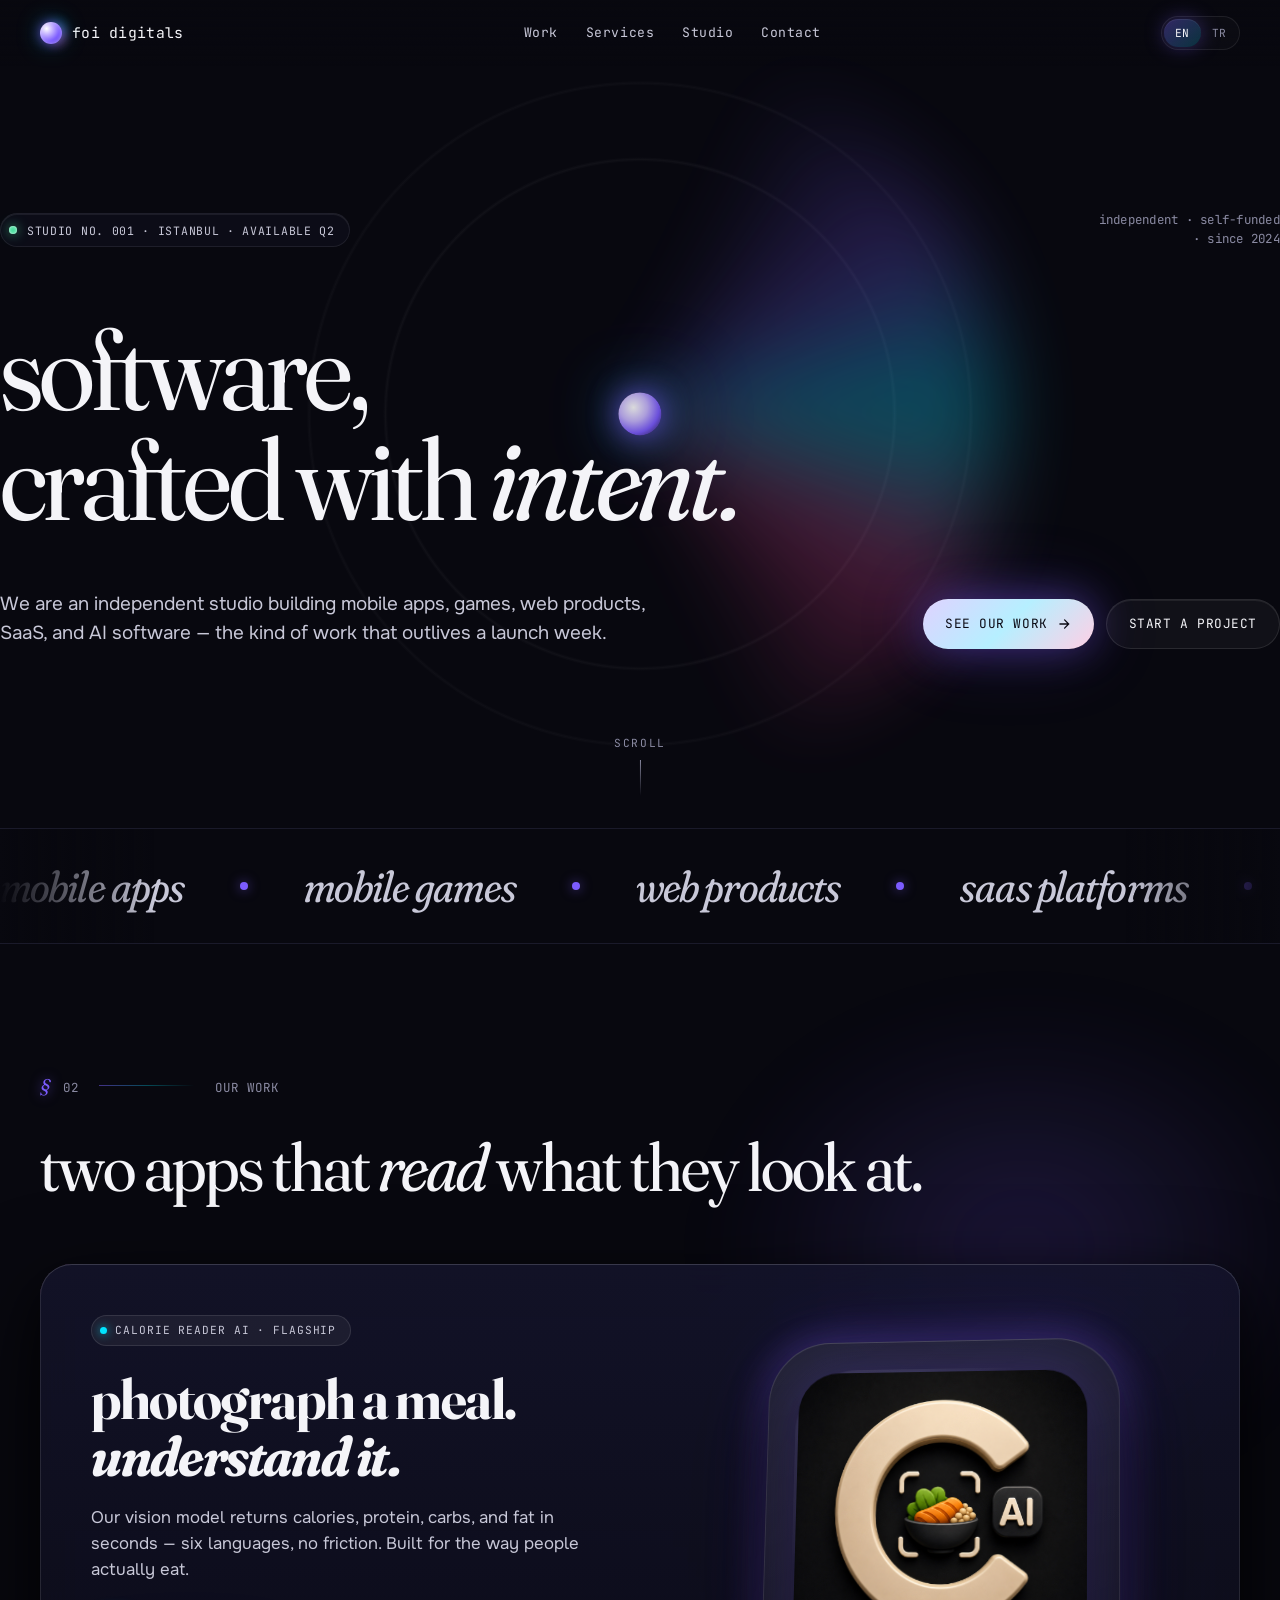
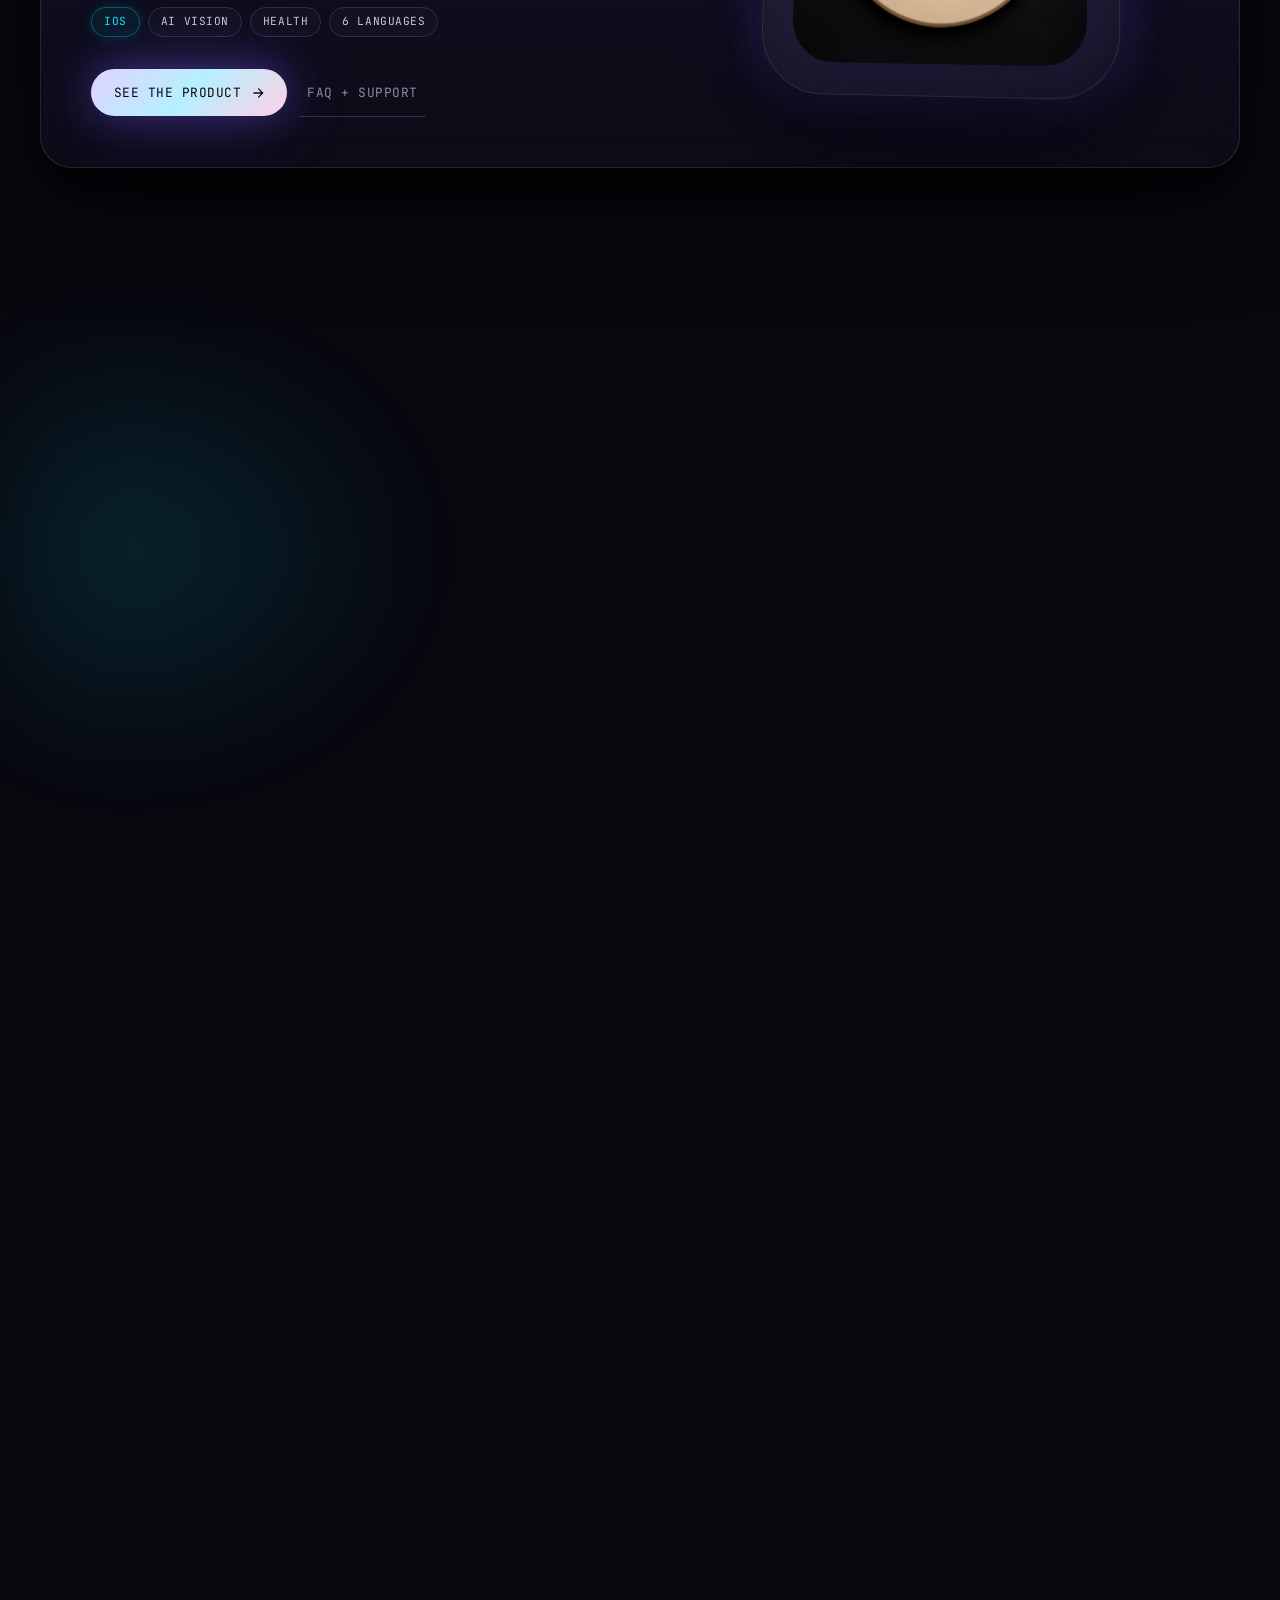
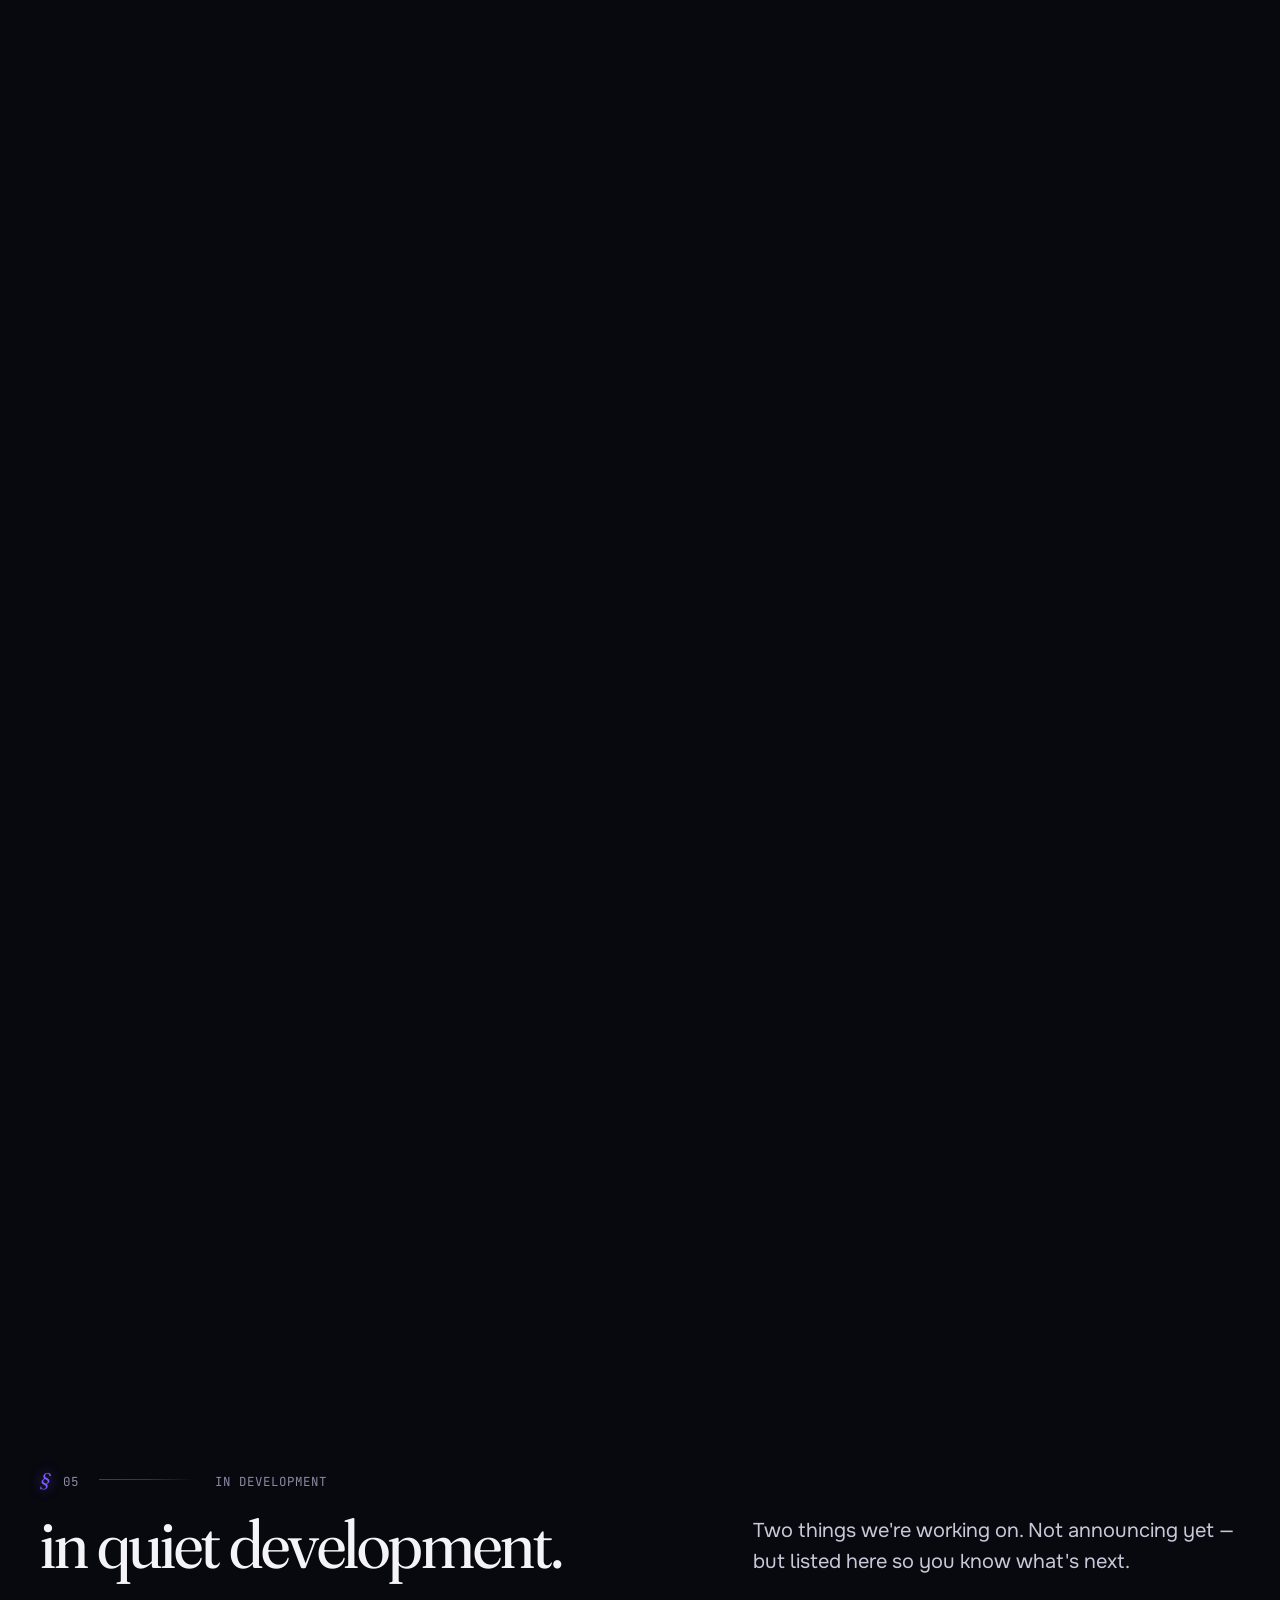
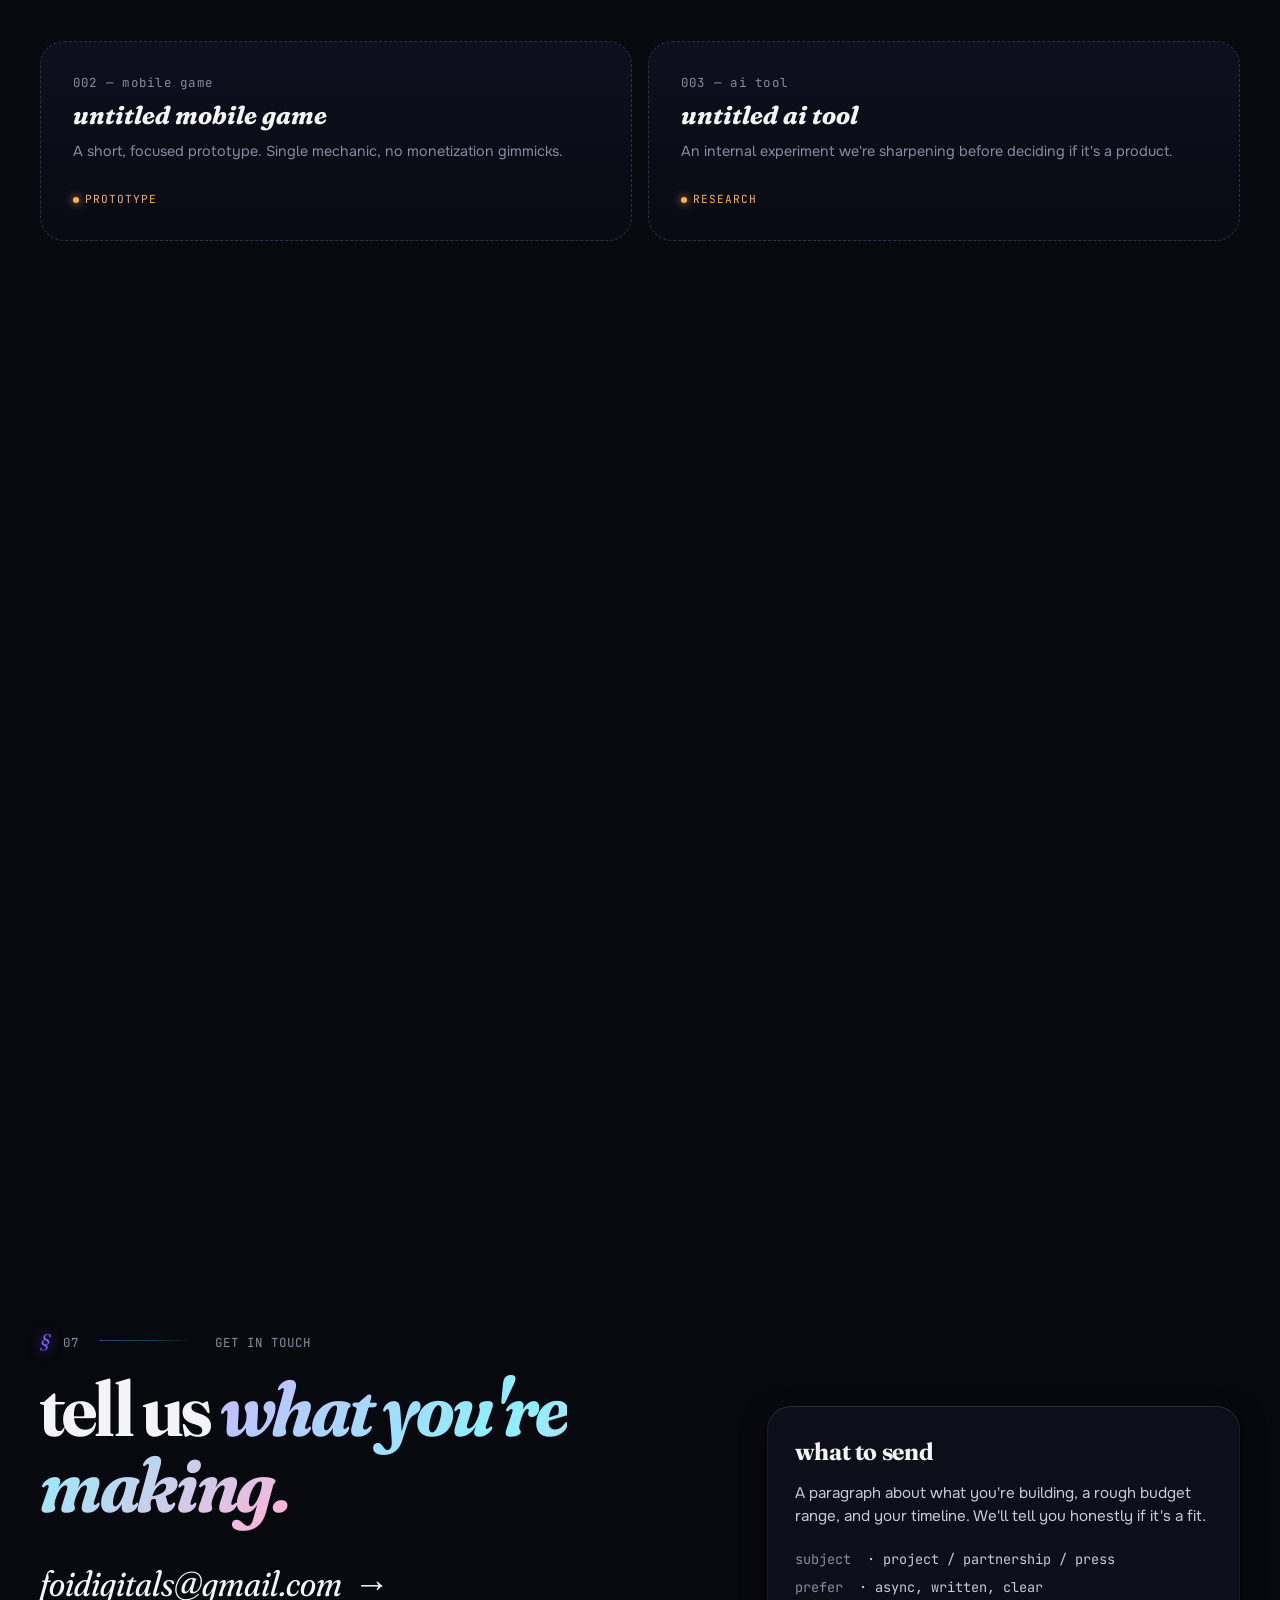
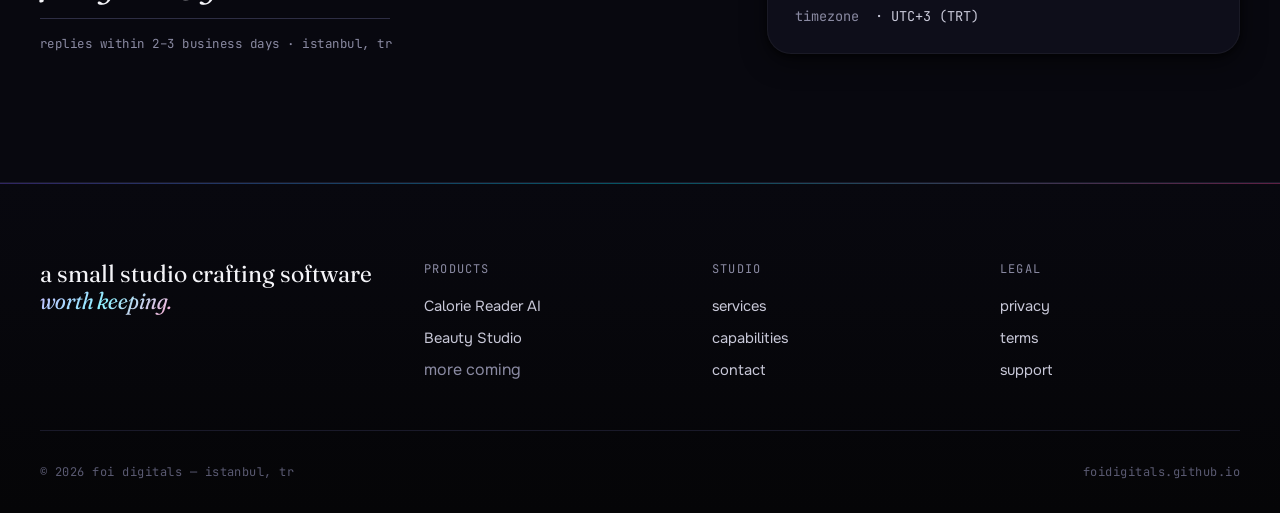
<file: index.html>
<!DOCTYPE html>
<html lang="en" data-i18n-title="meta.siteTitle" data-i18n-desc="meta.siteDesc">
<head>
  <meta charset="UTF-8" />
  <meta name="viewport" content="width=device-width, initial-scale=1, viewport-fit=cover" />
  <title>Foi Digitals — software, crafted with intent</title>
  <meta name="description" content="Foi Digitals is an independent studio crafting mobile apps, mobile games, web apps, SaaS, and AI software." />
  <meta name="theme-color" content="#08080F" />

  <meta property="og:title" content="Foi Digitals — software, crafted with intent" />
  <meta property="og:description" content="An independent studio crafting mobile apps, games, web apps, SaaS, and AI software." />
  <meta property="og:type" content="website" />
  <meta property="og:url" content="https://foidigitals.github.io/" />

  <link rel="preconnect" href="https://fonts.googleapis.com" />
  <link rel="preconnect" href="https://fonts.gstatic.com" crossorigin />
  <link
    rel="stylesheet"
    href="https://fonts.googleapis.com/css2?family=Fraunces:ital,opsz,wght,SOFT,WONK@0,9..144,300..700,30..100,0..1;1,9..144,300..700,30..100,0..1&family=JetBrains+Mono:wght@400;500&family=Onest:wght@400;500;600;700&display=swap"
  />
  <link rel="stylesheet" href="assets/styles.css" />
  <link rel="icon" type="image/png" href="assets/images/calorie-reader-ai.png" />
</head>

<body>
  <!-- HEADER -->
  <header class="site-header" id="siteHeader">
    <div class="container">
      <a href="index.html" class="brand" aria-label="Foi Digitals — home">
        <span class="brand-mark" aria-hidden="true"></span>
        <span>foi digitals</span>
      </a>

      <nav class="site-nav" aria-label="Primary">
        <a href="#work"><span data-i18n="nav.work">work</span></a>
        <a href="#services"><span data-i18n="nav.services">services</span></a>
        <a href="#studio"><span data-i18n="nav.studio">studio</span></a>
        <a href="#contact"><span data-i18n="nav.contact">contact</span></a>
      </nav>

      <div class="header-right">
        <div class="lang-toggle" role="group" aria-label="Language">
          <button type="button" class="lang-btn" data-lang="en" aria-pressed="false">EN</button>
          <button type="button" class="lang-btn" data-lang="tr" aria-pressed="false">TR</button>
        </div>

        <button class="menu-btn" type="button" aria-label="Toggle menu" aria-expanded="false" id="menuBtn">
          <svg viewBox="0 0 24 24" fill="none" stroke="currentColor" stroke-width="1.7" stroke-linecap="round"><path d="M4 7h16M4 12h16M4 17h16"/></svg>
        </button>
      </div>
    </div>
  </header>

  <!-- MOBILE DRAWER -->
  <div class="mobile-drawer" id="mobileDrawer" aria-hidden="true">
    <button class="close" type="button" aria-label="Close menu" id="closeMenuBtn">
      <svg width="18" height="18" viewBox="0 0 24 24" fill="none" stroke="currentColor" stroke-width="1.7" stroke-linecap="round"><path d="M6 6l12 12M18 6L6 18"/></svg>
    </button>
    <a href="#work" data-i18n="nav.work">work</a>
    <a href="#services" data-i18n="nav.services">services</a>
    <a href="#studio" data-i18n="nav.studio">studio</a>
    <a href="#contact" data-i18n="nav.contact">contact</a>
    <a href="support.html" data-i18n="nav.support">support</a>
  </div>

  <main>
    <!-- HERO -->
    <section class="hero" id="hero">
      <div class="compass" aria-hidden="true">
        <div class="compass-rings"></div>
        <div class="compass-beam"></div>
        <div class="compass-core"></div>
      </div>

      <div class="container">
        <div class="hero-top">
          <span class="hero-tag">
            <span class="orb" aria-hidden="true"></span>
            <span data-i18n="hero.tag">studio no. 001 · istanbul · available q2</span>
          </span>
          <p class="hero-side" data-i18n="hero.side">independent · self-funded · since 2024</p>
        </div>

        <h1 class="h-hero hero-title" data-i18n-html="hero.titleHtml">software,<br>crafted with <em>intent.</em></h1>

        <div class="hero-bottom">
          <p class="hero-lede" data-i18n="hero.lede">
            We are an independent studio building mobile apps, games, web products, SaaS, and AI software — the kind of work that outlives a launch week.
          </p>
          <div class="hero-cta-row">
            <a href="#work" class="btn btn-primary">
              <span data-i18n="hero.ctaWork">see our work</span>
              <svg viewBox="0 0 24 24" fill="none" stroke="currentColor" stroke-width="2.2" stroke-linecap="round"><path d="M5 12h14M13 5l7 7-7 7"/></svg>
            </a>
            <a href="#contact" class="btn btn-secondary">
              <span data-i18n="hero.ctaProject">start a project</span>
            </a>
          </div>
        </div>
      </div>

      <div class="hero-scroll-cue" aria-hidden="true">
        <span data-i18n="hero.scroll">scroll</span>
      </div>
    </section>

    <!-- MARQUEE -->
    <section class="marquee" aria-hidden="true">
      <div class="marquee-track">
        <span class="marquee-item" data-i18n="marquee.1">mobile apps</span>
        <span class="marquee-dot"></span>
        <span class="marquee-item" data-i18n="marquee.2">mobile games</span>
        <span class="marquee-dot"></span>
        <span class="marquee-item" data-i18n="marquee.3">web products</span>
        <span class="marquee-dot"></span>
        <span class="marquee-item" data-i18n="marquee.4">saas platforms</span>
        <span class="marquee-dot"></span>
        <span class="marquee-item" data-i18n="marquee.5">ai software</span>
        <span class="marquee-dot"></span>
        <span class="marquee-item is-accent" data-i18n="marquee.accent">made with care</span>
        <span class="marquee-dot"></span>
        <!-- duplicate for seamless loop -->
        <span class="marquee-item" data-i18n="marquee.1">mobile apps</span>
        <span class="marquee-dot"></span>
        <span class="marquee-item" data-i18n="marquee.2">mobile games</span>
        <span class="marquee-dot"></span>
        <span class="marquee-item" data-i18n="marquee.3">web products</span>
        <span class="marquee-dot"></span>
        <span class="marquee-item" data-i18n="marquee.4">saas platforms</span>
        <span class="marquee-dot"></span>
        <span class="marquee-item" data-i18n="marquee.5">ai software</span>
        <span class="marquee-dot"></span>
        <span class="marquee-item is-accent" data-i18n="marquee.accent">made with care</span>
        <span class="marquee-dot"></span>
      </div>
    </section>

    <!-- FEATURED WORK -->
    <section class="section featured" id="work">
      <div class="featured-bg" aria-hidden="true"></div>
      <div class="container">
        <header class="section-head reveal">
          <p class="section-id"><span>02</span><span class="rule"></span><span data-i18n="featured.id">our work</span></p>
          <h2 class="h-display" data-i18n-html="featured.heading">two apps that <em>read</em> what they look at.</h2>
        </header>

        <article class="featured-card reveal r-delay-1">
          <div class="featured-inner">
            <div>
              <span class="featured-pill">
                <span class="orb" aria-hidden="true"></span>
                <span data-i18n="featured.pill">calorie reader ai · flagship</span>
              </span>
              <h3 class="featured-title" data-i18n-html="featured.title">photograph a meal. <em>understand it.</em></h3>
              <p class="featured-desc" data-i18n="featured.desc">
                Our vision model returns calories, protein, carbs, and fat in seconds — six languages, no friction. Built for the way people actually eat.
              </p>
              <div class="featured-tags">
                <span class="tag is-accent">iOS</span>
                <span class="tag" data-i18n="featured.tag2">AI vision</span>
                <span class="tag" data-i18n="featured.tag3">health</span>
                <span class="tag" data-i18n="featured.tag4">6 languages</span>
              </div>
              <div class="featured-actions">
                <a href="apps/calorie-reader-ai/index.html" class="btn btn-primary">
                  <span data-i18n="featured.ctaPrimary">see the product</span>
                  <svg viewBox="0 0 24 24" fill="none" stroke="currentColor" stroke-width="2.2" stroke-linecap="round"><path d="M5 12h14M13 5l7 7-7 7"/></svg>
                </a>
                <a href="apps/calorie-reader-ai/support.html" class="btn-ghost btn" data-i18n="featured.ctaGhost">faq + support</a>
              </div>
            </div>
            <div class="featured-visual" data-tilt>
              <div class="featured-logo" id="featuredLogo">
                <img src="assets/images/calorie-reader-ai.png" alt="Calorie Reader AI app icon" />
              </div>
            </div>
          </div>
        </article>

        <article class="featured-card reveal r-delay-2" style="margin-top: 1.5rem;">
          <div class="featured-inner">
            <div>
              <span class="featured-pill">
                <span class="orb" aria-hidden="true"></span>
                <span data-i18n="featured2.pill">beauty studio · photo editor</span>
              </span>
              <h3 class="featured-title" data-i18n-html="featured2.title">edit a photo. <em>style your face.</em></h3>
              <p class="featured-desc" data-i18n="featured2.desc">A full photo editor with filters, effects, text and stickers, and no watermark. Plus 92 analyses of face, color, hair and makeup, with try-ons rendered on your own photo before you commit to anything.</p>
              <div class="featured-tags">
                <span class="tag is-accent">iOS · Android</span>
                <span class="tag" data-i18n="featured2.tag2">AI vision</span>
                <span class="tag" data-i18n="featured2.tag3">photo &amp; video</span>
                <span class="tag" data-i18n="featured2.tag4">9 languages</span>
              </div>
              <div class="featured-actions">
                <a href="apps/beauty-studio/index.html" class="btn btn-primary">
                  <span data-i18n="featured.ctaPrimary">see the product</span>
                  <svg viewBox="0 0 24 24" fill="none" stroke="currentColor" stroke-width="2.2" stroke-linecap="round"><path d="M5 12h14M13 5l7 7-7 7"/></svg>
                </a>
                <a href="apps/beauty-studio/support.html" class="btn-ghost btn" data-i18n="featured.ctaGhost">faq + support</a>
              </div>
            </div>
            <div class="featured-visual" data-tilt>
              <div class="featured-logo">
                <img src="assets/images/beauty-studio.png" alt="Beauty Studio: Photo Editor app icon" />
              </div>
            </div>
          </div>
        </article>
      </div>
    </section>

    <!-- CAPABILITIES (BENTO) -->
    <section class="section" id="studio">
      <div class="container">
        <header class="section-head section-head--row reveal">
          <div>
            <p class="section-id"><span>03</span><span class="rule"></span><span data-i18n="cap.id">the studio</span></p>
            <h2 class="h-display" data-i18n-html="cap.heading">five disciplines, <em>one studio.</em></h2>
          </div>
          <p class="lede" data-i18n="cap.lede">
            We move deliberately between disciplines so each product feels considered, not assembled. Few things, made well.
          </p>
        </header>

        <div class="bento">
          <article class="bento-card b-1 reveal">
            <div>
              <svg class="bento-icon" viewBox="0 0 32 32" fill="none" stroke="currentColor" stroke-width="1.4" stroke-linecap="round" stroke-linejoin="round">
                <rect x="9" y="3" width="14" height="26" rx="3.5"/>
                <path d="M14 25.5h4"/>
                <path d="M13 7h6" opacity=".5"/>
              </svg>
              <span class="bento-num">01 / mobile</span>
              <h3 class="bento-card-title" data-i18n="cap.mobile.title">mobile apps.</h3>
            </div>
            <p class="bento-card-desc" data-i18n="cap.mobile.desc">
              iOS and Android consumer apps with calm interfaces, native feel, and shipping discipline. SwiftUI, Kotlin, React Native.
            </p>
          </article>

          <article class="bento-card b-2 reveal r-delay-1">
            <svg class="bento-icon" viewBox="0 0 32 32" fill="none" stroke="currentColor" stroke-width="1.4" stroke-linecap="round" stroke-linejoin="round">
              <rect x="3" y="9" width="26" height="15" rx="5"/>
              <path d="M10 16v4M8 18h4"/>
              <circle cx="21" cy="16" r="1"/>
              <circle cx="25" cy="18" r="1"/>
              <circle cx="23" cy="20" r="1"/>
            </svg>
            <div>
              <span class="bento-num">02 / games</span>
              <h3 class="bento-card-title" data-i18n="cap.games.title">mobile games.</h3>
              <p class="bento-card-desc" data-i18n="cap.games.desc">Short, focused mechanics. No dark patterns.</p>
            </div>
          </article>

          <article class="bento-card b-3 reveal r-delay-2">
            <svg class="bento-icon" viewBox="0 0 32 32" fill="none" stroke="currentColor" stroke-width="1.4" stroke-linecap="round" stroke-linejoin="round">
              <circle cx="16" cy="16" r="13"/>
              <path d="M3 16h26"/>
              <path d="M16 3a18 18 0 010 26M16 3a18 18 0 000 26"/>
            </svg>
            <div>
              <span class="bento-num">03 / web</span>
              <h3 class="bento-card-title" data-i18n="cap.web.title">web products.</h3>
              <p class="bento-card-desc" data-i18n="cap.web.desc">Marketing sites, dashboards, web apps. Fast & accessible.</p>
            </div>
          </article>

          <article class="bento-card b-4 reveal">
            <svg class="bento-icon" viewBox="0 0 32 32" fill="none" stroke="currentColor" stroke-width="1.4" stroke-linecap="round" stroke-linejoin="round">
              <rect x="4" y="6" width="24" height="14" rx="2"/>
              <path d="M4 11h24"/>
              <path d="M9 25h14M16 20v5"/>
            </svg>
            <div>
              <span class="bento-num">04 / saas</span>
              <h3 class="bento-card-title" data-i18n="cap.saas.title">saas.</h3>
              <p class="bento-card-desc" data-i18n="cap.saas.desc">Internal tools, B2B platforms, billing, auth.</p>
            </div>
          </article>

          <article class="bento-card b-5 reveal r-delay-1">
            <svg class="bento-icon" viewBox="0 0 32 32" fill="none" stroke="currentColor" stroke-width="1.4" stroke-linecap="round" stroke-linejoin="round">
              <path d="M16 4l2.4 5.6L24 12l-5.6 2.4L16 20l-2.4-5.6L8 12l5.6-2.4z"/>
              <circle cx="25" cy="24" r="2.4"/>
              <circle cx="7" cy="25" r="1.4"/>
            </svg>
            <div>
              <span class="bento-num">05 / ai</span>
              <h3 class="bento-card-title" data-i18n="cap.ai.title">ai software.</h3>
              <p class="bento-card-desc" data-i18n="cap.ai.desc">LLM apps, vision pipelines, RAG, agents.</p>
            </div>
          </article>

          <article class="bento-card b-6 reveal r-delay-2">
            <svg class="bento-icon" viewBox="0 0 32 32" fill="none" stroke="currentColor" stroke-width="1.4" stroke-linecap="round" stroke-linejoin="round">
              <path d="M6 16c2-4 6-6 10-6s8 2 10 6-6 6-10 6-8-2-10-6z"/>
              <circle cx="16" cy="16" r="2"/>
            </svg>
            <div>
              <span class="bento-num">+ / approach</span>
              <h3 class="bento-card-title"><em data-i18n="cap.custom.title">custom programs.</em></h3>
              <p class="bento-card-desc" data-i18n="cap.custom.desc">Bespoke tools and one-off systems built for a specific job.</p>
            </div>
          </article>
        </div>
      </div>
    </section>

    <!-- WORK WITH US — SERVICES -->
    <section class="section services" id="services">
      <div class="container">
        <header class="section-head section-head--row reveal">
          <div>
            <p class="section-id"><span>04</span><span class="rule"></span><span data-i18n="svc.id">work with us</span></p>
            <h2 class="h-display" data-i18n-html="svc.heading">have a project? <em>we'll build it.</em></h2>
          </div>
          <p class="lede" data-i18n="svc.lede">
            Engagement models that fit how small teams actually ship. From a discovery sprint to a full product partnership.
          </p>
        </header>

        <div class="services-grid">
          <article class="service-card s-mobile reveal">
            <span class="num">01 — discovery sprint</span>
            <h3 data-i18n="svc.1.title">two-week discovery.</h3>
            <p data-i18n="svc.1.desc">A fixed-scope sprint to validate an idea. Wireframes, technical scoping, and a build estimate at the end.</p>
            <div class="tags">
              <span data-i18n="svc.1.tag1">fixed scope</span>
              <span data-i18n="svc.1.tag2">2 weeks</span>
              <span data-i18n="svc.1.tag3">deliverables</span>
            </div>
          </article>

          <article class="service-card s-web reveal r-delay-1">
            <span class="num">02 — build & ship</span>
            <h3 data-i18n="svc.2.title">end-to-end build.</h3>
            <p data-i18n="svc.2.desc">From zero to App Store / production. Design, engineering, infrastructure, and release. Best for a single product MVP.</p>
            <div class="tags">
              <span data-i18n="svc.2.tag1">design + engineering</span>
              <span data-i18n="svc.2.tag2">6–16 weeks</span>
            </div>
          </article>

          <article class="service-card s-saas reveal r-delay-2">
            <span class="num">03 — partnership</span>
            <h3 data-i18n="svc.3.title">ongoing partnership.</h3>
            <p data-i18n="svc.3.desc">An embedded studio for product teams that need consistent shipping over multiple quarters. Monthly cadence.</p>
            <div class="tags">
              <span data-i18n="svc.3.tag1">retainer</span>
              <span data-i18n="svc.3.tag2">quarterly review</span>
            </div>
          </article>

          <article class="service-card s-ai reveal">
            <span class="num">04 — ai integration</span>
            <h3 data-i18n="svc.4.title">ai retrofit.</h3>
            <p data-i18n="svc.4.desc">Add vision, language, or agent capability to an existing product. Includes model selection, eval, and integration.</p>
            <div class="tags">
              <span data-i18n="svc.4.tag1">LLM + vision</span>
              <span data-i18n="svc.4.tag2">eval framework</span>
            </div>
          </article>

          <article class="service-card s-games reveal r-delay-1">
            <span class="num">05 — game prototype</span>
            <h3 data-i18n="svc.5.title">game prototype.</h3>
            <p data-i18n="svc.5.desc">A short, focused prototype to test a single mechanic on real devices. Unity or native.</p>
            <div class="tags">
              <span data-i18n="svc.5.tag1">mechanic-first</span>
              <span data-i18n="svc.5.tag2">3–6 weeks</span>
            </div>
          </article>

          <article class="service-card s-custom reveal r-delay-2">
            <span class="num">06 — custom</span>
            <h3 data-i18n="svc.6.title">tell us what you need.</h3>
            <p data-i18n="svc.6.desc">Internal tools, automations, one-off systems. If it's software, we've probably built something like it.</p>
            <div class="tags">
              <span data-i18n="svc.6.tag1">scoped per engagement</span>
            </div>
          </article>
        </div>
      </div>
    </section>

    <!-- NEXT FROM THE STUDIO -->
    <section class="section">
      <div class="container">
        <header class="section-head section-head--row reveal">
          <div>
            <p class="section-id"><span>05</span><span class="rule"></span><span data-i18n="next.id">in development</span></p>
            <h2 class="h-display" data-i18n="next.heading">in quiet development.</h2>
          </div>
          <p class="lede" data-i18n="next.lede">
            Two things we're working on. Not announcing yet — but listed here so you know what's next.
          </p>
        </header>

        <div class="next-grid">
          <article class="next-card reveal">
            <span class="num">002 — mobile game</span>
            <h3 data-i18n="next.1.title">untitled mobile game</h3>
            <p data-i18n="next.1.desc">A short, focused prototype. Single mechanic, no monetization gimmicks.</p>
            <span class="status" data-i18n="next.1.status">prototype</span>
          </article>

          <article class="next-card reveal r-delay-1">
            <span class="num">003 — ai tool</span>
            <h3 data-i18n="next.2.title">untitled ai tool</h3>
            <p data-i18n="next.2.desc">An internal experiment we're sharpening before deciding if it's a product.</p>
            <span class="status" data-i18n="next.2.status">research</span>
          </article>
        </div>
      </div>
    </section>

    <!-- HOW WE WORK -->
    <section class="section">
      <div class="container">
        <header class="section-head reveal">
          <p class="section-id"><span>06</span><span class="rule"></span><span data-i18n="philos.id">how we work</span></p>
          <h2 class="h-display" data-i18n="philos.heading">three things we hold to.</h2>
        </header>

        <div class="philos-list">
          <div class="philos-row reveal">
            <span class="philos-num">i</span>
            <h3 class="philos-statement" data-i18n-html="philos.1.title">few things, <em>made well.</em></h3>
            <p class="philos-body" data-i18n="philos.1.body">Cadence over volume. We'd rather ship one product that lasts five years than ten that don't.</p>
          </div>
          <div class="philos-row reveal r-delay-1">
            <span class="philos-num">ii</span>
            <h3 class="philos-statement" data-i18n-html="philos.2.title">calm by <em>default.</em></h3>
            <p class="philos-body" data-i18n="philos.2.body">No dark patterns, no manufactured urgency. The product should respect the person using it.</p>
          </div>
          <div class="philos-row reveal r-delay-2">
            <span class="philos-num">iii</span>
            <h3 class="philos-statement" data-i18n-html="philos.3.title">independent and <em>patient.</em></h3>
            <p class="philos-body" data-i18n="philos.3.body">Self-funded. Small team. We take the time the work needs.</p>
          </div>
        </div>
      </div>
    </section>

    <!-- CONTACT -->
    <section class="section contact" id="contact">
      <div class="container">
        <div class="contact-grid">
          <div class="reveal">
            <p class="section-id"><span>07</span><span class="rule"></span><span data-i18n="contact.id">get in touch</span></p>
            <h2 class="contact-title" data-i18n-html="contact.title">tell us <em>what you're making.</em></h2>
            <a class="contact-email" href="mailto:foidigitals@gmail.com">foidigitals@gmail.com</a>
            <p class="contact-meta" data-i18n="contact.meta">replies within 2–3 business days · istanbul, tr</p>
          </div>

          <aside class="contact-side reveal r-delay-1">
            <h4 data-i18n="contact.side.title">what to send</h4>
            <p data-i18n="contact.side.body">A paragraph about what you're building, a rough budget range, and your timeline. We'll tell you honestly if it's a fit.</p>
            <ul>
              <li><span data-i18n="contact.side.l1">subject</span> · project / partnership / press</li>
              <li><span data-i18n="contact.side.l2">prefer</span> · async, written, clear</li>
              <li><span data-i18n="contact.side.l3">timezone</span> · UTC+3 (TRT)</li>
            </ul>
          </aside>
        </div>
      </div>
    </section>
  </main>

  <!-- FOOTER -->
  <footer class="site-footer">
    <div class="container">
      <div class="footer-top">
        <p class="footer-statement" data-i18n-html="footer.statement">a small studio crafting software <em>worth keeping.</em></p>

        <div class="footer-col">
          <h4 data-i18n="footer.col.products">products</h4>
          <ul>
            <li><a href="apps/calorie-reader-ai/index.html" data-i18n="footer.link.calorie">Calorie Reader AI</a></li>
            <li><a href="apps/beauty-studio/index.html" data-i18n="footer.link.beauty">Beauty Studio</a></li>
            <li><span class="text-muted" data-i18n="footer.link.more">more coming</span></li>
          </ul>
        </div>
        <div class="footer-col">
          <h4 data-i18n="footer.col.studio">studio</h4>
          <ul>
            <li><a href="#services" data-i18n="footer.link.services">services</a></li>
            <li><a href="#studio" data-i18n="footer.link.capabilities">capabilities</a></li>
            <li><a href="#contact" data-i18n="footer.link.contact">contact</a></li>
          </ul>
        </div>
        <div class="footer-col">
          <h4 data-i18n="footer.col.legal">legal</h4>
          <ul>
            <li><a href="privacy.html" data-i18n="footer.link.privacy">privacy</a></li>
            <li><a href="terms.html" data-i18n="footer.link.terms">terms</a></li>
            <li><a href="support.html" data-i18n="footer.link.support">support</a></li>
          </ul>
        </div>
      </div>

      <div class="footer-bottom">
        <span data-i18n="footer.copyright">© 2026 foi digitals — istanbul, tr</span>
        <span>foidigitals.github.io</span>
      </div>
    </div>
  </footer>

  <script src="assets/i18n.js"></script>
  <script src="assets/main.js"></script>
</body>
</html>
</file>
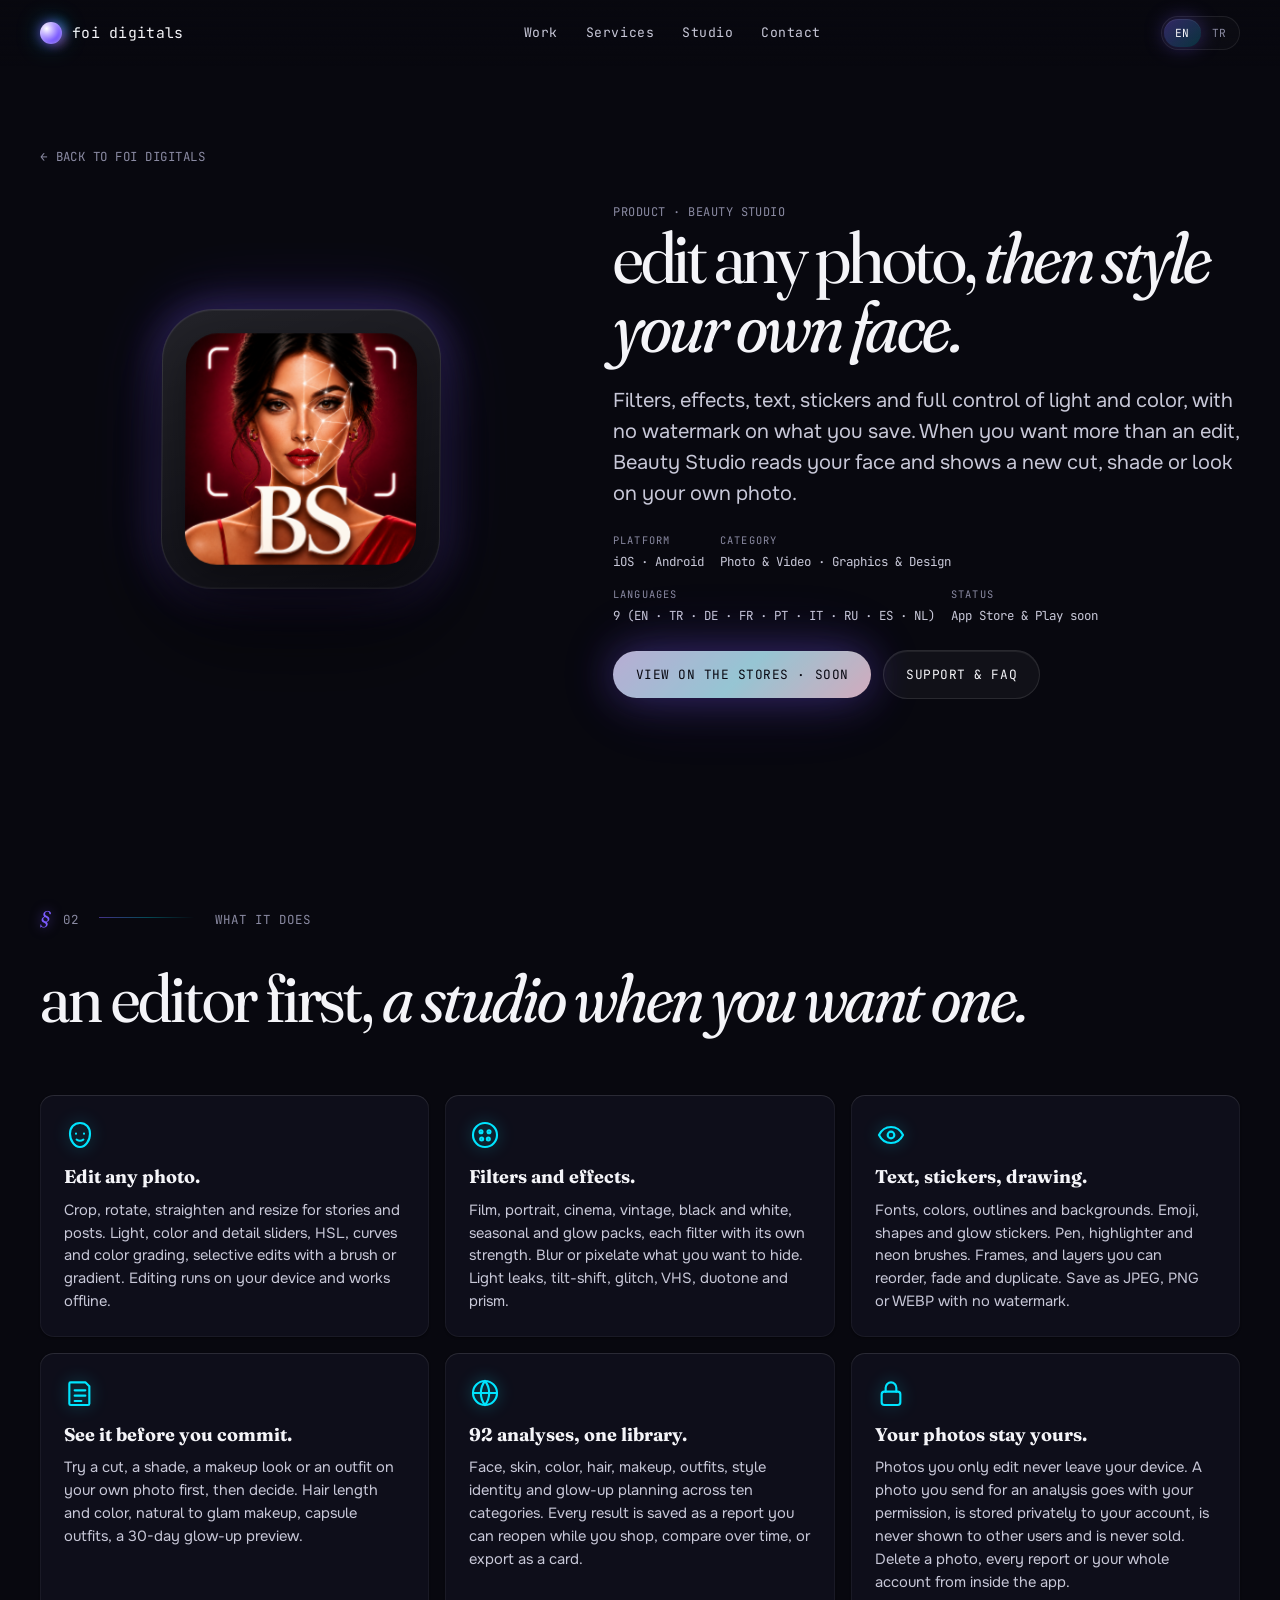
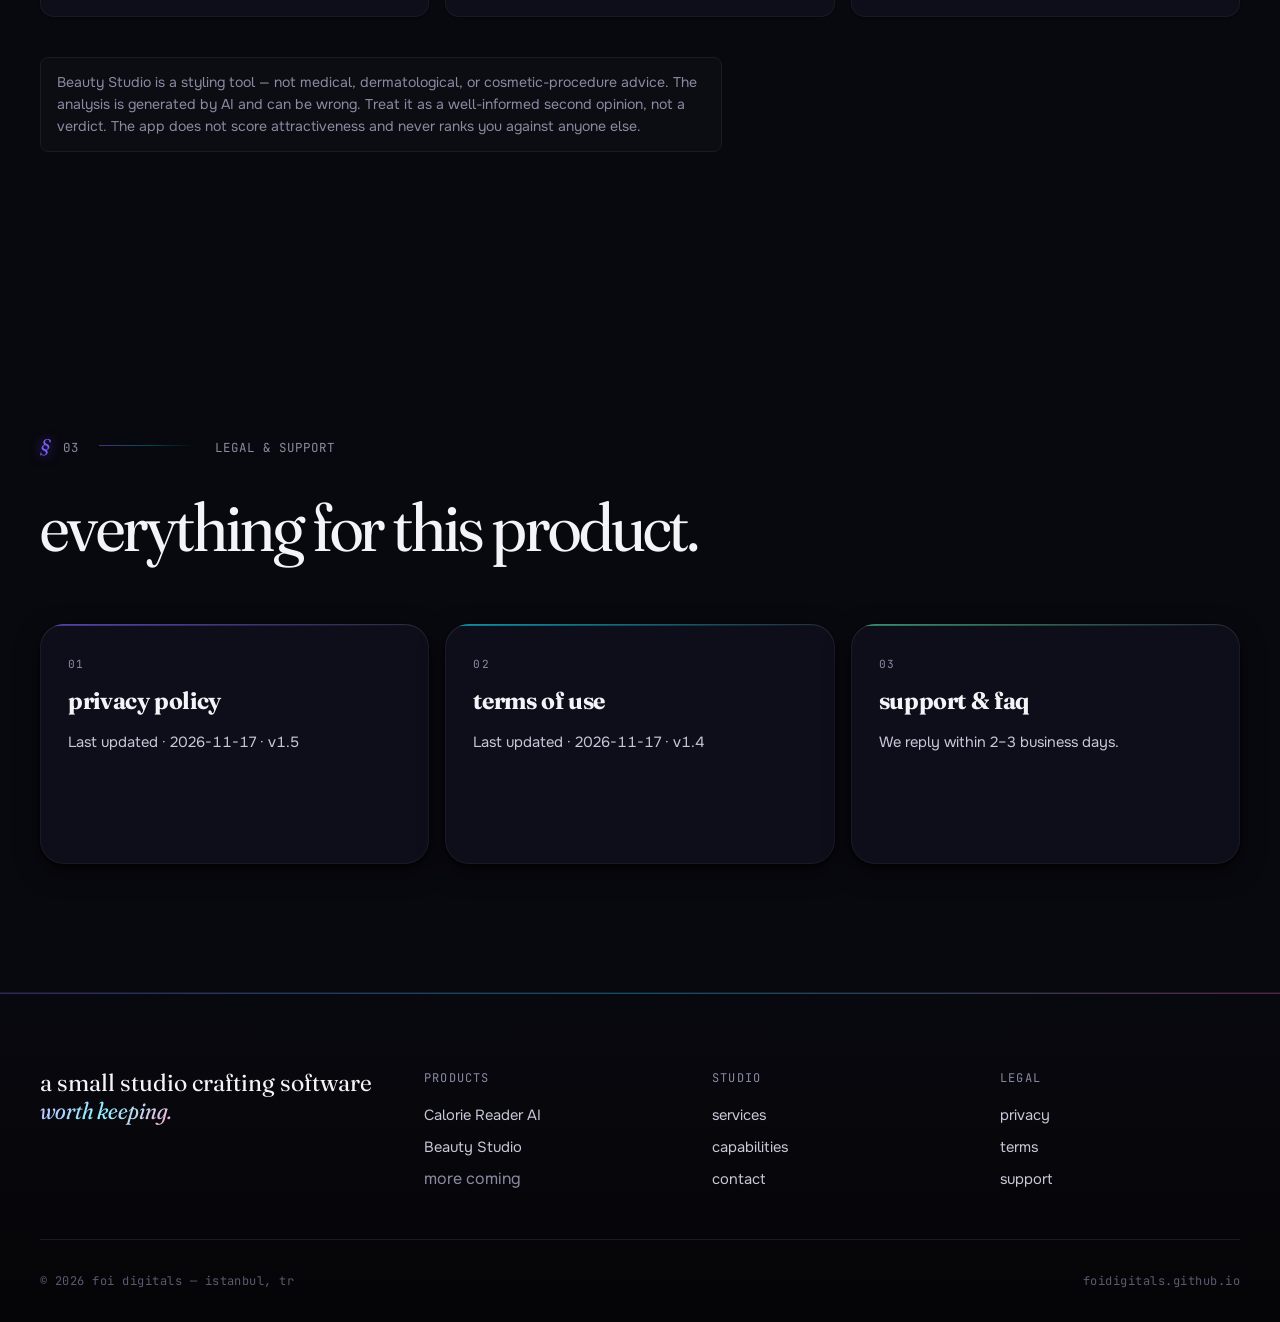
<file: apps/beauty-studio/index.html>
<!DOCTYPE html>
<html lang="en" data-i18n-title="meta.appBeautyTitle" data-i18n-desc="meta.appBeautyDesc">
<head>
  <meta charset="UTF-8" />
  <meta name="viewport" content="width=device-width, initial-scale=1, viewport-fit=cover" />
  <title>Beauty Studio: Photo Editor — Foi Digitals</title>
  <meta name="description" content="Edit any photo with filters, effects, text and stickers, with no watermark. Then try a new cut or shade on your own face. By Foi Digitals." />
  <meta name="theme-color" content="#08080F" />

  <link rel="preconnect" href="https://fonts.googleapis.com" />
  <link rel="preconnect" href="https://fonts.gstatic.com" crossorigin />
  <link
    rel="stylesheet"
    href="https://fonts.googleapis.com/css2?family=Fraunces:ital,opsz,wght,SOFT,WONK@0,9..144,300..700,30..100,0..1;1,9..144,300..700,30..100,0..1&family=JetBrains+Mono:wght@400;500&family=Onest:wght@400;500;600;700&display=swap"
  />
  <link rel="stylesheet" href="../../assets/styles.css" />
  <link rel="icon" type="image/png" href="../../assets/images/beauty-studio.png" />
</head>

<body>
  <header class="site-header" id="siteHeader">
    <div class="container">
      <a href="../../index.html" class="brand" aria-label="Foi Digitals — home">
        <span class="brand-mark" aria-hidden="true"></span>
        <span>foi digitals</span>
      </a>
      <nav class="site-nav" aria-label="Primary">
        <a href="../../index.html#work"><span data-i18n="nav.work">work</span></a>
        <a href="../../index.html#services"><span data-i18n="nav.services">services</span></a>
        <a href="../../index.html#studio"><span data-i18n="nav.studio">studio</span></a>
        <a href="../../index.html#contact"><span data-i18n="nav.contact">contact</span></a>
      </nav>
      <div class="header-right">
        <div class="lang-toggle" role="group" aria-label="Language">
          <button type="button" class="lang-btn" data-lang="en" aria-pressed="false">EN</button>
          <button type="button" class="lang-btn" data-lang="tr" aria-pressed="false">TR</button>
        </div>
        <button class="menu-btn" type="button" aria-label="Toggle menu" aria-expanded="false" id="menuBtn">
          <svg viewBox="0 0 24 24" fill="none" stroke="currentColor" stroke-width="1.7" stroke-linecap="round"><path d="M4 7h16M4 12h16M4 17h16"/></svg>
        </button>
      </div>
    </div>
  </header>

  <div class="mobile-drawer" id="mobileDrawer" aria-hidden="true">
    <button class="close" type="button" aria-label="Close menu" id="closeMenuBtn">
      <svg width="18" height="18" viewBox="0 0 24 24" fill="none" stroke="currentColor" stroke-width="1.7" stroke-linecap="round"><path d="M6 6l12 12M18 6L6 18"/></svg>
    </button>
    <a href="../../index.html#work" data-i18n="nav.work">work</a>
    <a href="../../index.html#services" data-i18n="nav.services">services</a>
    <a href="../../index.html#studio" data-i18n="nav.studio">studio</a>
    <a href="../../index.html#contact" data-i18n="nav.contact">contact</a>
    <a href="../../support.html" data-i18n="nav.support">support</a>
  </div>

  <main>
    <section class="app-hero">
      <div class="container">
        <a href="../../index.html" class="back-link" data-i18n="bs.back">back to foi digitals</a>

        <div class="app-hero-card">
          <div class="app-icon">
            <img src="../../assets/images/beauty-studio.png" alt="Beauty Studio: Photo Editor app icon" />
          </div>

          <div>
            <p class="eyebrow" data-i18n="bs.eyebrow">product · beauty studio</p>
            <h1 class="h-hero" data-i18n-html="bs.titleHtml" style="font-size: clamp(2.25rem, 6vw, 4.5rem); max-width: 16ch;">edit any photo, <em>then style your own face.</em></em></h1>
            <p class="lede" data-i18n="bs.desc" style="margin-top: 1.5rem; max-width: 56ch;">Filters, effects, text, stickers and full control of light and color, with no watermark on what you save. When you want more than an edit, Beauty Studio reads your face and shows a new cut, shade or look on your own photo.</p>

            <div class="app-meta">
              <div class="app-meta-item">
                <span data-i18n="bs.meta.platform">Platform</span>
                <span data-i18n="bs.meta.platformVal">iOS · Android</span>
              </div>
              <div class="app-meta-item">
                <span data-i18n="bs.meta.category">Category</span>
                <span data-i18n="bs.meta.categoryVal">Photo &amp; Video · Graphics &amp; Design</span>
              </div>
              <div class="app-meta-item">
                <span data-i18n="bs.meta.langs">Languages</span>
                <span data-i18n="bs.meta.langsVal">9 (EN · TR · DE · FR · PT · IT · RU · ES · NL)</span>
              </div>
              <div class="app-meta-item">
                <span data-i18n="bs.meta.size">Status</span>
                <span data-i18n="bs.meta.sizeVal">App Store &amp; Play soon</span>
              </div>
            </div>

            <div class="featured-actions" style="margin-top: 1.5rem;">
              <span class="btn btn-primary" style="cursor: default; opacity: .82;" data-i18n="bs.cta.primary">view on the stores · soon</span>
              <a href="support.html" class="btn btn-secondary" data-i18n="bs.cta.support">support &amp; faq</a>
            </div>
          </div>
        </div>
      </div>
    </section>

    <section class="section">
      <div class="container">
        <header class="section-head reveal">
          <p class="section-id"><span>02</span><span class="rule"></span><span data-i18n="bs.featuresId">what it does</span></p>
          <h2 class="h-display" data-i18n-html="bs.featuresHeading">an editor first, <em>a studio when you want one.</em></em> not a trend.</h2>
        </header>

        <div class="app-features">
          <article class="feature-card reveal">
            <svg class="icon" viewBox="0 0 24 24" fill="none" stroke="currentColor" stroke-width="1.6" stroke-linecap="round" stroke-linejoin="round">
              <path d="M12 3c4.5 0 7.5 3.4 7.5 8 0 5.2-3.4 10-7.5 10S4.5 16.2 4.5 11c0-4.6 3-8 7.5-8z"/>
              <path d="M9 11h.01M15 11h.01M9.5 15.5c1.6 1 3.4 1 5 0"/>
            </svg>
            <h3 data-i18n="bs.features.f1.title">Edit any photo.</h3>
            <p data-i18n="bs.features.f1.desc">Crop, rotate, straighten and resize for stories and posts. Light, color and detail sliders, HSL, curves and color grading, selective edits with a brush or gradient. Editing runs on your device and works offline.</p>
          </article>

          <article class="feature-card reveal r-delay-1">
            <svg class="icon" viewBox="0 0 24 24" fill="none" stroke="currentColor" stroke-width="1.6" stroke-linecap="round" stroke-linejoin="round">
              <circle cx="12" cy="12" r="9"/>
              <circle cx="9" cy="9.5" r="1.1"/><circle cx="15" cy="9.5" r="1.1"/><circle cx="9.5" cy="15" r="1.1"/><circle cx="14.5" cy="15" r="1.1"/>
            </svg>
            <h3 data-i18n="bs.features.f2.title">Filters and effects.</h3>
            <p data-i18n="bs.features.f2.desc">Film, portrait, cinema, vintage, black and white, seasonal and glow packs, each filter with its own strength. Blur or pixelate what you want to hide. Light leaks, tilt-shift, glitch, VHS, duotone and prism.</p>
          </article>

          <article class="feature-card reveal r-delay-2">
            <svg class="icon" viewBox="0 0 24 24" fill="none" stroke="currentColor" stroke-width="1.6" stroke-linecap="round" stroke-linejoin="round">
              <path d="M3 12c2-4 5-6 9-6s7 2 9 6c-2 4-5 6-9 6s-7-2-9-6z"/>
              <circle cx="12" cy="12" r="2.5"/>
            </svg>
            <h3 data-i18n="bs.features.f3.title">Text, stickers, drawing.</h3>
            <p data-i18n="bs.features.f3.desc">Fonts, colors, outlines and backgrounds. Emoji, shapes and glow stickers. Pen, highlighter and neon brushes. Frames, and layers you can reorder, fade and duplicate. Save as JPEG, PNG or WEBP with no watermark.</p>
          </article>

          <article class="feature-card reveal">
            <svg class="icon" viewBox="0 0 24 24" fill="none" stroke="currentColor" stroke-width="1.6" stroke-linecap="round" stroke-linejoin="round">
              <path d="M5 4h11l3 3v13a1 1 0 01-1 1H5a1 1 0 01-1-1V5a1 1 0 011-1z"/>
              <path d="M8 10h8M8 14h8M8 18h5"/>
            </svg>
            <h3 data-i18n="bs.features.f4.title">See it before you commit.</h3>
            <p data-i18n="bs.features.f4.desc">Try a cut, a shade, a makeup look or an outfit on your own photo first, then decide. Hair length and color, natural to glam makeup, capsule outfits, a 30-day glow-up preview.</p>
          </article>

          <article class="feature-card reveal r-delay-1">
            <svg class="icon" viewBox="0 0 24 24" fill="none" stroke="currentColor" stroke-width="1.6" stroke-linecap="round" stroke-linejoin="round">
              <circle cx="12" cy="12" r="9"/>
              <path d="M3 12h18M12 3a14.5 14.5 0 010 18M12 3a14.5 14.5 0 000 18"/>
            </svg>
            <h3 data-i18n="bs.features.f5.title">92 analyses, one library.</h3>
            <p data-i18n="bs.features.f5.desc">Face, skin, color, hair, makeup, outfits, style identity and glow-up planning across ten categories. Every result is saved as a report you can reopen while you shop, compare over time, or export as a card.</p>
          </article>

          <article class="feature-card reveal r-delay-2">
            <svg class="icon" viewBox="0 0 24 24" fill="none" stroke="currentColor" stroke-width="1.6" stroke-linecap="round" stroke-linejoin="round">
              <rect x="5" y="11" width="14" height="10" rx="2"/>
              <path d="M8 11V8a4 4 0 018 0v3"/>
            </svg>
            <h3 data-i18n="bs.features.f6.title">Your photos stay yours.</h3>
            <p data-i18n="bs.features.f6.desc">Photos you only edit never leave your device. A photo you send for an analysis goes with your permission, is stored privately to your account, is never shown to other users and is never sold. Delete a photo, every report or your whole account from inside the app.</p>
          </article>
        </div>

        <div class="longform-body" style="margin-top: 2.5rem; max-width: 62ch;">
          <p class="muted" data-i18n="bs.disclaimer">Beauty Studio is a styling tool — not medical, dermatological, or cosmetic-procedure advice. The analysis is generated by AI and can be wrong. Treat it as a well-informed second opinion, not a verdict. The app does not score attractiveness and never ranks you against anyone else.</p>
        </div>
      </div>
    </section>

    <section class="section">
      <div class="container">
        <header class="section-head reveal">
          <p class="section-id"><span>03</span><span class="rule"></span><span data-i18n="bs.pagesId">legal &amp; support</span></p>
          <h2 class="h-display" data-i18n="bs.pagesHeading">everything for this product.</h2>
        </header>

        <div class="services-grid">
          <a href="privacy.html" class="service-card s-mobile reveal" style="text-decoration: none;">
            <span class="num">01</span>
            <h3 data-i18n="bs.cta.privacy">privacy policy</h3>
            <p data-i18n="bsPrivacy.meta">Last updated · 2026-11-17 · v1.5</p>
          </a>
          <a href="terms.html" class="service-card s-web reveal r-delay-1" style="text-decoration: none;">
            <span class="num">02</span>
            <h3 data-i18n="bs.cta.terms">terms of use</h3>
            <p data-i18n="bsTerms.meta">Last updated · 2026-11-17 · v1.4</p>
          </a>
          <a href="support.html" class="service-card s-saas reveal r-delay-2" style="text-decoration: none;">
            <span class="num">03</span>
            <h3 data-i18n="bs.cta.support">support &amp; faq</h3>
            <p data-i18n="bsSupport.meta">We reply within 2–3 business days.</p>
          </a>
        </div>
      </div>
    </section>
  </main>

  <footer class="site-footer">
    <div class="container">
      <div class="footer-top">
        <p class="footer-statement" data-i18n-html="footer.statement">a small studio crafting software <em>worth keeping.</em></p>

        <div class="footer-col">
          <h4 data-i18n="footer.col.products">products</h4>
          <ul>
            <li><a href="../calorie-reader-ai/index.html" data-i18n="footer.link.calorie">Calorie Reader AI</a></li>
            <li><a href="index.html" data-i18n="footer.link.beauty">Beauty Studio</a></li>
            <li><span class="text-muted" data-i18n="footer.link.more">more coming</span></li>
          </ul>
        </div>
        <div class="footer-col">
          <h4 data-i18n="footer.col.studio">studio</h4>
          <ul>
            <li><a href="../../index.html#services" data-i18n="footer.link.services">services</a></li>
            <li><a href="../../index.html#studio" data-i18n="footer.link.capabilities">capabilities</a></li>
            <li><a href="../../index.html#contact" data-i18n="footer.link.contact">contact</a></li>
          </ul>
        </div>
        <div class="footer-col">
          <h4 data-i18n="footer.col.legal">legal</h4>
          <ul>
            <li><a href="privacy.html" data-i18n="footer.link.privacy">privacy</a></li>
            <li><a href="terms.html" data-i18n="footer.link.terms">terms</a></li>
            <li><a href="support.html" data-i18n="footer.link.support">support</a></li>
          </ul>
        </div>
      </div>
      <div class="footer-bottom">
        <span data-i18n="footer.copyright">© 2026 foi digitals — istanbul, tr</span>
        <span>foidigitals.github.io</span>
      </div>
    </div>
  </footer>

  <script src="../../assets/i18n.js"></script>
  <script src="../../assets/main.js"></script>
</body>
</html>
</file>
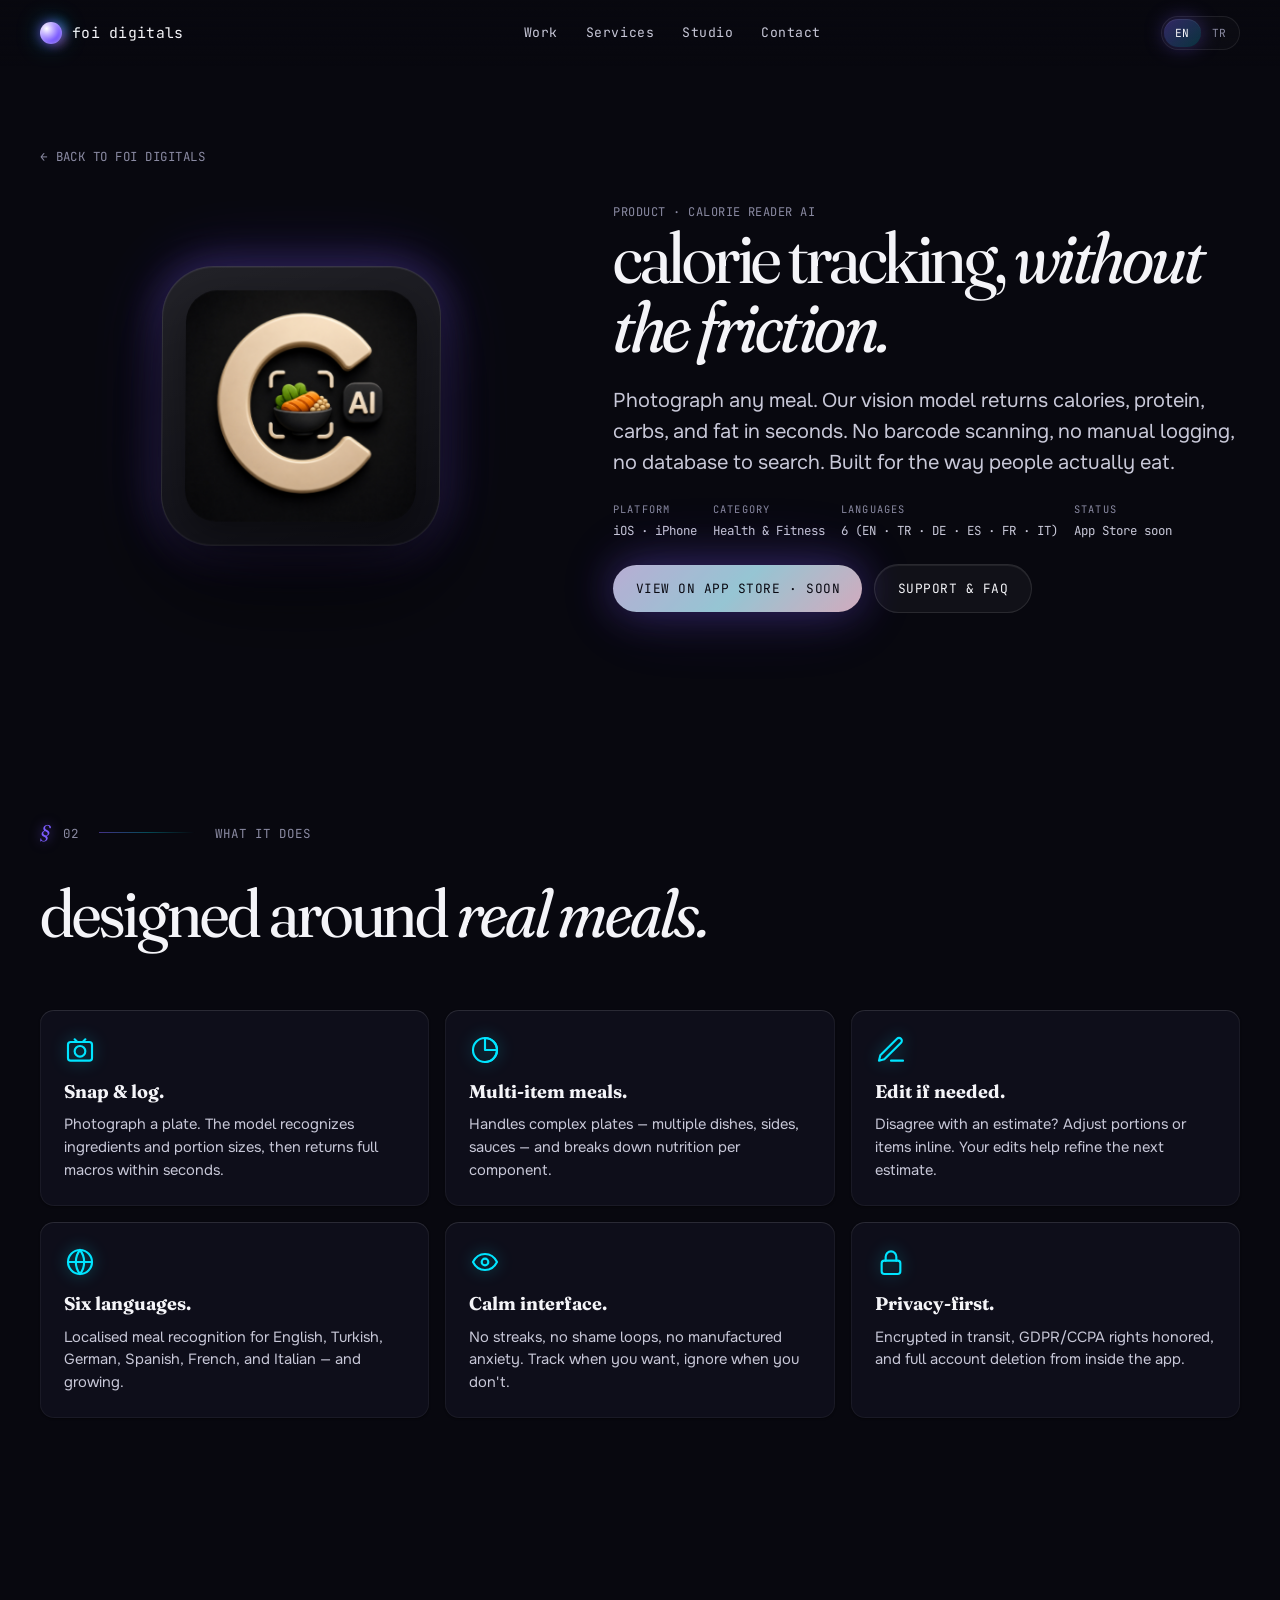
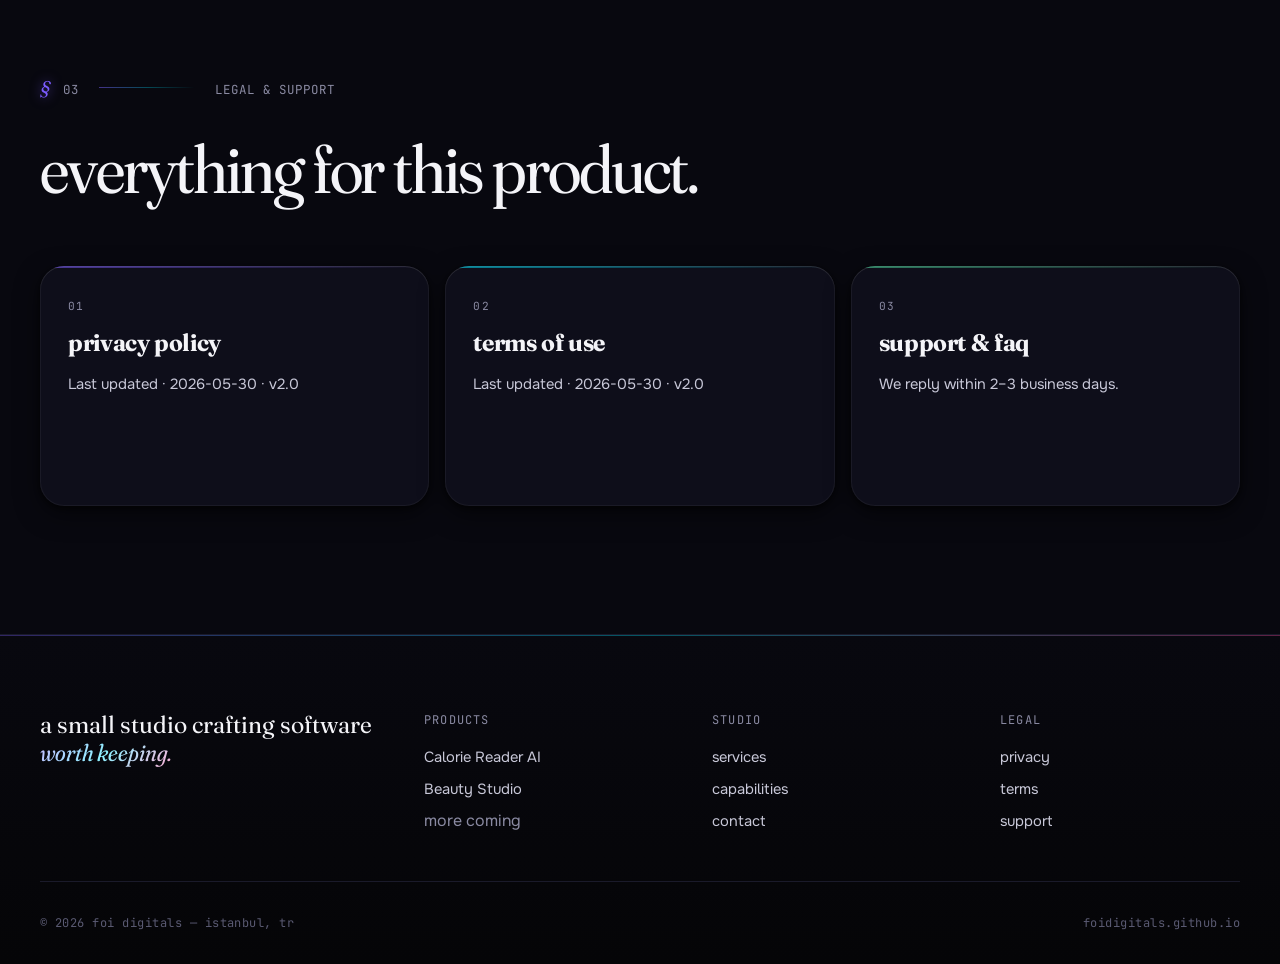
<file: apps/calorie-reader-ai/index.html>
<!DOCTYPE html>
<html lang="en" data-i18n-title="meta.appCalorieTitle" data-i18n-desc="meta.appCalorieDesc">
<head>
  <meta charset="UTF-8" />
  <meta name="viewport" content="width=device-width, initial-scale=1, viewport-fit=cover" />
  <title>Calorie Reader AI — Foi Digitals</title>
  <meta name="description" content="Photograph a meal, get calories instantly. AI-powered nutrition tracker by Foi Digitals." />
  <meta name="theme-color" content="#08080F" />

  <link rel="preconnect" href="https://fonts.googleapis.com" />
  <link rel="preconnect" href="https://fonts.gstatic.com" crossorigin />
  <link
    rel="stylesheet"
    href="https://fonts.googleapis.com/css2?family=Fraunces:ital,opsz,wght,SOFT,WONK@0,9..144,300..700,30..100,0..1;1,9..144,300..700,30..100,0..1&family=JetBrains+Mono:wght@400;500&family=Onest:wght@400;500;600;700&display=swap"
  />
  <link rel="stylesheet" href="../../assets/styles.css" />
  <link rel="icon" type="image/png" href="../../assets/images/calorie-reader-ai.png" />
</head>

<body>
  <header class="site-header" id="siteHeader">
    <div class="container">
      <a href="../../index.html" class="brand" aria-label="Foi Digitals — home">
        <span class="brand-mark" aria-hidden="true"></span>
        <span>foi digitals</span>
      </a>
      <nav class="site-nav" aria-label="Primary">
        <a href="../../index.html#work"><span data-i18n="nav.work">work</span></a>
        <a href="../../index.html#services"><span data-i18n="nav.services">services</span></a>
        <a href="../../index.html#studio"><span data-i18n="nav.studio">studio</span></a>
        <a href="../../index.html#contact"><span data-i18n="nav.contact">contact</span></a>
      </nav>
      <div class="header-right">
        <div class="lang-toggle" role="group" aria-label="Language">
          <button type="button" class="lang-btn" data-lang="en" aria-pressed="false">EN</button>
          <button type="button" class="lang-btn" data-lang="tr" aria-pressed="false">TR</button>
        </div>
        <button class="menu-btn" type="button" aria-label="Toggle menu" aria-expanded="false" id="menuBtn">
          <svg viewBox="0 0 24 24" fill="none" stroke="currentColor" stroke-width="1.7" stroke-linecap="round"><path d="M4 7h16M4 12h16M4 17h16"/></svg>
        </button>
      </div>
    </div>
  </header>

  <div class="mobile-drawer" id="mobileDrawer" aria-hidden="true">
    <button class="close" type="button" aria-label="Close menu" id="closeMenuBtn">
      <svg width="18" height="18" viewBox="0 0 24 24" fill="none" stroke="currentColor" stroke-width="1.7" stroke-linecap="round"><path d="M6 6l12 12M18 6L6 18"/></svg>
    </button>
    <a href="../../index.html#work" data-i18n="nav.work">work</a>
    <a href="../../index.html#services" data-i18n="nav.services">services</a>
    <a href="../../index.html#studio" data-i18n="nav.studio">studio</a>
    <a href="../../index.html#contact" data-i18n="nav.contact">contact</a>
    <a href="../../support.html" data-i18n="nav.support">support</a>
  </div>

  <main>
    <section class="app-hero">
      <div class="container">
        <a href="../../index.html" class="back-link" data-i18n="cra.back">back to foi digitals</a>

        <div class="app-hero-card">
          <div class="app-icon">
            <img src="../../assets/images/calorie-reader-ai.png" alt="Calorie Reader AI app icon" />
          </div>

          <div>
            <p class="eyebrow" data-i18n="cra.eyebrow">product · calorie reader ai</p>
            <h1 class="h-hero" data-i18n-html="cra.titleHtml" style="font-size: clamp(2.25rem, 6vw, 4.5rem); max-width: 16ch;">calorie tracking, <em>without the friction.</em></h1>
            <p class="lede" data-i18n="cra.desc" style="margin-top: 1.5rem; max-width: 56ch;">
              Photograph any meal. Our vision model returns calories, protein, carbs, and fat in seconds. No barcode scanning, no manual logging, no database to search. Built for the way people actually eat.
            </p>

            <div class="app-meta">
              <div class="app-meta-item">
                <span data-i18n="cra.meta.platform">Platform</span>
                <span data-i18n="cra.meta.platformVal">iOS · iPhone</span>
              </div>
              <div class="app-meta-item">
                <span data-i18n="cra.meta.category">Category</span>
                <span data-i18n="cra.meta.categoryVal">Health &amp; Fitness</span>
              </div>
              <div class="app-meta-item">
                <span data-i18n="cra.meta.langs">Languages</span>
                <span data-i18n="cra.meta.langsVal">6 (EN · TR · DE · ES · FR · IT)</span>
              </div>
              <div class="app-meta-item">
                <span data-i18n="cra.meta.size">Status</span>
                <span data-i18n="cra.meta.sizeVal">App Store soon</span>
              </div>
            </div>

            <div class="featured-actions" style="margin-top: 1.5rem;">
              <span class="btn btn-primary" style="cursor: default; opacity: .82;" data-i18n="cra.cta.primary">view on app store · soon</span>
              <a href="support.html" class="btn btn-secondary" data-i18n="cra.cta.support">support &amp; faq</a>
            </div>
          </div>
        </div>
      </div>
    </section>

    <section class="section">
      <div class="container">
        <header class="section-head reveal">
          <p class="section-id"><span>02</span><span class="rule"></span><span data-i18n="cra.featuresId">what it does</span></p>
          <h2 class="h-display" data-i18n-html="cra.featuresHeading">designed around <em>real meals.</em></h2>
        </header>

        <div class="app-features">
          <article class="feature-card reveal">
            <svg class="icon" viewBox="0 0 24 24" fill="none" stroke="currentColor" stroke-width="1.6" stroke-linecap="round" stroke-linejoin="round">
              <rect x="3" y="6" width="18" height="14" rx="2"/>
              <circle cx="12" cy="13" r="4"/>
              <path d="M8 4l2 2h4l2-2"/>
            </svg>
            <h3 data-i18n="cra.features.f1.title">Snap &amp; log.</h3>
            <p data-i18n="cra.features.f1.desc">Photograph a plate. The model recognizes ingredients and portion sizes, then returns full macros within seconds.</p>
          </article>

          <article class="feature-card reveal r-delay-1">
            <svg class="icon" viewBox="0 0 24 24" fill="none" stroke="currentColor" stroke-width="1.6" stroke-linecap="round" stroke-linejoin="round">
              <circle cx="12" cy="12" r="9"/>
              <path d="M12 3a9 9 0 010 18M12 12h9M12 12V3"/>
            </svg>
            <h3 data-i18n="cra.features.f2.title">Multi-item meals.</h3>
            <p data-i18n="cra.features.f2.desc">Handles complex plates — multiple dishes, sides, sauces — and breaks down nutrition per component.</p>
          </article>

          <article class="feature-card reveal r-delay-2">
            <svg class="icon" viewBox="0 0 24 24" fill="none" stroke="currentColor" stroke-width="1.6" stroke-linecap="round" stroke-linejoin="round">
              <path d="M12 20h9"/>
              <path d="M16.5 3.5a2.121 2.121 0 113 3L7 19l-4 1 1-4z"/>
            </svg>
            <h3 data-i18n="cra.features.f3.title">Edit if needed.</h3>
            <p data-i18n="cra.features.f3.desc">Disagree with an estimate? Adjust portions or items inline. Your edits help refine the next estimate.</p>
          </article>

          <article class="feature-card reveal">
            <svg class="icon" viewBox="0 0 24 24" fill="none" stroke="currentColor" stroke-width="1.6" stroke-linecap="round" stroke-linejoin="round">
              <circle cx="12" cy="12" r="9"/>
              <path d="M3 12h18M12 3a14.5 14.5 0 010 18M12 3a14.5 14.5 0 000 18"/>
            </svg>
            <h3 data-i18n="cra.features.f4.title">Six languages.</h3>
            <p data-i18n="cra.features.f4.desc">Localised meal recognition for English, Turkish, German, Spanish, French, and Italian — and growing.</p>
          </article>

          <article class="feature-card reveal r-delay-1">
            <svg class="icon" viewBox="0 0 24 24" fill="none" stroke="currentColor" stroke-width="1.6" stroke-linecap="round" stroke-linejoin="round">
              <path d="M3 12c2-4 5-6 9-6s7 2 9 6c-2 4-5 6-9 6s-7-2-9-6z"/>
              <circle cx="12" cy="12" r="2.5"/>
            </svg>
            <h3 data-i18n="cra.features.f5.title">Calm interface.</h3>
            <p data-i18n="cra.features.f5.desc">No streaks, no shame loops, no manufactured anxiety. Track when you want, ignore when you don't.</p>
          </article>

          <article class="feature-card reveal r-delay-2">
            <svg class="icon" viewBox="0 0 24 24" fill="none" stroke="currentColor" stroke-width="1.6" stroke-linecap="round" stroke-linejoin="round">
              <rect x="5" y="11" width="14" height="10" rx="2"/>
              <path d="M8 11V8a4 4 0 018 0v3"/>
            </svg>
            <h3 data-i18n="cra.features.f6.title">Privacy-first.</h3>
            <p data-i18n="cra.features.f6.desc">Photos are processed and discarded — we don't keep a library of your meals on our servers.</p>
          </article>
        </div>
      </div>
    </section>

    <section class="section">
      <div class="container">
        <header class="section-head reveal">
          <p class="section-id"><span>03</span><span class="rule"></span><span data-i18n="cra.pagesId">legal &amp; support</span></p>
          <h2 class="h-display" data-i18n="cra.pagesHeading">everything for this product.</h2>
        </header>

        <div class="services-grid">
          <a href="privacy.html" class="service-card s-mobile reveal" style="text-decoration: none;">
            <span class="num">01</span>
            <h3 data-i18n="cra.cta.privacy">privacy policy</h3>
            <p data-i18n="craPrivacy.meta">Last updated · 2026-05-27 · v1.2</p>
          </a>
          <a href="terms.html" class="service-card s-web reveal r-delay-1" style="text-decoration: none;">
            <span class="num">02</span>
            <h3 data-i18n="cra.cta.terms">terms of use</h3>
            <p data-i18n="craTerms.meta">Last updated · 2026-05-27 · v1.2</p>
          </a>
          <a href="support.html" class="service-card s-saas reveal r-delay-2" style="text-decoration: none;">
            <span class="num">03</span>
            <h3 data-i18n="cra.cta.support">support &amp; faq</h3>
            <p data-i18n="craSupport.meta">We reply within 2–3 business days.</p>
          </a>
        </div>
      </div>
    </section>
  </main>

  <footer class="site-footer">
    <div class="container">
      <div class="footer-top">
        <p class="footer-statement" data-i18n-html="footer.statement">a small studio crafting software <em>worth keeping.</em></p>

        <div class="footer-col">
          <h4 data-i18n="footer.col.products">products</h4>
          <ul>
            <li><a href="index.html" data-i18n="footer.link.calorie">Calorie Reader AI</a></li>
            <li><a href="../beauty-studio/index.html" data-i18n="footer.link.beauty">Beauty Studio</a></li>
            <li><span class="text-muted" data-i18n="footer.link.more">more coming</span></li>
          </ul>
        </div>
        <div class="footer-col">
          <h4 data-i18n="footer.col.studio">studio</h4>
          <ul>
            <li><a href="../../index.html#services" data-i18n="footer.link.services">services</a></li>
            <li><a href="../../index.html#studio" data-i18n="footer.link.capabilities">capabilities</a></li>
            <li><a href="../../index.html#contact" data-i18n="footer.link.contact">contact</a></li>
          </ul>
        </div>
        <div class="footer-col">
          <h4 data-i18n="footer.col.legal">legal</h4>
          <ul>
            <li><a href="privacy.html" data-i18n="footer.link.privacy">privacy</a></li>
            <li><a href="terms.html" data-i18n="footer.link.terms">terms</a></li>
            <li><a href="support.html" data-i18n="footer.link.support">support</a></li>
          </ul>
        </div>
      </div>
      <div class="footer-bottom">
        <span data-i18n="footer.copyright">© 2026 foi digitals — istanbul, tr</span>
        <span>foidigitals.github.io</span>
      </div>
    </div>
  </footer>

  <script src="../../assets/i18n.js"></script>
  <script src="../../assets/main.js"></script>
</body>
</html>
</file>
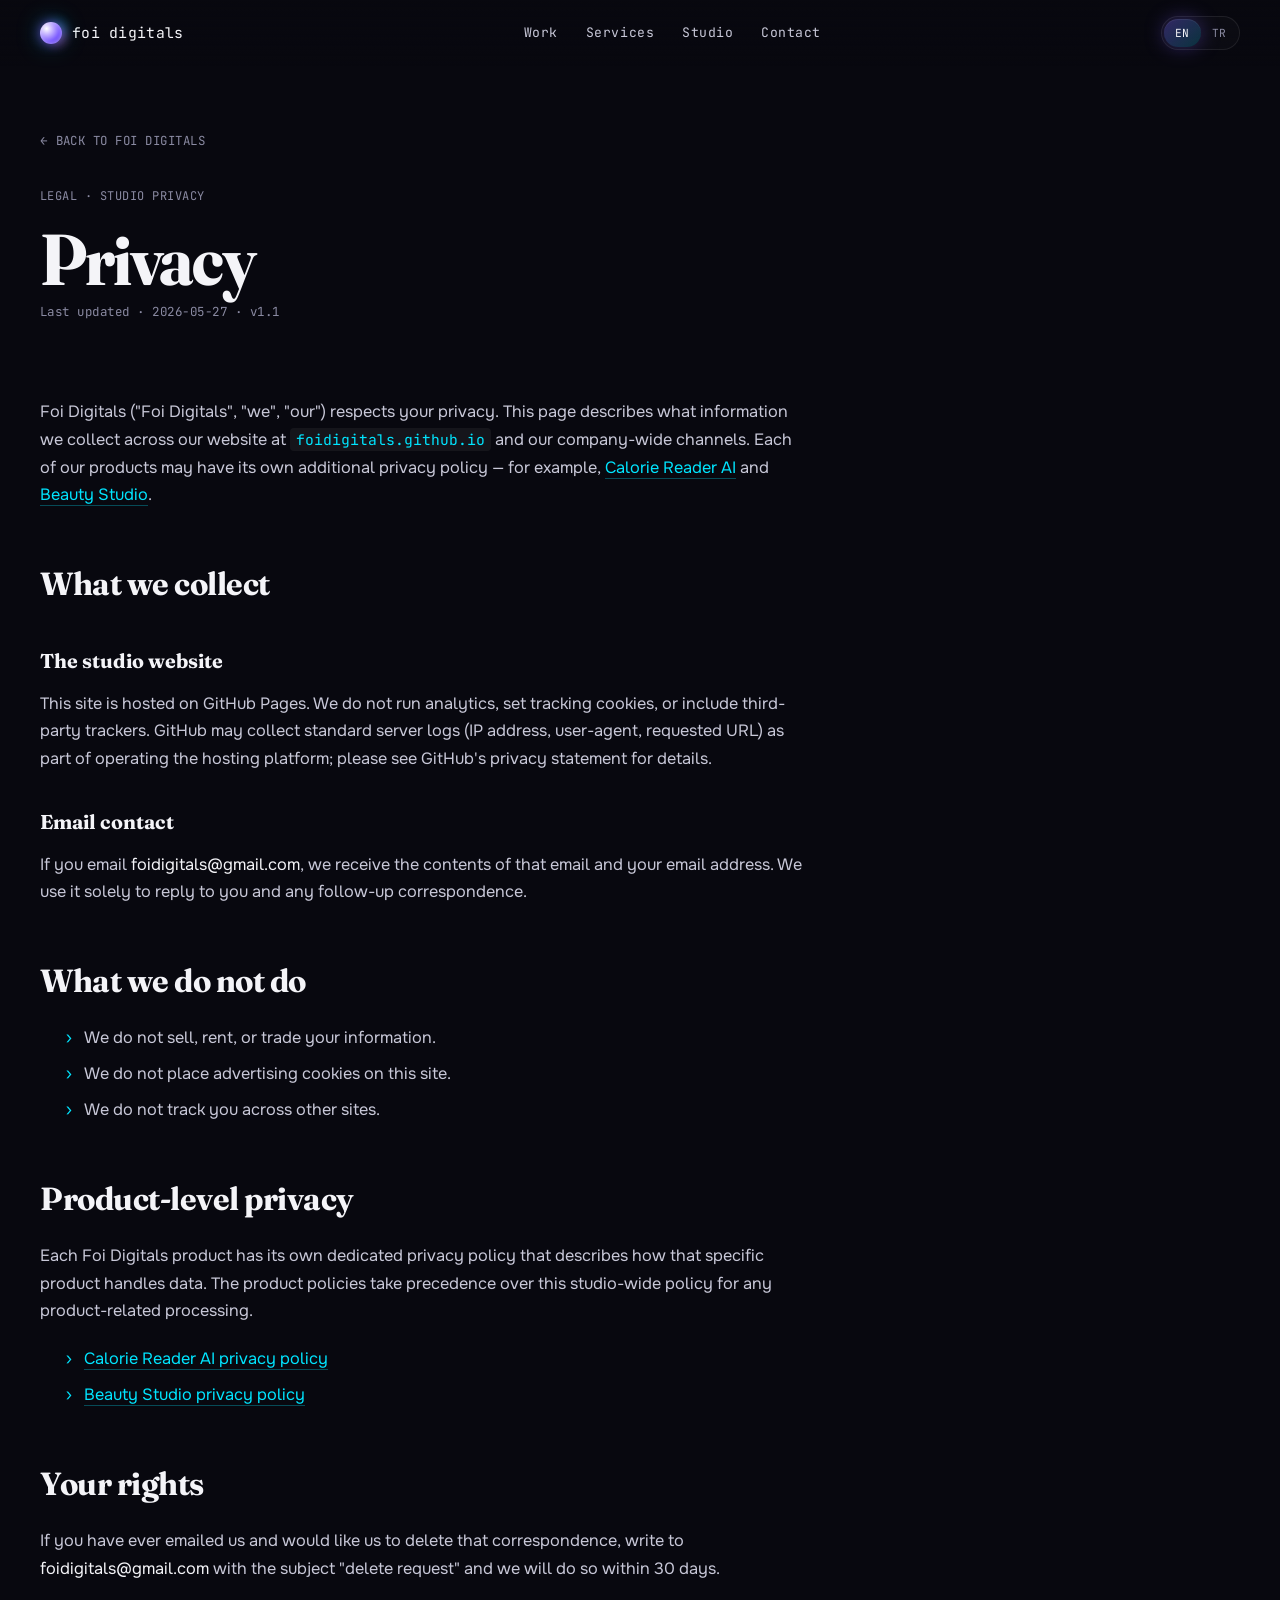
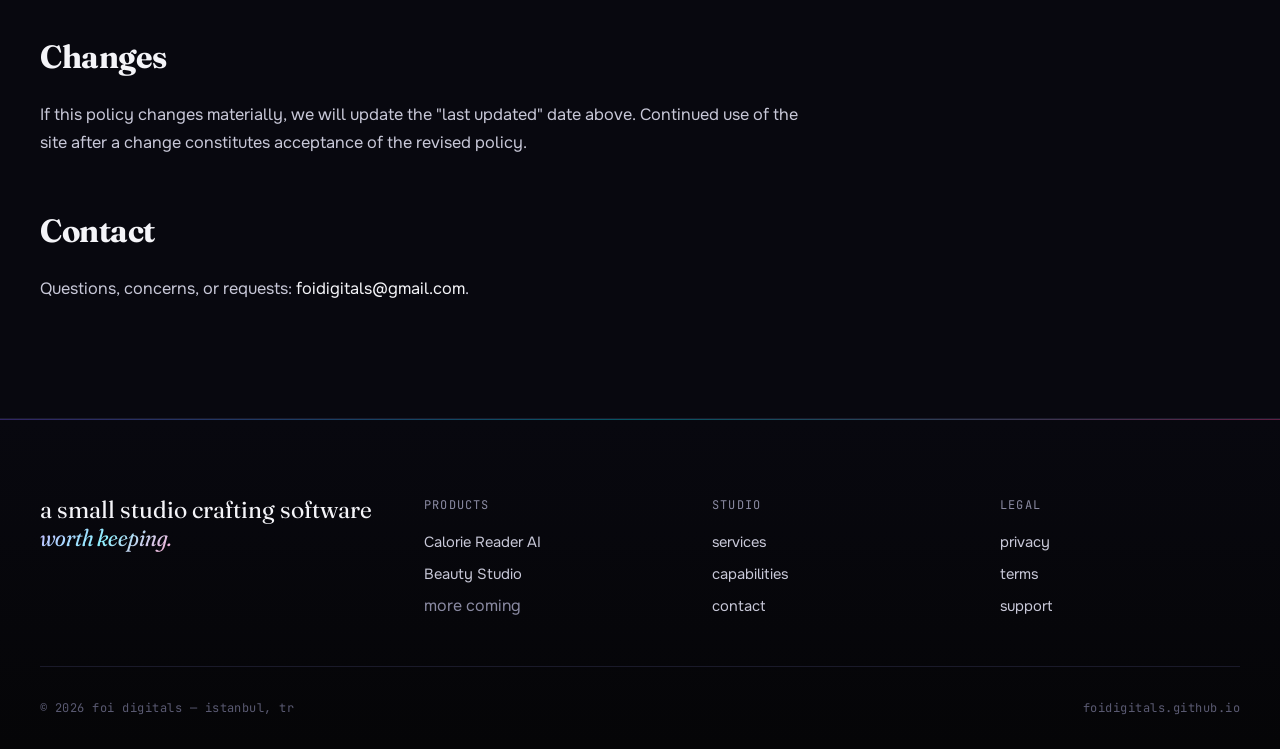
<file: privacy.html>
<!DOCTYPE html>
<html lang="en" data-i18n-title="meta.privacyTitle" data-i18n-desc="meta.privacyDesc">
<head>
  <meta charset="UTF-8" />
  <meta name="viewport" content="width=device-width, initial-scale=1, viewport-fit=cover" />
  <title>Privacy — Foi Digitals</title>
  <meta name="description" content="How Foi Digitals handles information across its website and products." />
  <meta name="theme-color" content="#08080F" />

  <link rel="preconnect" href="https://fonts.googleapis.com" />
  <link rel="preconnect" href="https://fonts.gstatic.com" crossorigin />
  <link
    rel="stylesheet"
    href="https://fonts.googleapis.com/css2?family=Fraunces:ital,opsz,wght,SOFT,WONK@0,9..144,300..700,30..100,0..1;1,9..144,300..700,30..100,0..1&family=JetBrains+Mono:wght@400;500&family=Onest:wght@400;500;600;700&display=swap"
  />
  <link rel="stylesheet" href="assets/styles.css" />
  <link rel="icon" type="image/png" href="assets/images/calorie-reader-ai.png" />
</head>

<body>
  <header class="site-header" id="siteHeader">
    <div class="container">
      <a href="index.html" class="brand" aria-label="Foi Digitals — home">
        <span class="brand-mark" aria-hidden="true"></span>
        <span>foi digitals</span>
      </a>
      <nav class="site-nav" aria-label="Primary">
        <a href="index.html#work"><span data-i18n="nav.work">work</span></a>
        <a href="index.html#services"><span data-i18n="nav.services">services</span></a>
        <a href="index.html#studio"><span data-i18n="nav.studio">studio</span></a>
        <a href="index.html#contact"><span data-i18n="nav.contact">contact</span></a>
      </nav>
      <div class="header-right">
        <div class="lang-toggle" role="group" aria-label="Language">
          <button type="button" class="lang-btn" data-lang="en" aria-pressed="false">EN</button>
          <button type="button" class="lang-btn" data-lang="tr" aria-pressed="false">TR</button>
        </div>
        <button class="menu-btn" type="button" aria-label="Toggle menu" aria-expanded="false" id="menuBtn">
          <svg viewBox="0 0 24 24" fill="none" stroke="currentColor" stroke-width="1.7" stroke-linecap="round"><path d="M4 7h16M4 12h16M4 17h16"/></svg>
        </button>
      </div>
    </div>
  </header>

  <div class="mobile-drawer" id="mobileDrawer" aria-hidden="true">
    <button class="close" type="button" aria-label="Close menu" id="closeMenuBtn">
      <svg width="18" height="18" viewBox="0 0 24 24" fill="none" stroke="currentColor" stroke-width="1.7" stroke-linecap="round"><path d="M6 6l12 12M18 6L6 18"/></svg>
    </button>
    <a href="index.html#work" data-i18n="nav.work">work</a>
    <a href="index.html#services" data-i18n="nav.services">services</a>
    <a href="index.html#studio" data-i18n="nav.studio">studio</a>
    <a href="index.html#contact" data-i18n="nav.contact">contact</a>
    <a href="support.html" data-i18n="nav.support">support</a>
  </div>

  <main class="longform">
    <div class="container">
      <a href="index.html" class="back-link" data-i18n="cra.back">back to foi digitals</a>
      <header class="longform-head">
        <p class="eyebrow" data-i18n="privacy.eyebrow">legal · studio privacy</p>
        <h1 data-i18n="privacy.title">Privacy</h1>
        <p class="meta" data-i18n="privacy.meta">Last updated · 2026-05-27</p>
      </header>
      <article class="longform-body" data-i18n-html="privacy.body"></article>
    </div>
  </main>

  <footer class="site-footer">
    <div class="container">
      <div class="footer-top">
        <p class="footer-statement" data-i18n-html="footer.statement">a small studio crafting software <em>worth keeping.</em></p>

        <div class="footer-col">
          <h4 data-i18n="footer.col.products">products</h4>
          <ul>
            <li><a href="apps/calorie-reader-ai/index.html" data-i18n="footer.link.calorie">Calorie Reader AI</a></li>
            <li><a href="apps/beauty-studio/index.html" data-i18n="footer.link.beauty">Beauty Studio</a></li>
            <li><span class="text-muted" data-i18n="footer.link.more">more coming</span></li>
          </ul>
        </div>
        <div class="footer-col">
          <h4 data-i18n="footer.col.studio">studio</h4>
          <ul>
            <li><a href="index.html#services" data-i18n="footer.link.services">services</a></li>
            <li><a href="index.html#studio" data-i18n="footer.link.capabilities">capabilities</a></li>
            <li><a href="index.html#contact" data-i18n="footer.link.contact">contact</a></li>
          </ul>
        </div>
        <div class="footer-col">
          <h4 data-i18n="footer.col.legal">legal</h4>
          <ul>
            <li><a href="privacy.html" data-i18n="footer.link.privacy">privacy</a></li>
            <li><a href="terms.html" data-i18n="footer.link.terms">terms</a></li>
            <li><a href="support.html" data-i18n="footer.link.support">support</a></li>
          </ul>
        </div>
      </div>
      <div class="footer-bottom">
        <span data-i18n="footer.copyright">© 2026 foi digitals — istanbul, tr</span>
        <span>foidigitals.github.io</span>
      </div>
    </div>
  </footer>

  <script src="assets/i18n.js"></script>
  <script src="assets/main.js"></script>
</body>
</html>
</file>
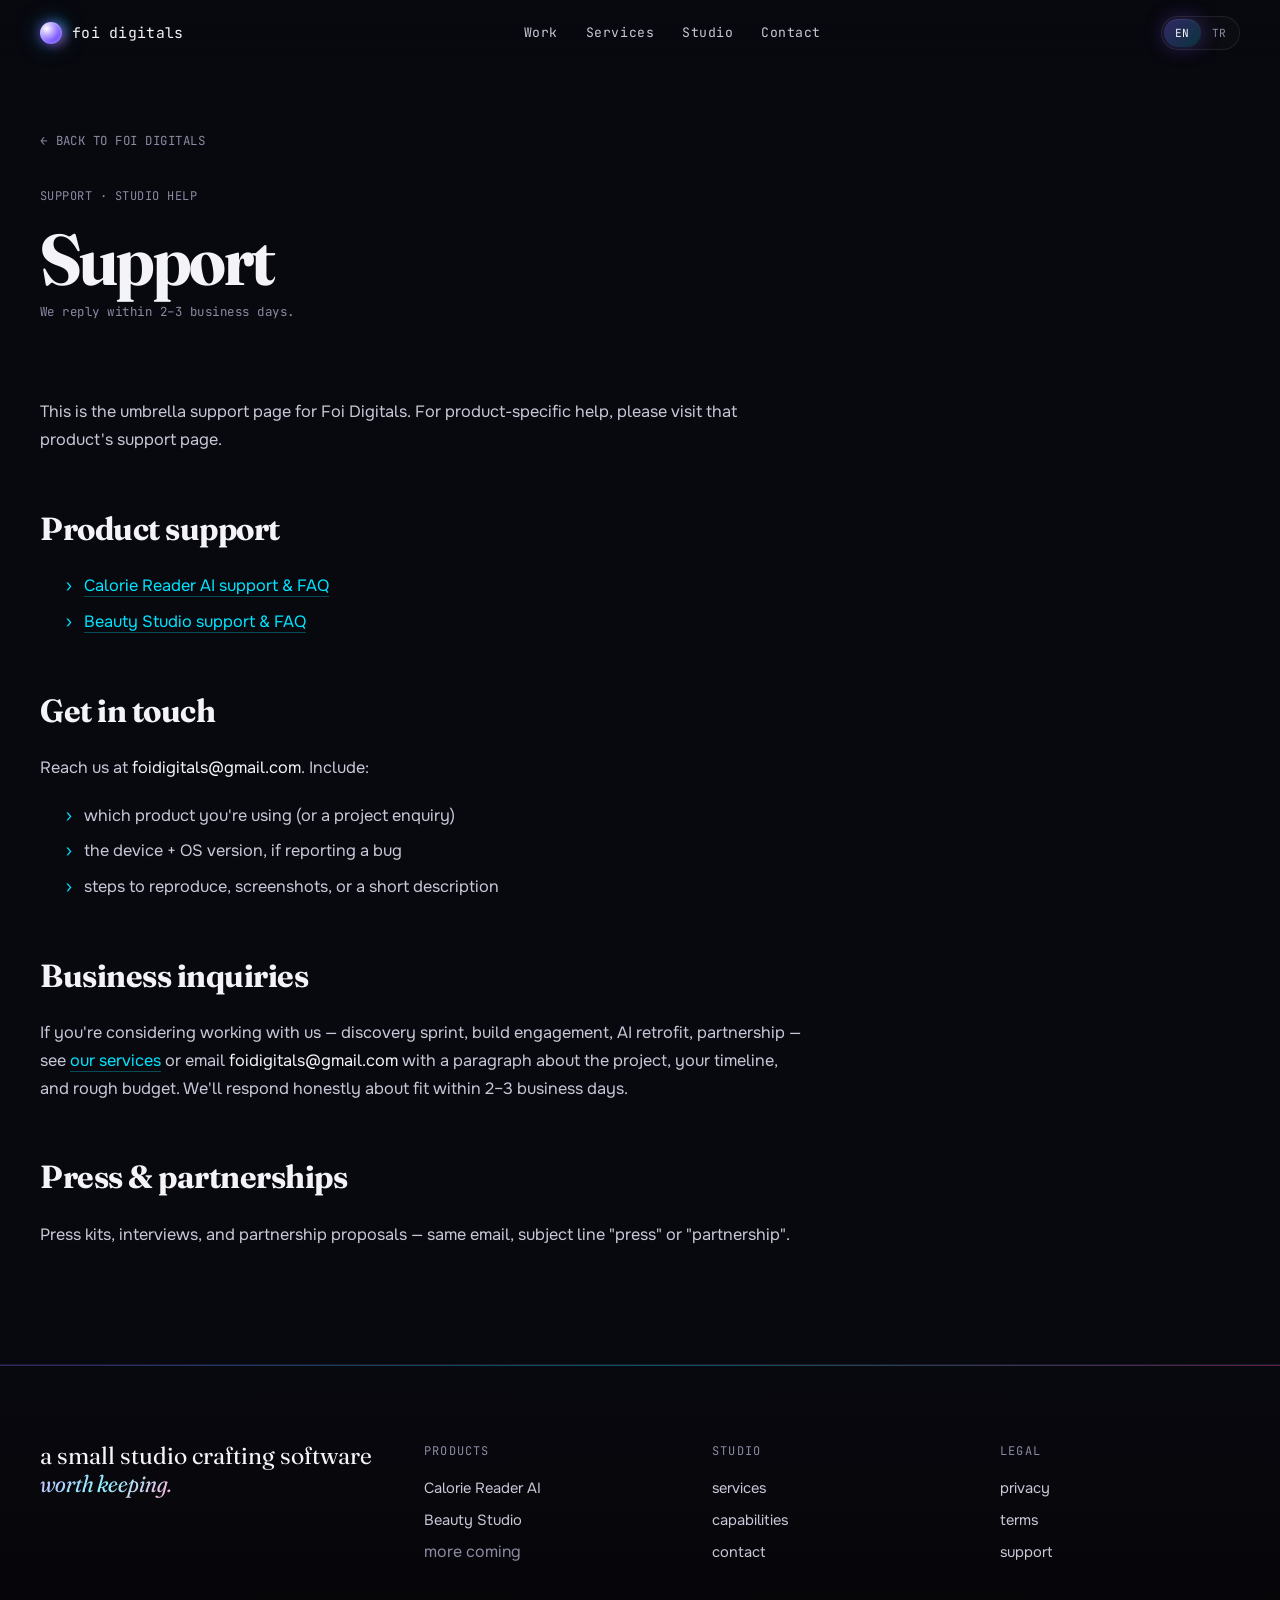
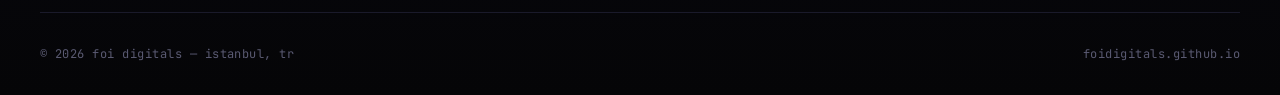
<file: support.html>
<!DOCTYPE html>
<html lang="en" data-i18n-title="meta.supportTitle" data-i18n-desc="meta.supportDesc">
<head>
  <meta charset="UTF-8" />
  <meta name="viewport" content="width=device-width, initial-scale=1, viewport-fit=cover" />
  <title>Support — Foi Digitals</title>
  <meta name="description" content="Help, FAQ, and contact for Foi Digitals products." />
  <meta name="theme-color" content="#08080F" />

  <link rel="preconnect" href="https://fonts.googleapis.com" />
  <link rel="preconnect" href="https://fonts.gstatic.com" crossorigin />
  <link
    rel="stylesheet"
    href="https://fonts.googleapis.com/css2?family=Fraunces:ital,opsz,wght,SOFT,WONK@0,9..144,300..700,30..100,0..1;1,9..144,300..700,30..100,0..1&family=JetBrains+Mono:wght@400;500&family=Onest:wght@400;500;600;700&display=swap"
  />
  <link rel="stylesheet" href="assets/styles.css" />
  <link rel="icon" type="image/png" href="assets/images/calorie-reader-ai.png" />
</head>

<body>
  <header class="site-header" id="siteHeader">
    <div class="container">
      <a href="index.html" class="brand" aria-label="Foi Digitals — home">
        <span class="brand-mark" aria-hidden="true"></span>
        <span>foi digitals</span>
      </a>
      <nav class="site-nav" aria-label="Primary">
        <a href="index.html#work"><span data-i18n="nav.work">work</span></a>
        <a href="index.html#services"><span data-i18n="nav.services">services</span></a>
        <a href="index.html#studio"><span data-i18n="nav.studio">studio</span></a>
        <a href="index.html#contact"><span data-i18n="nav.contact">contact</span></a>
      </nav>
      <div class="header-right">
        <div class="lang-toggle" role="group" aria-label="Language">
          <button type="button" class="lang-btn" data-lang="en" aria-pressed="false">EN</button>
          <button type="button" class="lang-btn" data-lang="tr" aria-pressed="false">TR</button>
        </div>
        <button class="menu-btn" type="button" aria-label="Toggle menu" aria-expanded="false" id="menuBtn">
          <svg viewBox="0 0 24 24" fill="none" stroke="currentColor" stroke-width="1.7" stroke-linecap="round"><path d="M4 7h16M4 12h16M4 17h16"/></svg>
        </button>
      </div>
    </div>
  </header>

  <div class="mobile-drawer" id="mobileDrawer" aria-hidden="true">
    <button class="close" type="button" aria-label="Close menu" id="closeMenuBtn">
      <svg width="18" height="18" viewBox="0 0 24 24" fill="none" stroke="currentColor" stroke-width="1.7" stroke-linecap="round"><path d="M6 6l12 12M18 6L6 18"/></svg>
    </button>
    <a href="index.html#work" data-i18n="nav.work">work</a>
    <a href="index.html#services" data-i18n="nav.services">services</a>
    <a href="index.html#studio" data-i18n="nav.studio">studio</a>
    <a href="index.html#contact" data-i18n="nav.contact">contact</a>
    <a href="support.html" data-i18n="nav.support">support</a>
  </div>

  <main class="longform">
    <div class="container">
      <a href="index.html" class="back-link" data-i18n="cra.back">back to foi digitals</a>
      <header class="longform-head">
        <p class="eyebrow" data-i18n="support.eyebrow">support · studio help</p>
        <h1 data-i18n="support.title">Support</h1>
        <p class="meta" data-i18n="support.meta">We reply within 2–3 business days.</p>
      </header>
      <article class="longform-body" data-i18n-html="support.body"></article>
    </div>
  </main>

  <footer class="site-footer">
    <div class="container">
      <div class="footer-top">
        <p class="footer-statement" data-i18n-html="footer.statement">a small studio crafting software <em>worth keeping.</em></p>

        <div class="footer-col">
          <h4 data-i18n="footer.col.products">products</h4>
          <ul>
            <li><a href="apps/calorie-reader-ai/index.html" data-i18n="footer.link.calorie">Calorie Reader AI</a></li>
            <li><a href="apps/beauty-studio/index.html" data-i18n="footer.link.beauty">Beauty Studio</a></li>
            <li><span class="text-muted" data-i18n="footer.link.more">more coming</span></li>
          </ul>
        </div>
        <div class="footer-col">
          <h4 data-i18n="footer.col.studio">studio</h4>
          <ul>
            <li><a href="index.html#services" data-i18n="footer.link.services">services</a></li>
            <li><a href="index.html#studio" data-i18n="footer.link.capabilities">capabilities</a></li>
            <li><a href="index.html#contact" data-i18n="footer.link.contact">contact</a></li>
          </ul>
        </div>
        <div class="footer-col">
          <h4 data-i18n="footer.col.legal">legal</h4>
          <ul>
            <li><a href="privacy.html" data-i18n="footer.link.privacy">privacy</a></li>
            <li><a href="terms.html" data-i18n="footer.link.terms">terms</a></li>
            <li><a href="support.html" data-i18n="footer.link.support">support</a></li>
          </ul>
        </div>
      </div>
      <div class="footer-bottom">
        <span data-i18n="footer.copyright">© 2026 foi digitals — istanbul, tr</span>
        <span>foidigitals.github.io</span>
      </div>
    </div>
  </footer>

  <script src="assets/i18n.js"></script>
  <script src="assets/main.js"></script>
</body>
</html>
</file>
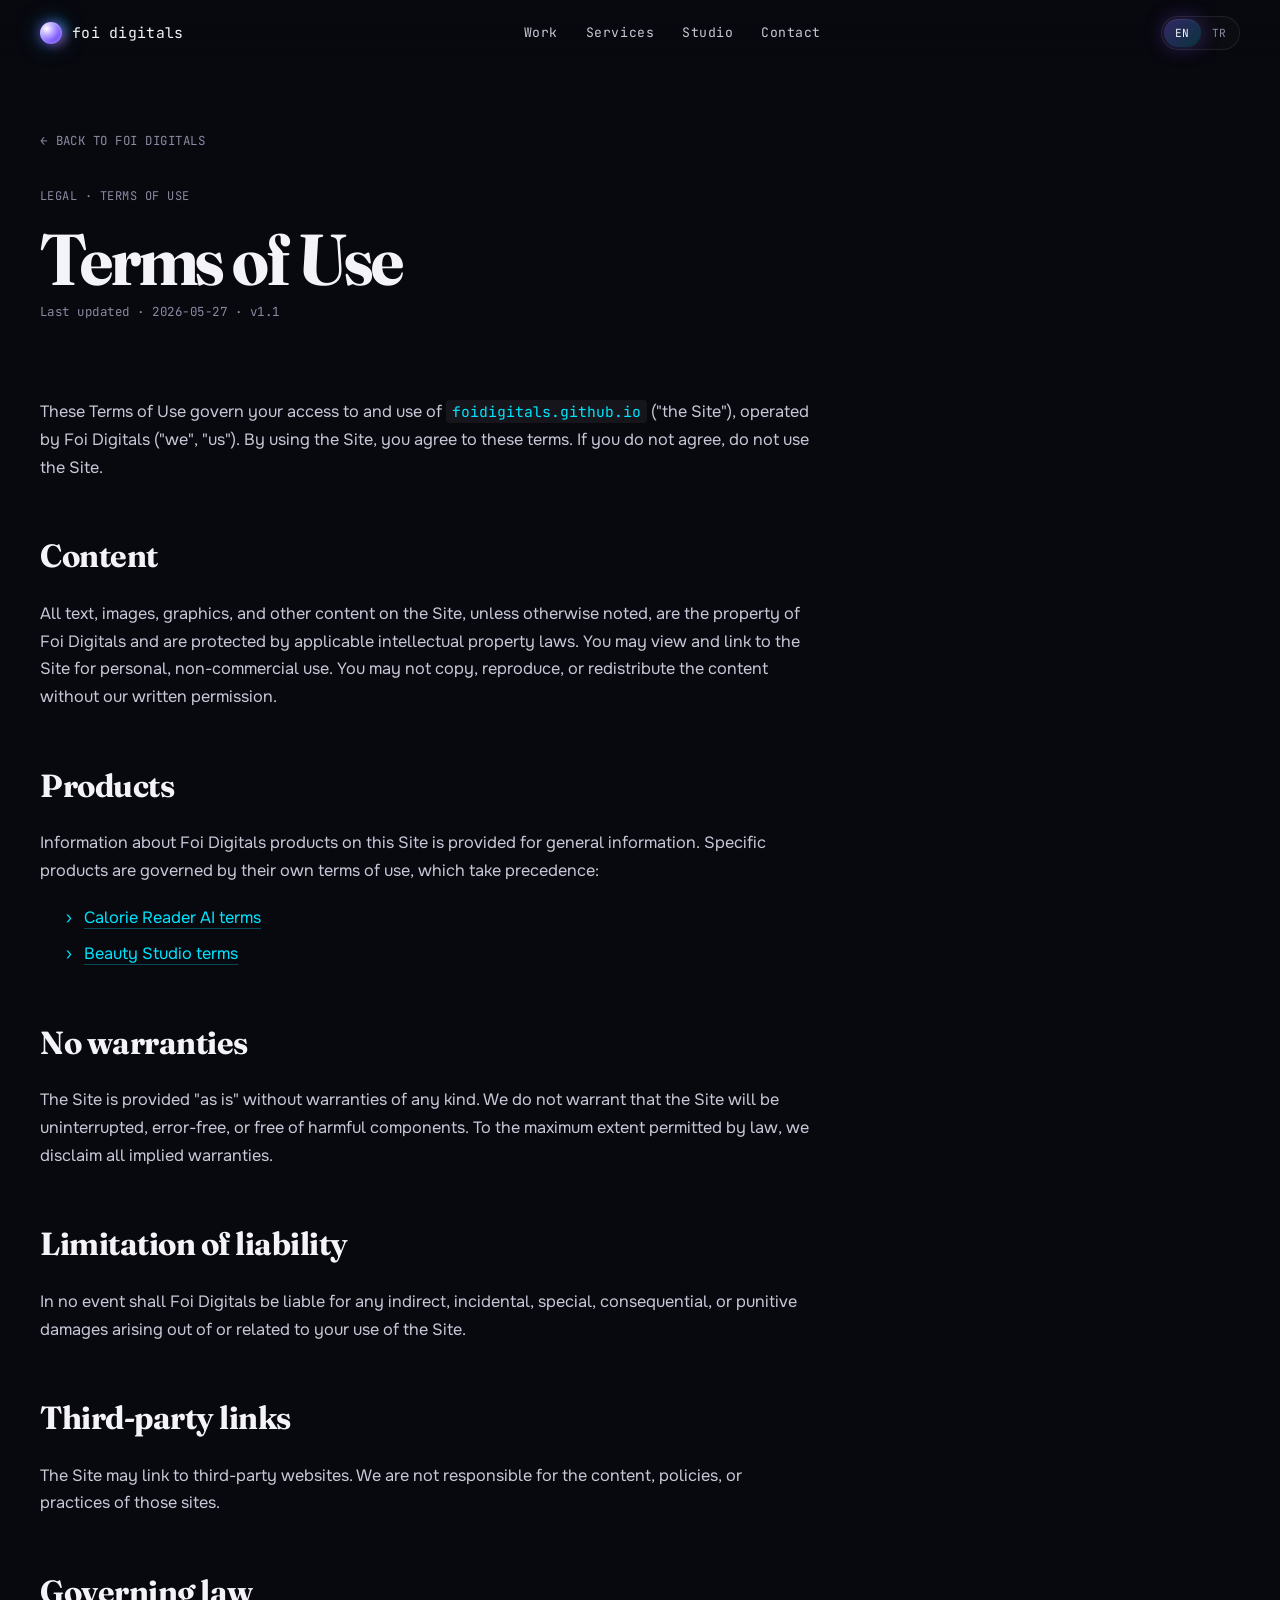
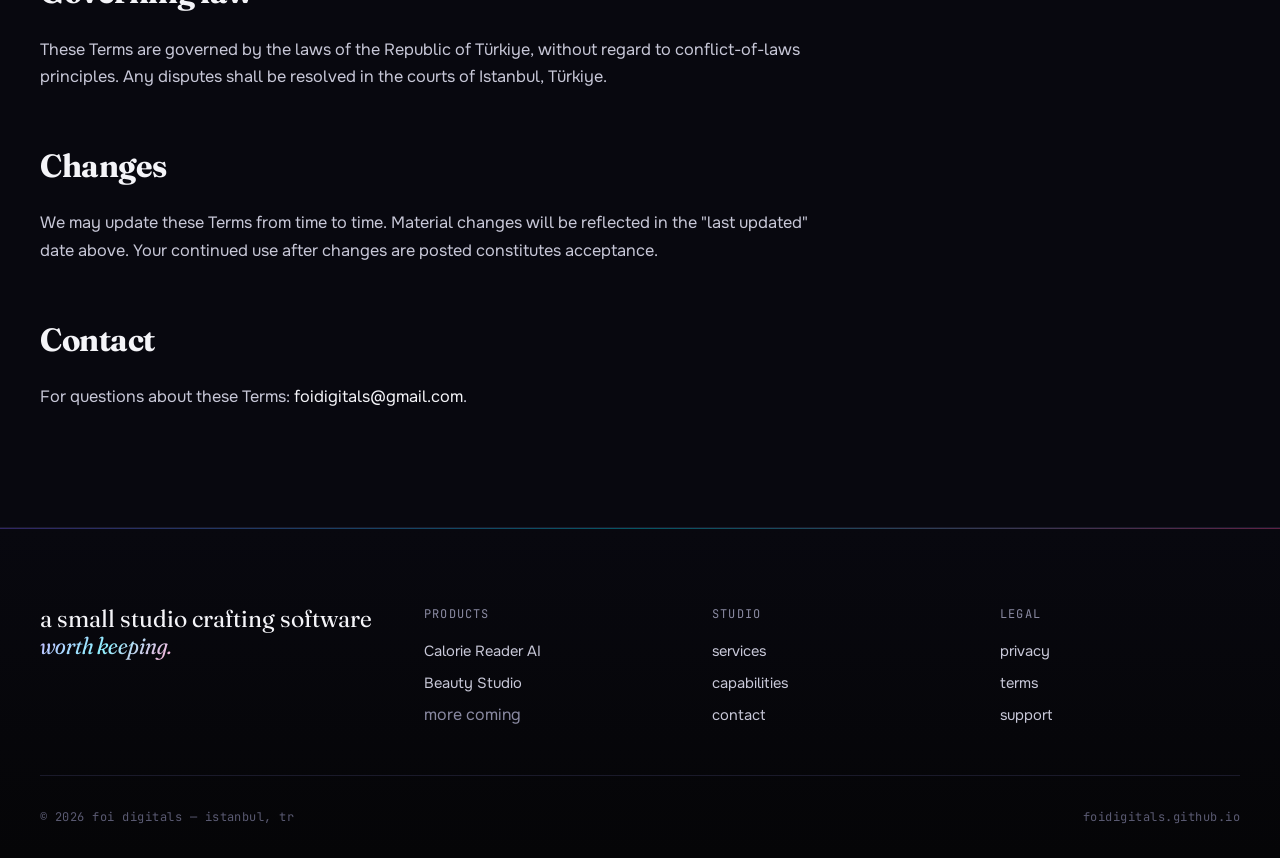
<file: terms.html>
<!DOCTYPE html>
<html lang="en" data-i18n-title="meta.termsTitle" data-i18n-desc="meta.termsDesc">
<head>
  <meta charset="UTF-8" />
  <meta name="viewport" content="width=device-width, initial-scale=1, viewport-fit=cover" />
  <title>Terms of Use — Foi Digitals</title>
  <meta name="description" content="The terms governing use of foidigitals.github.io and its products." />
  <meta name="theme-color" content="#08080F" />

  <link rel="preconnect" href="https://fonts.googleapis.com" />
  <link rel="preconnect" href="https://fonts.gstatic.com" crossorigin />
  <link
    rel="stylesheet"
    href="https://fonts.googleapis.com/css2?family=Fraunces:ital,opsz,wght,SOFT,WONK@0,9..144,300..700,30..100,0..1;1,9..144,300..700,30..100,0..1&family=JetBrains+Mono:wght@400;500&family=Onest:wght@400;500;600;700&display=swap"
  />
  <link rel="stylesheet" href="assets/styles.css" />
  <link rel="icon" type="image/png" href="assets/images/calorie-reader-ai.png" />
</head>

<body>
  <header class="site-header" id="siteHeader">
    <div class="container">
      <a href="index.html" class="brand" aria-label="Foi Digitals — home">
        <span class="brand-mark" aria-hidden="true"></span>
        <span>foi digitals</span>
      </a>
      <nav class="site-nav" aria-label="Primary">
        <a href="index.html#work"><span data-i18n="nav.work">work</span></a>
        <a href="index.html#services"><span data-i18n="nav.services">services</span></a>
        <a href="index.html#studio"><span data-i18n="nav.studio">studio</span></a>
        <a href="index.html#contact"><span data-i18n="nav.contact">contact</span></a>
      </nav>
      <div class="header-right">
        <div class="lang-toggle" role="group" aria-label="Language">
          <button type="button" class="lang-btn" data-lang="en" aria-pressed="false">EN</button>
          <button type="button" class="lang-btn" data-lang="tr" aria-pressed="false">TR</button>
        </div>
        <button class="menu-btn" type="button" aria-label="Toggle menu" aria-expanded="false" id="menuBtn">
          <svg viewBox="0 0 24 24" fill="none" stroke="currentColor" stroke-width="1.7" stroke-linecap="round"><path d="M4 7h16M4 12h16M4 17h16"/></svg>
        </button>
      </div>
    </div>
  </header>

  <div class="mobile-drawer" id="mobileDrawer" aria-hidden="true">
    <button class="close" type="button" aria-label="Close menu" id="closeMenuBtn">
      <svg width="18" height="18" viewBox="0 0 24 24" fill="none" stroke="currentColor" stroke-width="1.7" stroke-linecap="round"><path d="M6 6l12 12M18 6L6 18"/></svg>
    </button>
    <a href="index.html#work" data-i18n="nav.work">work</a>
    <a href="index.html#services" data-i18n="nav.services">services</a>
    <a href="index.html#studio" data-i18n="nav.studio">studio</a>
    <a href="index.html#contact" data-i18n="nav.contact">contact</a>
    <a href="support.html" data-i18n="nav.support">support</a>
  </div>

  <main class="longform">
    <div class="container">
      <a href="index.html" class="back-link" data-i18n="cra.back">back to foi digitals</a>
      <header class="longform-head">
        <p class="eyebrow" data-i18n="terms.eyebrow">legal · terms of use</p>
        <h1 data-i18n="terms.title">Terms of Use</h1>
        <p class="meta" data-i18n="terms.meta">Last updated · 2026-05-27</p>
      </header>
      <article class="longform-body" data-i18n-html="terms.body"></article>
    </div>
  </main>

  <footer class="site-footer">
    <div class="container">
      <div class="footer-top">
        <p class="footer-statement" data-i18n-html="footer.statement">a small studio crafting software <em>worth keeping.</em></p>

        <div class="footer-col">
          <h4 data-i18n="footer.col.products">products</h4>
          <ul>
            <li><a href="apps/calorie-reader-ai/index.html" data-i18n="footer.link.calorie">Calorie Reader AI</a></li>
            <li><a href="apps/beauty-studio/index.html" data-i18n="footer.link.beauty">Beauty Studio</a></li>
            <li><span class="text-muted" data-i18n="footer.link.more">more coming</span></li>
          </ul>
        </div>
        <div class="footer-col">
          <h4 data-i18n="footer.col.studio">studio</h4>
          <ul>
            <li><a href="index.html#services" data-i18n="footer.link.services">services</a></li>
            <li><a href="index.html#studio" data-i18n="footer.link.capabilities">capabilities</a></li>
            <li><a href="index.html#contact" data-i18n="footer.link.contact">contact</a></li>
          </ul>
        </div>
        <div class="footer-col">
          <h4 data-i18n="footer.col.legal">legal</h4>
          <ul>
            <li><a href="privacy.html" data-i18n="footer.link.privacy">privacy</a></li>
            <li><a href="terms.html" data-i18n="footer.link.terms">terms</a></li>
            <li><a href="support.html" data-i18n="footer.link.support">support</a></li>
          </ul>
        </div>
      </div>
      <div class="footer-bottom">
        <span data-i18n="footer.copyright">© 2026 foi digitals — istanbul, tr</span>
        <span>foidigitals.github.io</span>
      </div>
    </div>
  </footer>

  <script src="assets/i18n.js"></script>
  <script src="assets/main.js"></script>
</body>
</html>
</file>
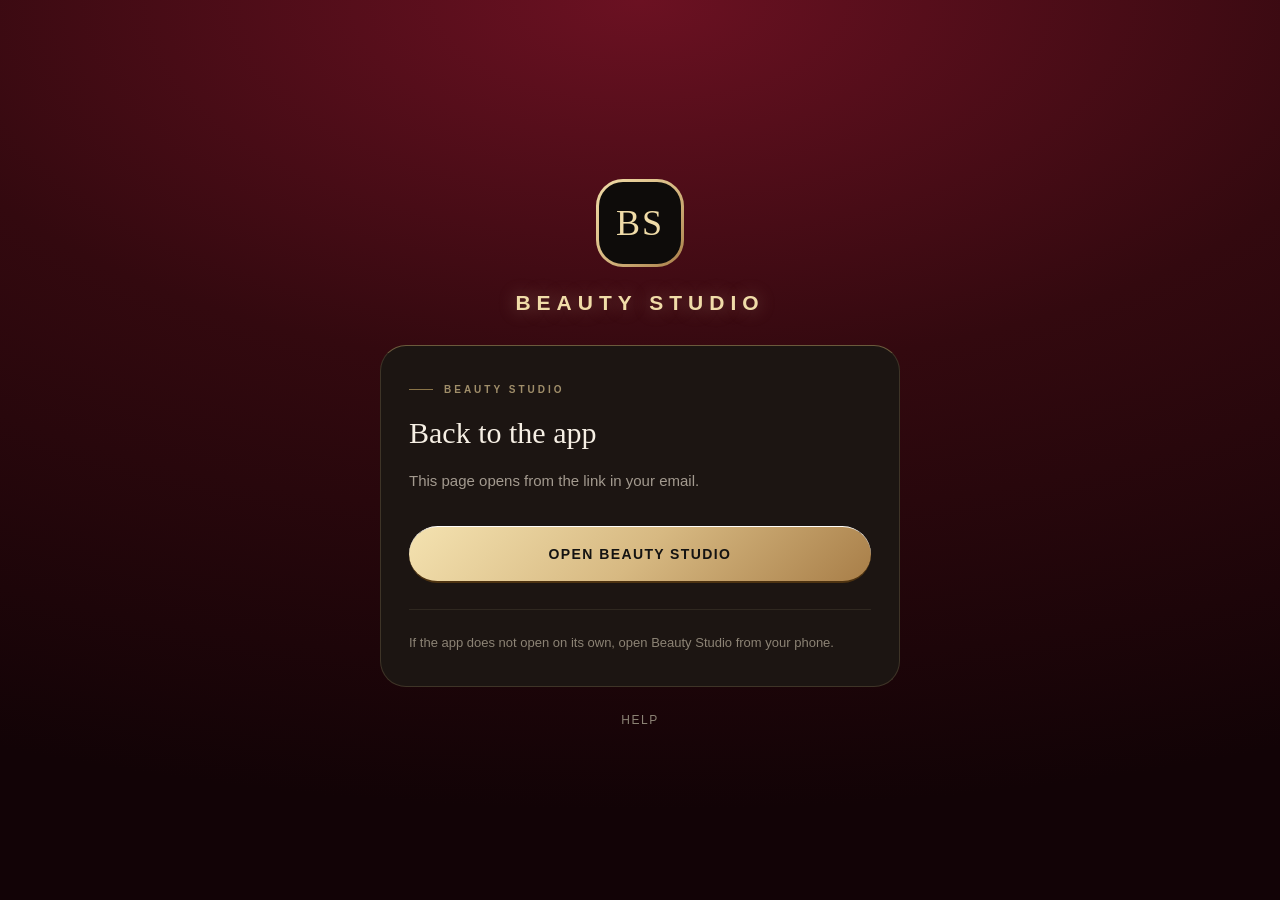
<file: apps/beauty-studio/auth-callback.html>
<!DOCTYPE html>
<html lang="en">
<head>
  <meta charset="UTF-8" />
  <meta name="viewport" content="width=device-width, initial-scale=1, viewport-fit=cover" />
  <meta name="robots" content="noindex, nofollow" />
  <meta name="referrer" content="no-referrer" />
  <meta name="theme-color" content="#120306" />
  <meta name="color-scheme" content="dark" />
  <title>Beauty Studio</title>
  <link rel="icon" type="image/png" href="../../assets/images/beauty-studio.png" />
  <style>
    *, *::before, *::after { box-sizing: border-box; }
    html, body { margin: 0; padding: 0; }
    body {
      min-height: 100svh;
      display: flex;
      align-items: center;
      justify-content: center;
      padding: 32px 18px 26px;
      background-color: #120306;
      background-image: radial-gradient(ellipse 130% 90% at 50% 0%, #6B1122 0%, #33090F 46%, #120306 100%);
      background-attachment: fixed;
      color: #F6EFE4;
      font-family: -apple-system, BlinkMacSystemFont, "Segoe UI", Roboto, Helvetica, Arial, sans-serif;
      -webkit-font-smoothing: antialiased;
    }
    main { width: 100%; max-width: 520px; text-align: center; }
    .mark {
      width: 88px; height: 88px; margin: 0 auto; padding: 3px;
      border-radius: 27px;
      background-image: linear-gradient(135deg, #F0DCA8 0%, #D7B982 50%, #A87E48 100%);
    }
    .mark span {
      display: flex; align-items: center; justify-content: center;
      width: 100%; height: 100%;
      border-radius: 24px; background-color: #0E0C0A;
      font-family: Georgia, "Times New Roman", serif;
      font-size: 36px; letter-spacing: 2px; color: #F0DCA8;
    }
    .brand {
      margin: 24px 0 30px; font-size: 21px; font-weight: 800; letter-spacing: 6px;
      color: #F0DCA8; text-shadow: 0 0 18px rgba(240, 220, 168, 0.35);
    }
    .panel {
      text-align: left;
      padding: 38px 28px 32px;
      border: 1px solid #3E3427; border-top-color: #6B5A3C;
      border-radius: 26px; background-color: #1C1512;
    }
    .eyebrow {
      display: flex; align-items: center; gap: 11px;
      margin: 0 0 18px;
      font-size: 10px; font-weight: 800; letter-spacing: 3px; color: #A08E6A;
    }
    .eyebrow::before {
      content: ""; flex: 0 0 24px; height: 1px; background-color: #8A7448;
    }
    h1 {
      margin: 0 0 16px;
      font-family: Georgia, "Times New Roman", serif;
      font-size: 30px; line-height: 39px; font-weight: 400; color: #F6EFE4;
    }
    .body { margin: 0; font-size: 15px; line-height: 26px; color: #A39A8F; }
    .cta {
      display: block; margin: 32px 0 0; padding: 19px 24px;
      border-radius: 999px;
      border-top: 1px solid #FFFDF9; border-bottom: 2px solid #4E3311;
      background-image: linear-gradient(135deg, #F4E2B0 0%, #D7B982 50%, #A87E48 100%);
      font-size: 14px; font-weight: 800; letter-spacing: 1.4px; text-transform: uppercase;
      color: #141312; text-align: center; text-decoration: none;
    }
    .cta:active { filter: brightness(0.94); }
    .hint {
      margin: 26px 0 0; padding-top: 22px;
      border-top: 1px solid #2F2820;
      font-size: 13px; line-height: 22px; color: #8C8375;
    }
    .foot { margin: 26px 0 0; font-size: 12px; letter-spacing: 1.6px; }
    .foot a { color: #8C8375; text-decoration: none; }
    .notranslate { white-space: nowrap; }
    main { animation: rise 420ms ease-out both; }
    @keyframes rise { from { opacity: 0; transform: translateY(10px); } to { opacity: 1; transform: none; } }
    @media (prefers-reduced-motion: reduce) { main { animation: none; } }
    @media (max-width: 380px) {
      h1 { font-size: 26px; line-height: 34px; }
      .panel { padding: 32px 22px 28px; }
    }
  </style>
</head>

<body>
  <main>
    <div class="mark"><span translate="no">BS</span></div>
    <p class="brand" translate="no">BEAUTY&nbsp;STUDIO</p>

    <section class="panel">
      <p class="eyebrow" id="eyebrow"></p>
      <h1 id="title"></h1>
      <p class="body" id="body"></p>
      <a class="cta" id="cta" href="beautystudio://auth/callback"></a>
      <p class="hint" id="hint"></p>
    </section>

    <p class="foot"><a href="support.html" id="support"></a></p>
  </main>

  <script>
    (function () {
      var T = {
        en: {
          ok: ["ACCOUNT", "Your email is confirmed", "Your Beauty Studio account is ready. Open the app and sign in with your email and password."],
          reset: ["PASSWORD", "You can set a new password", "Head back to the app to choose your new password."],
          err: ["LINK", "This link is no longer valid", "A link opens once and expires after a while. Ask the app to send a fresh one."],
          plain: ["BEAUTY STUDIO", "Back to the app", "This page opens from the link in your email."],
          cta: "Open Beauty Studio",
          hint: "If the app does not open on its own, open Beauty Studio from your phone.",
          hintErr: "Open Beauty Studio and request a new email.",
          support: "HELP"
        },
        tr: {
          ok: ["HESAP", "E-postan doğrulandı", "Beauty Studio hesabın hazır. Uygulamayı aç ve e-postan ile şifrenle giriş yap."],
          reset: ["ŞİFRE", "Yeni şifreni belirleyebilirsin", "Yeni şifreni seçmek için uygulamaya dön."],
          err: ["BAĞLANTI", "Bu bağlantı artık geçerli değil", "Bağlantı bir kez açılır ve bir süre sonra geçerliliğini yitirir. Uygulamadan yenisini iste."],
          plain: ["BEAUTY STUDIO", "Uygulamaya dön", "Bu sayfa e-postandaki bağlantıyla açılır."],
          cta: "Beauty Studio'yu aç",
          hint: "Uygulama kendiliğinden açılmazsa Beauty Studio'yu telefonundan aç.",
          hintErr: "Beauty Studio'yu aç ve yeni bir e-posta iste.",
          support: "YARDIM"
        },
        de: {
          ok: ["KONTO", "Deine E-Mail ist bestätigt", "Dein Beauty-Studio-Konto ist bereit. Öffne die App und melde dich mit E-Mail und Passwort an."],
          reset: ["PASSWORT", "Du kannst ein neues Passwort setzen", "Geh zurück in die App, um dein neues Passwort zu wählen."],
          err: ["LINK", "Dieser Link gilt nicht mehr", "Ein Link öffnet sich einmal und läuft nach einer Weile ab. Lass dir in der App einen neuen schicken."],
          plain: ["BEAUTY STUDIO", "Zurück zur App", "Diese Seite öffnet sich über den Link in deiner E-Mail."],
          cta: "Beauty Studio öffnen",
          hint: "Wenn die App nicht von selbst aufgeht, öffne Beauty Studio auf deinem Handy.",
          hintErr: "Öffne Beauty Studio und fordere eine neue E-Mail an.",
          support: "HILFE"
        },
        fr: {
          ok: ["COMPTE", "Votre e-mail est confirmé", "Votre compte Beauty Studio est prêt. Ouvrez l'application et connectez-vous avec votre e-mail et votre mot de passe."],
          reset: ["MOT DE PASSE", "Vous pouvez définir un nouveau mot de passe", "Retournez dans l'application pour choisir votre nouveau mot de passe."],
          err: ["LIEN", "Ce lien n'est plus valide", "Un lien s'ouvre une seule fois et expire au bout d'un moment. Demandez-en un nouveau depuis l'application."],
          plain: ["BEAUTY STUDIO", "Retour à l'application", "Cette page s'ouvre depuis le lien reçu par e-mail."],
          cta: "Ouvrir Beauty Studio",
          hint: "Si l'application ne s'ouvre pas d'elle-même, ouvrez Beauty Studio depuis votre téléphone.",
          hintErr: "Ouvrez Beauty Studio et demandez un nouvel e-mail.",
          support: "AIDE"
        },
        es: {
          ok: ["CUENTA", "Tu correo está confirmado", "Tu cuenta de Beauty Studio está lista. Abre la app e inicia sesión con tu correo y tu contraseña."],
          reset: ["CONTRASEÑA", "Puedes elegir una contraseña nueva", "Vuelve a la app para elegir tu nueva contraseña."],
          err: ["ENLACE", "Este enlace ya no es válido", "Un enlace se abre una vez y caduca al cabo de un rato. Pide uno nuevo desde la app."],
          plain: ["BEAUTY STUDIO", "Volver a la app", "Esta página se abre desde el enlace de tu correo."],
          cta: "Abrir Beauty Studio",
          hint: "Si la app no se abre sola, abre Beauty Studio en tu teléfono.",
          hintErr: "Abre Beauty Studio y pide un correo nuevo.",
          support: "AYUDA"
        },
        it: {
          ok: ["ACCOUNT", "La tua email è confermata", "Il tuo account Beauty Studio è pronto. Apri l'app e accedi con la tua email e la tua password."],
          reset: ["PASSWORD", "Puoi scegliere una nuova password", "Torna nell'app per scegliere la tua nuova password."],
          err: ["LINK", "Questo link non è più valido", "Un link si apre una volta sola e dopo un po' scade. Chiedine uno nuovo dall'app."],
          plain: ["BEAUTY STUDIO", "Torna all'app", "Questa pagina si apre dal link ricevuto per email."],
          cta: "Apri Beauty Studio",
          hint: "Se l'app non si apre da sola, apri Beauty Studio dal telefono.",
          hintErr: "Apri Beauty Studio e richiedi una nuova email.",
          support: "AIUTO"
        },
        nl: {
          ok: ["ACCOUNT", "Je e-mailadres is bevestigd", "Je Beauty Studio-account is klaar. Open de app en meld je aan met je e-mailadres en wachtwoord."],
          reset: ["WACHTWOORD", "Je kunt een nieuw wachtwoord instellen", "Ga terug naar de app om je nieuwe wachtwoord te kiezen."],
          err: ["LINK", "Deze link is niet meer geldig", "Een link opent één keer en verloopt na een tijdje. Vraag in de app een nieuwe aan."],
          plain: ["BEAUTY STUDIO", "Terug naar de app", "Deze pagina opent vanuit de link in je e-mail."],
          cta: "Beauty Studio openen",
          hint: "Gaat de app niet vanzelf open, open Beauty Studio dan op je telefoon.",
          hintErr: "Open Beauty Studio en vraag een nieuwe e-mail aan.",
          support: "HULP"
        },
        pt: {
          ok: ["CONTA", "O teu e-mail está confirmado", "A tua conta Beauty Studio está pronta. Abre a aplicação e inicia sessão com o teu e-mail e a tua palavra-passe."],
          reset: ["PALAVRA-PASSE", "Podes definir uma nova palavra-passe", "Volta à aplicação para escolheres a tua nova palavra-passe."],
          err: ["LIGAÇÃO", "Esta ligação já não é válida", "Uma ligação abre uma vez e expira passado algum tempo. Pede uma nova na aplicação."],
          plain: ["BEAUTY STUDIO", "Voltar à aplicação", "Esta página abre a partir da ligação no teu e-mail."],
          cta: "Abrir o Beauty Studio",
          hint: "Se a aplicação não abrir sozinha, abre o Beauty Studio no telemóvel.",
          hintErr: "Abre o Beauty Studio e pede um novo e-mail.",
          support: "AJUDA"
        },
        ru: {
          ok: ["АККАУНТ", "Почта подтверждена", "Аккаунт Beauty Studio готов. Откройте приложение и войдите по почте и паролю."],
          reset: ["ПАРОЛЬ", "Можно задать новый пароль", "Вернитесь в приложение, чтобы выбрать новый пароль."],
          err: ["ССЫЛКА", "Ссылка больше не действует", "Ссылка открывается один раз и через некоторое время истекает. Запросите новую в приложении."],
          plain: ["BEAUTY STUDIO", "Вернуться в приложение", "Эта страница открывается по ссылке из письма."],
          cta: "Открыть Beauty Studio",
          hint: "Если приложение не открылось само, откройте Beauty Studio на телефоне.",
          hintErr: "Откройте Beauty Studio и запросите новое письмо.",
          support: "ПОМОЩЬ"
        }
      };

      var tags = (navigator.languages && navigator.languages.length)
        ? navigator.languages
        : [navigator.language || "en"];
      var code = "en";
      for (var i = 0; i < tags.length; i += 1) {
        var short = String(tags[i] || "").slice(0, 2).toLowerCase();
        if (T[short]) { code = short; break; }
      }
      var t = T[code];
      document.documentElement.lang = code;

      var search = location.search || "";
      var hash = location.hash || "";
      var raw = search.replace(/^\?/, "") + "&" + hash.replace(/^#/, "");
      var params = new URLSearchParams(raw);

      var failed = Boolean(params.get("error") || params.get("error_code") || params.get("error_description"));
      var hasCredentials = Boolean(params.get("access_token") || params.get("code"));
      var state = failed ? "err"
        : params.get("type") === "recovery" ? "reset"
        : hasCredentials ? "ok"
        : "plain";

      var copy = t[state];
      document.getElementById("eyebrow").textContent = copy[0];
      document.getElementById("title").textContent = copy[1];
      document.getElementById("body").textContent = copy[2];
      document.getElementById("hint").textContent = state === "err" ? t.hintErr : t.hint;
      document.getElementById("support").textContent = t.support;
      document.title = "Beauty Studio — " + copy[1];

      // Flip to true once a store build carrying the app/auth/callback route is live; the
      // confirmation link can then sign the user straight in. Until then, tokens handed to
      // the shipped build land on expo-router's untranslated "Unmatched Route" screen, so a
      // confirmation link only opens the app and the user signs in there. Password reset has
      // no such choice — without its tokens there is no reset screen to reach — and it at
      // least routes itself onward the moment the session lands.
      var APP_HANDLES_CALLBACK_ROUTE = false;

      var carryCredentials = state === "reset" || (APP_HANDLES_CALLBACK_ROUTE && state === "ok");

      var cta = document.getElementById("cta");
      cta.textContent = t.cta;
      cta.href = carryCredentials
        ? "beautystudio://auth/callback" + search + hash
        : "beautystudio://";
    })();
  </script>
</body>
</html>
</file>
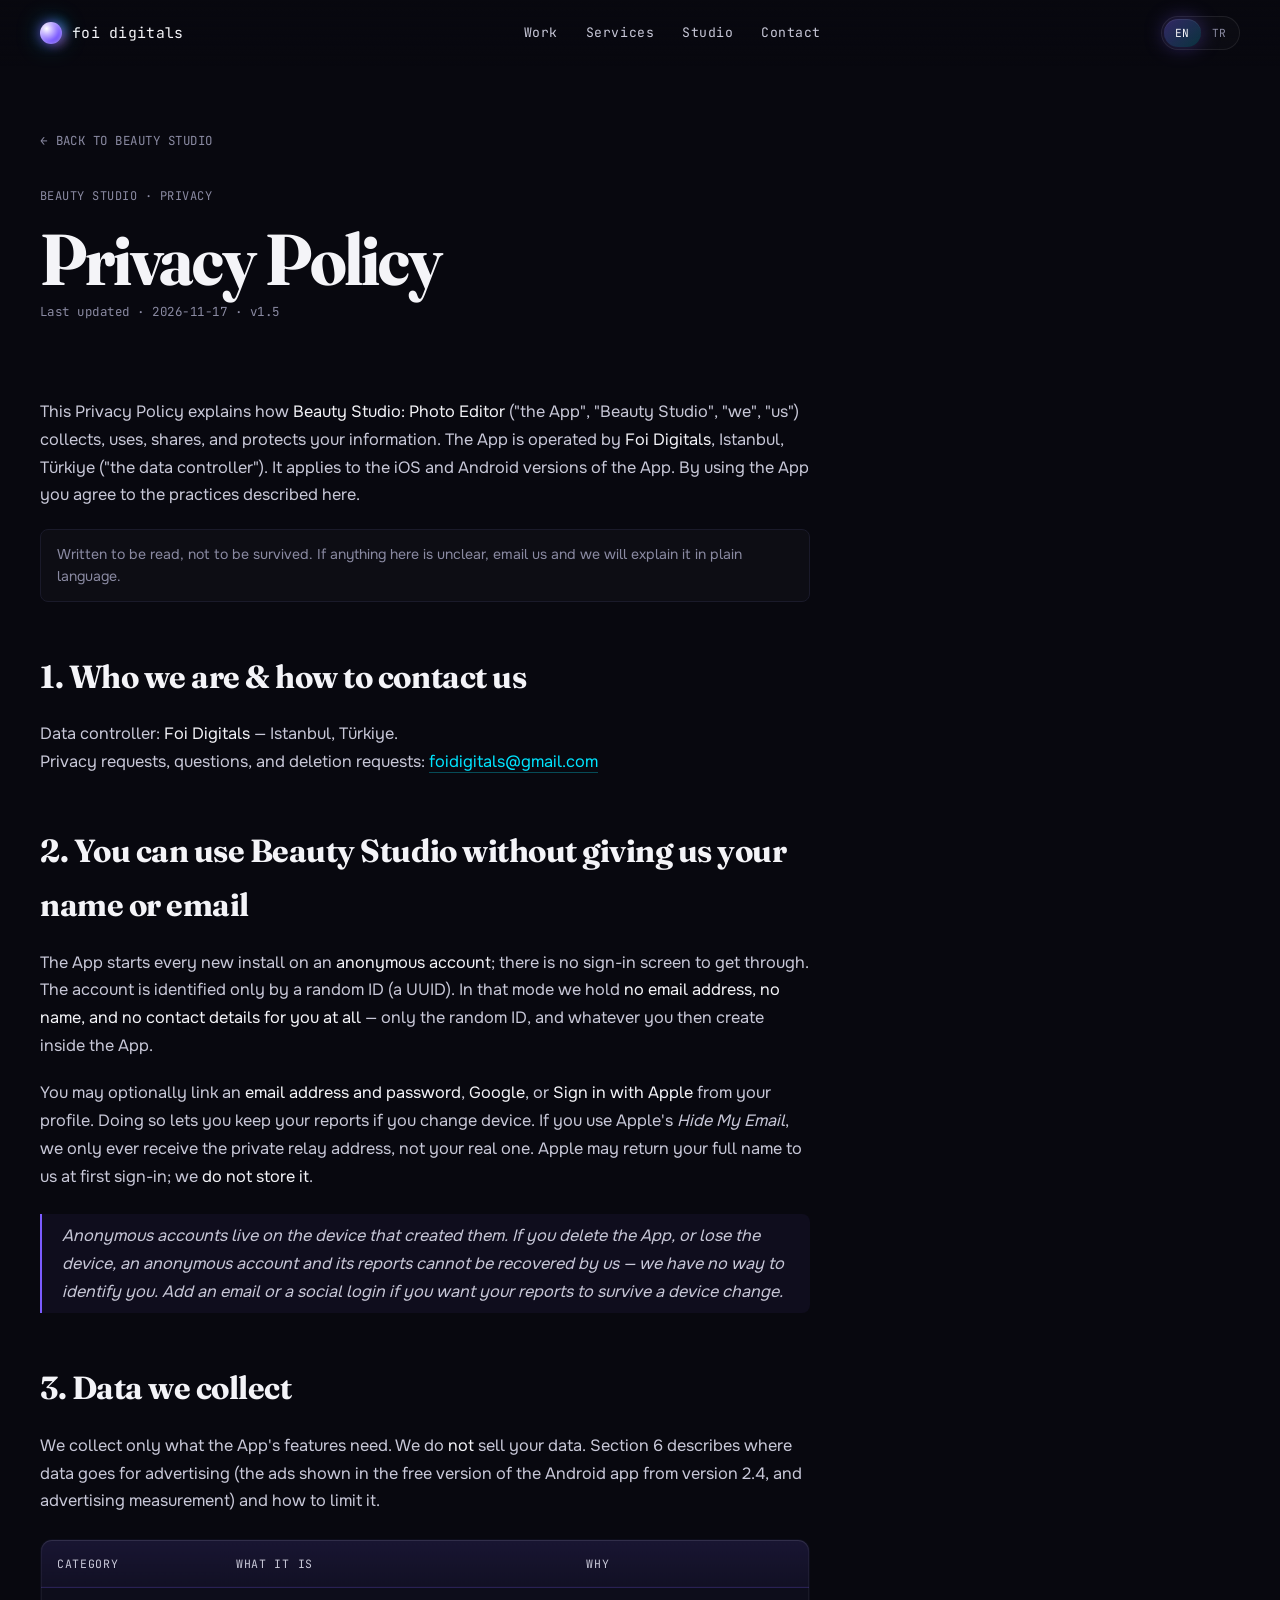
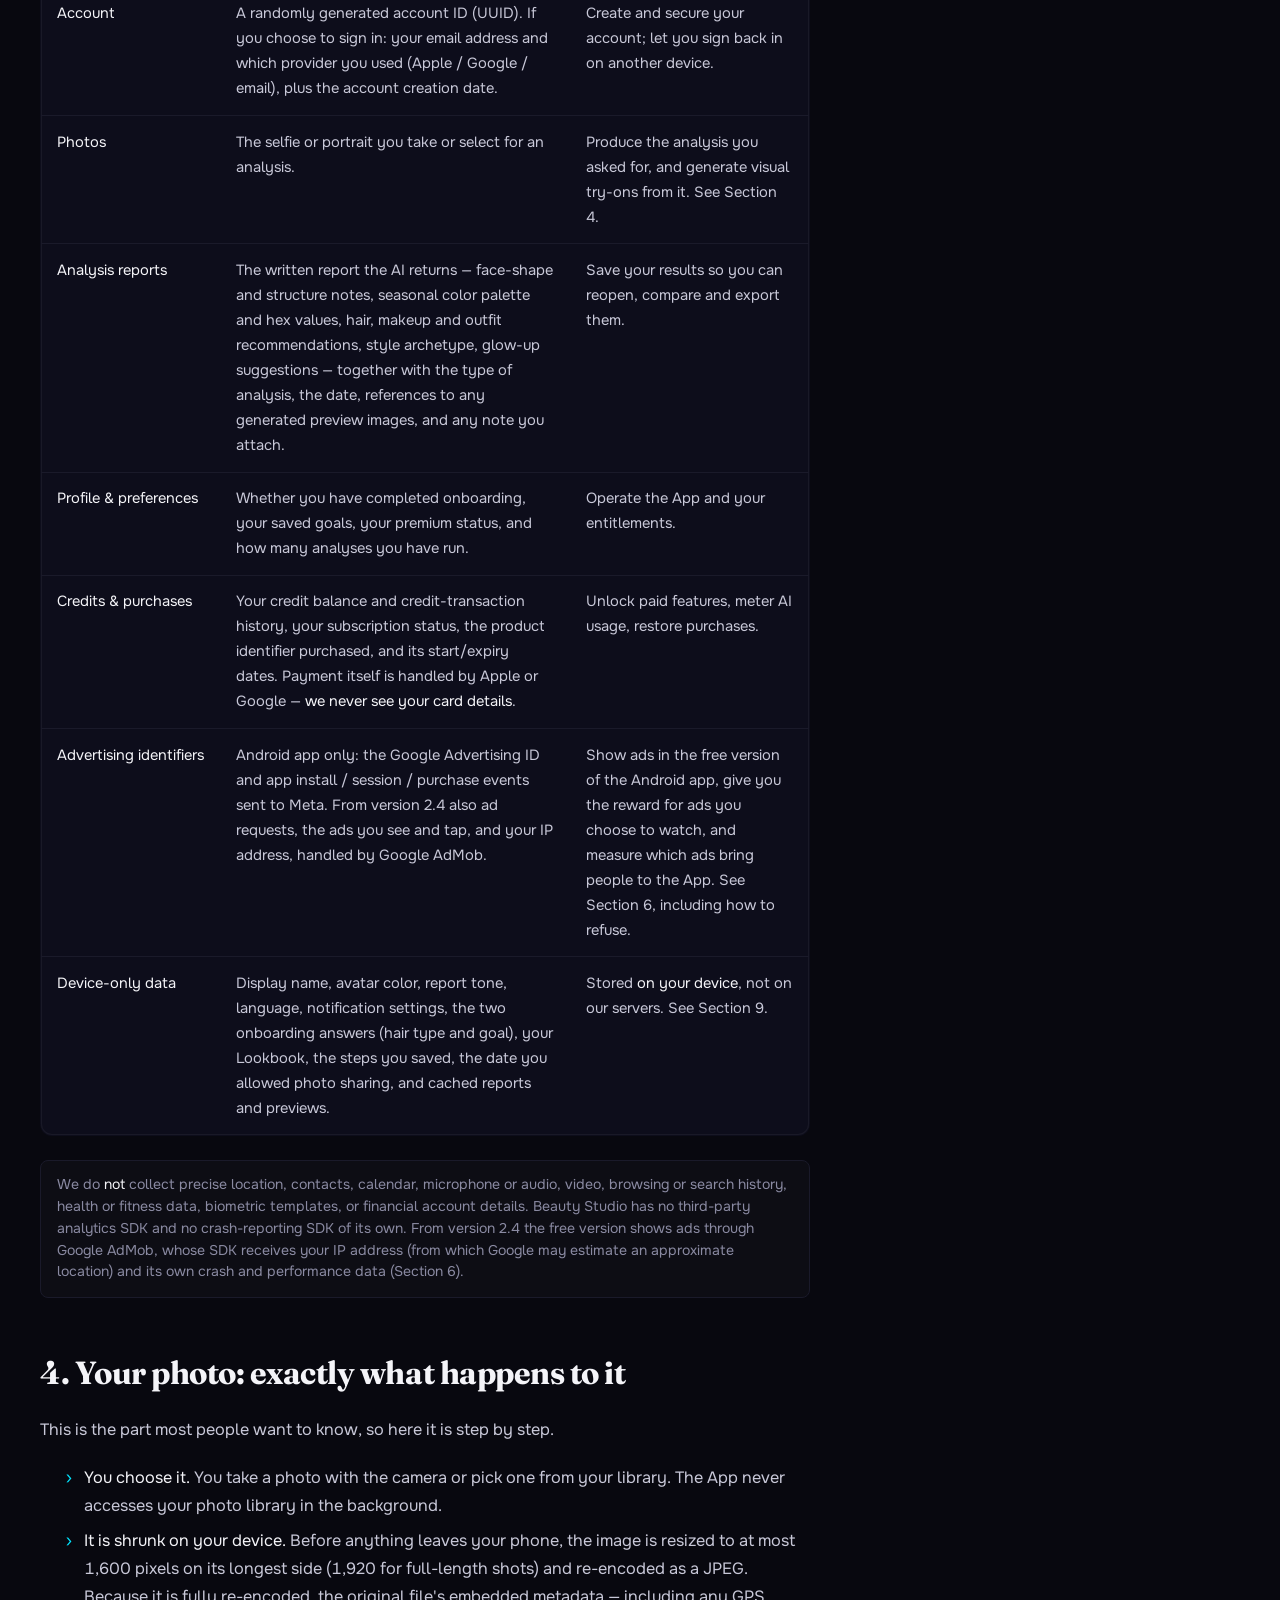
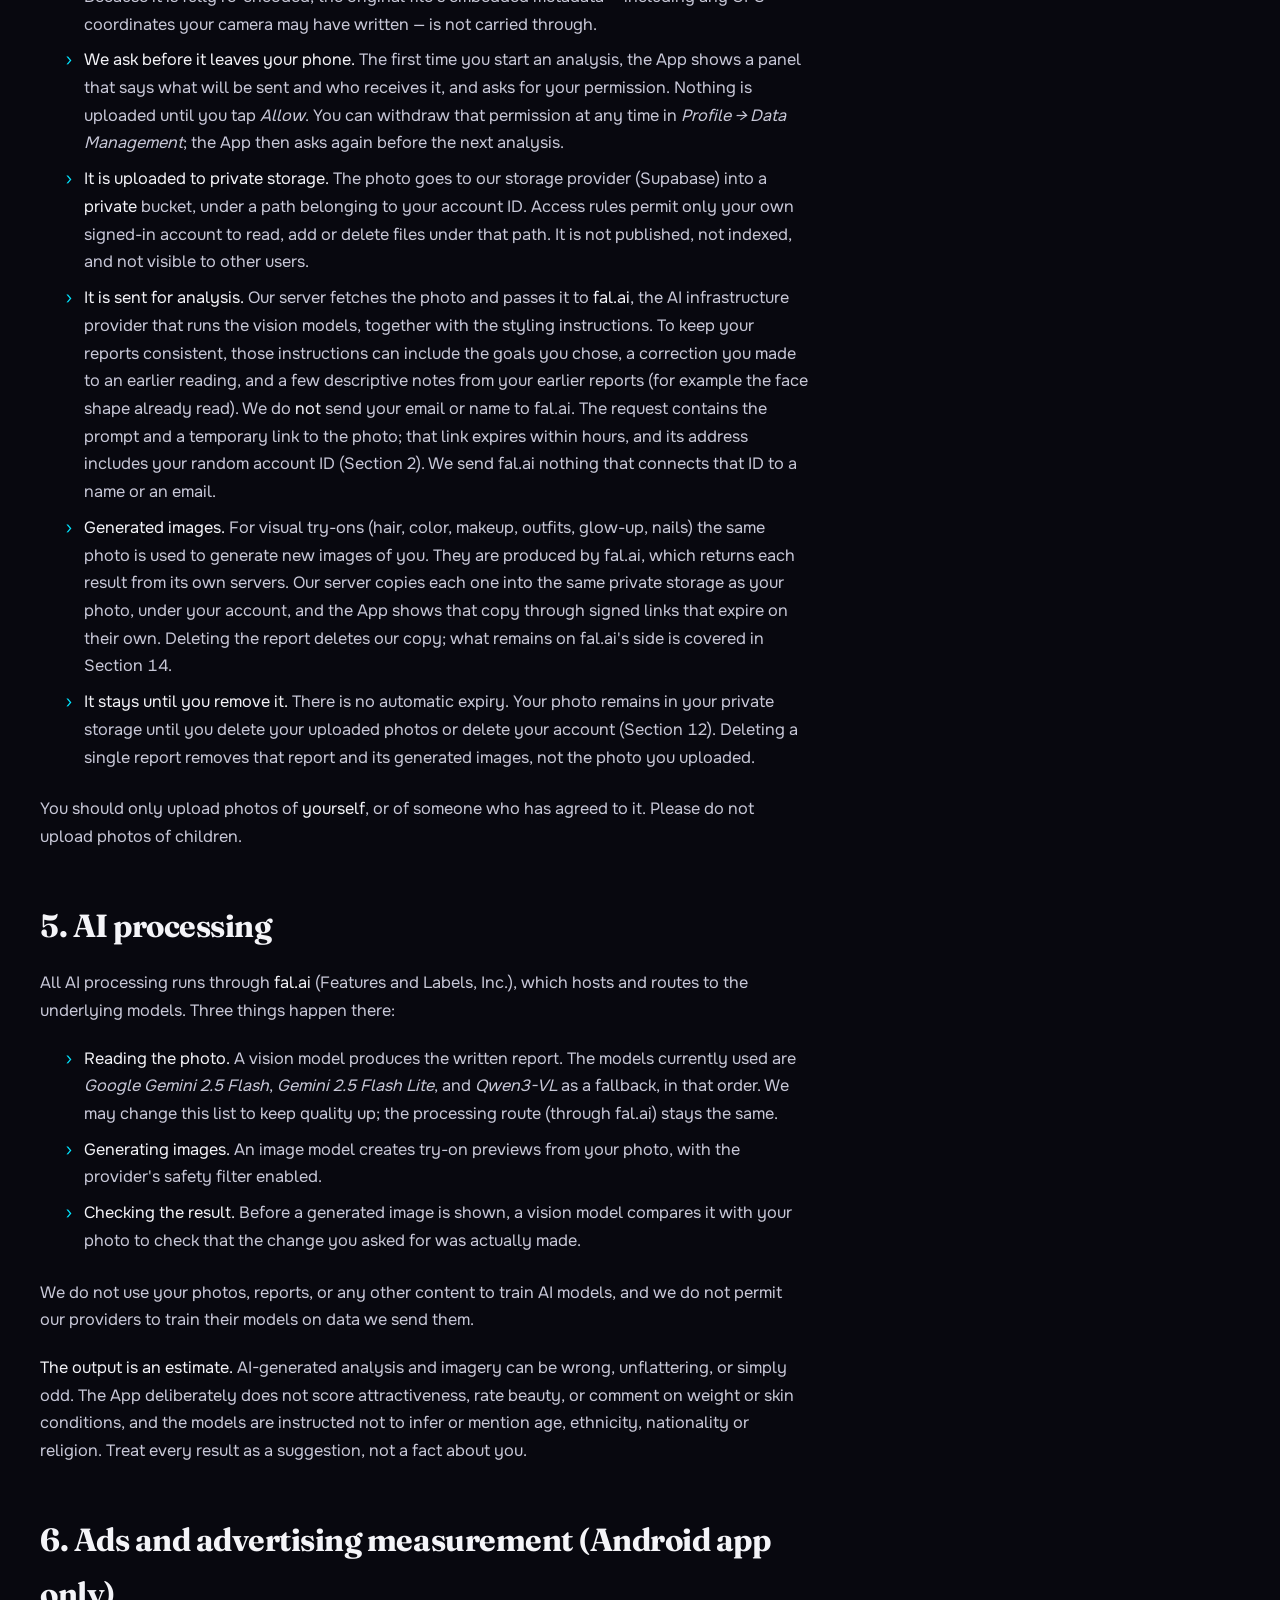
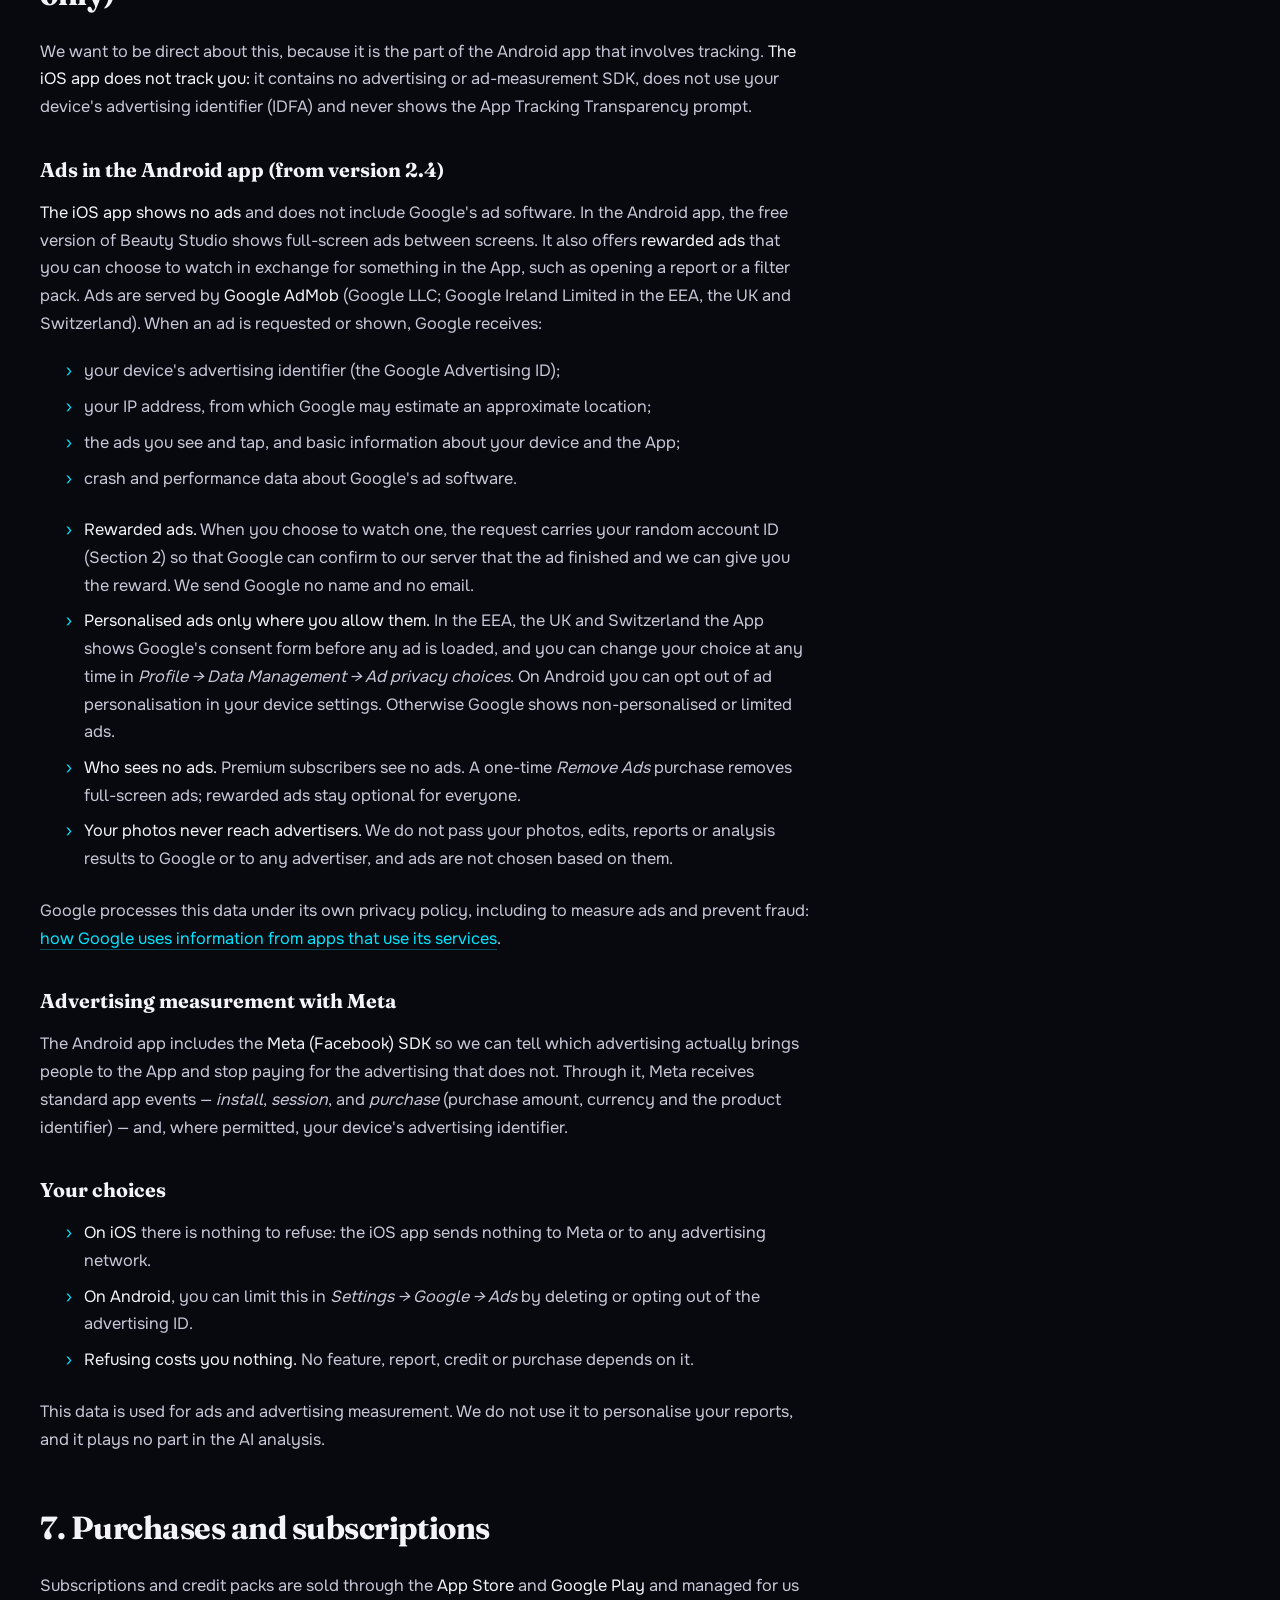
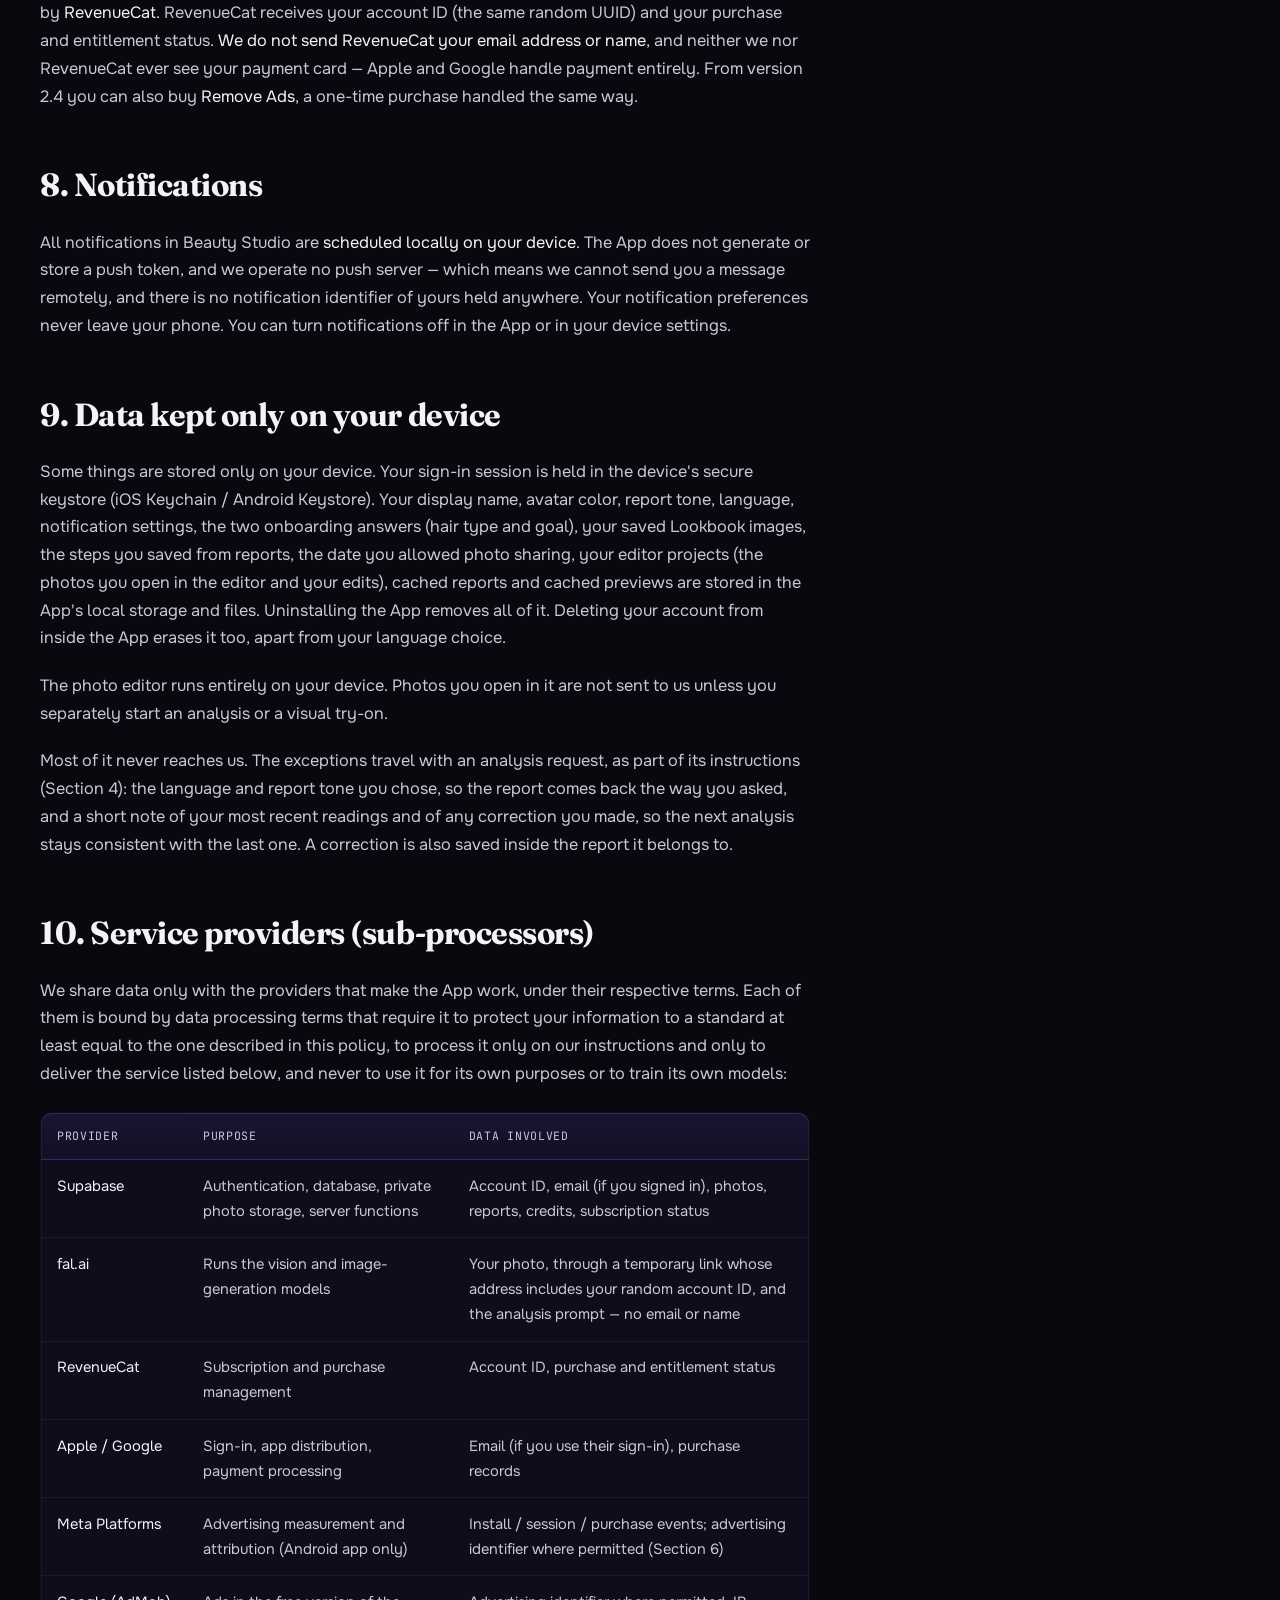
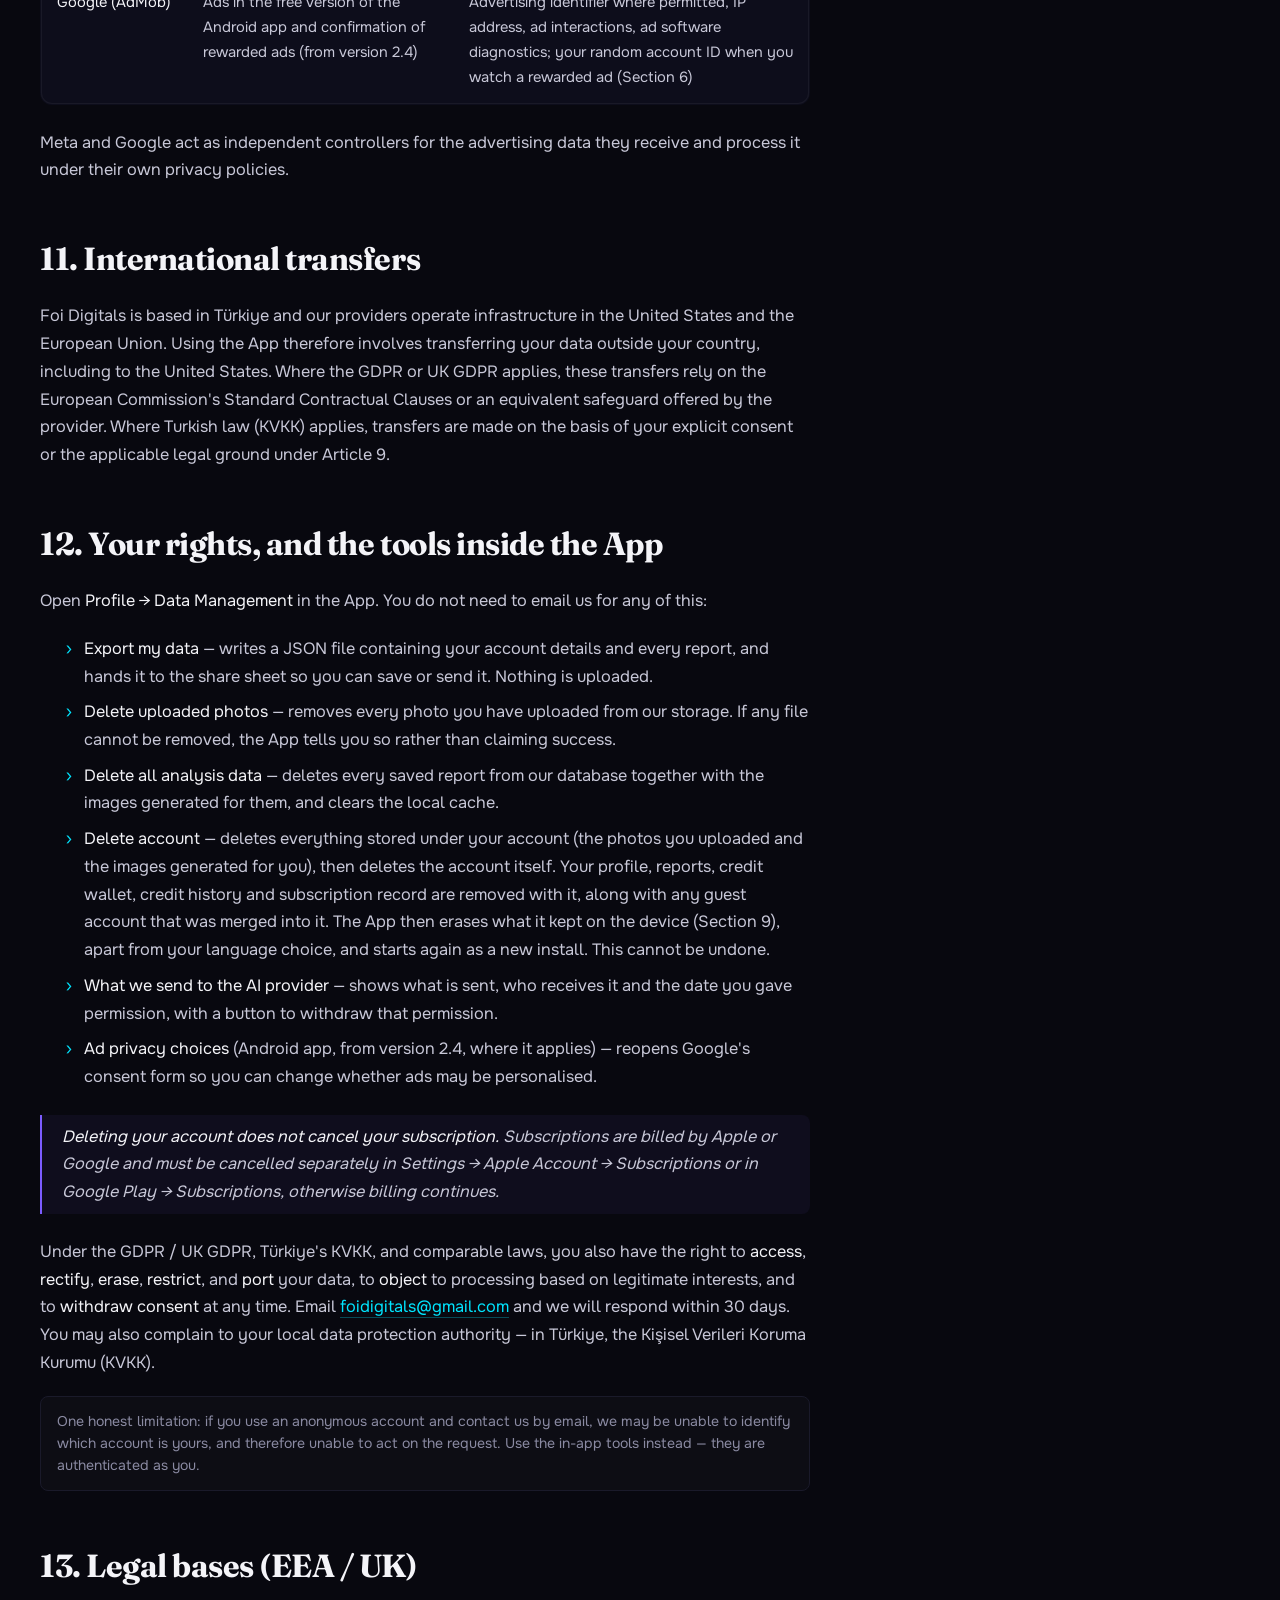
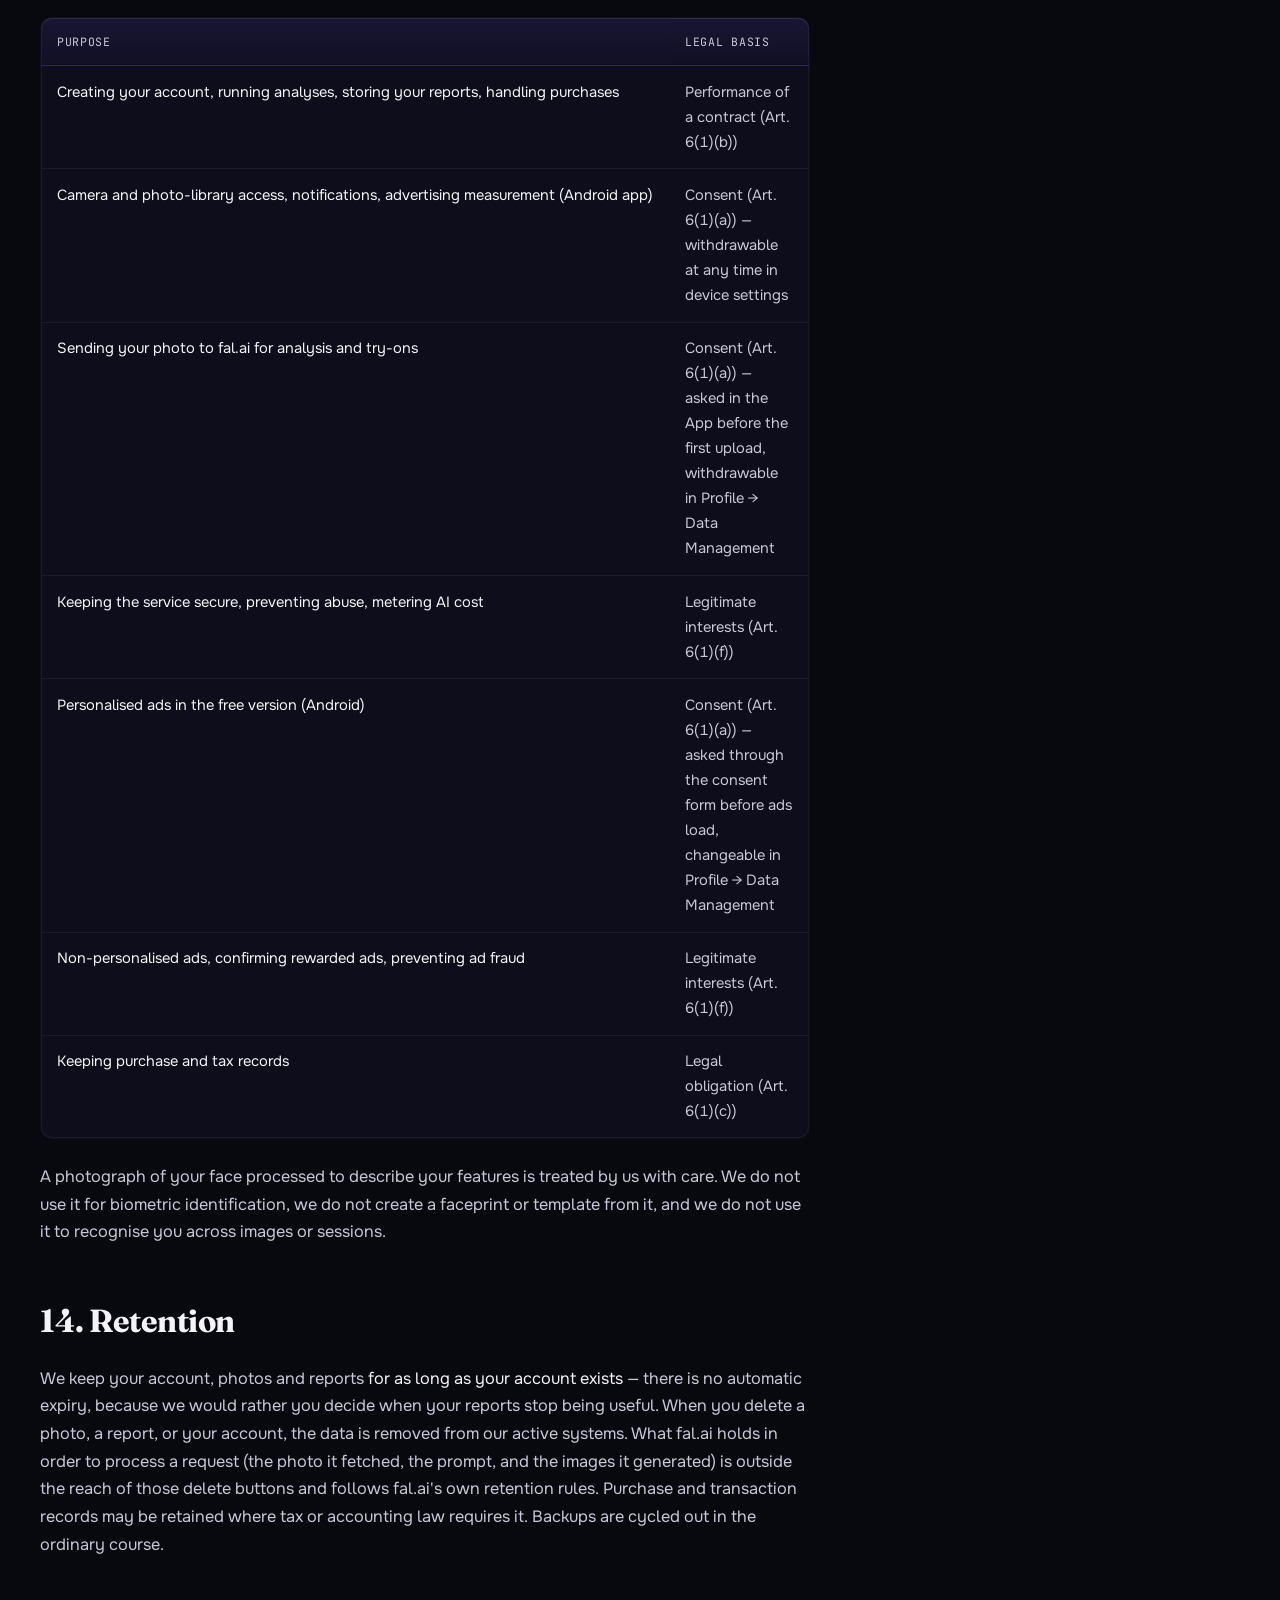
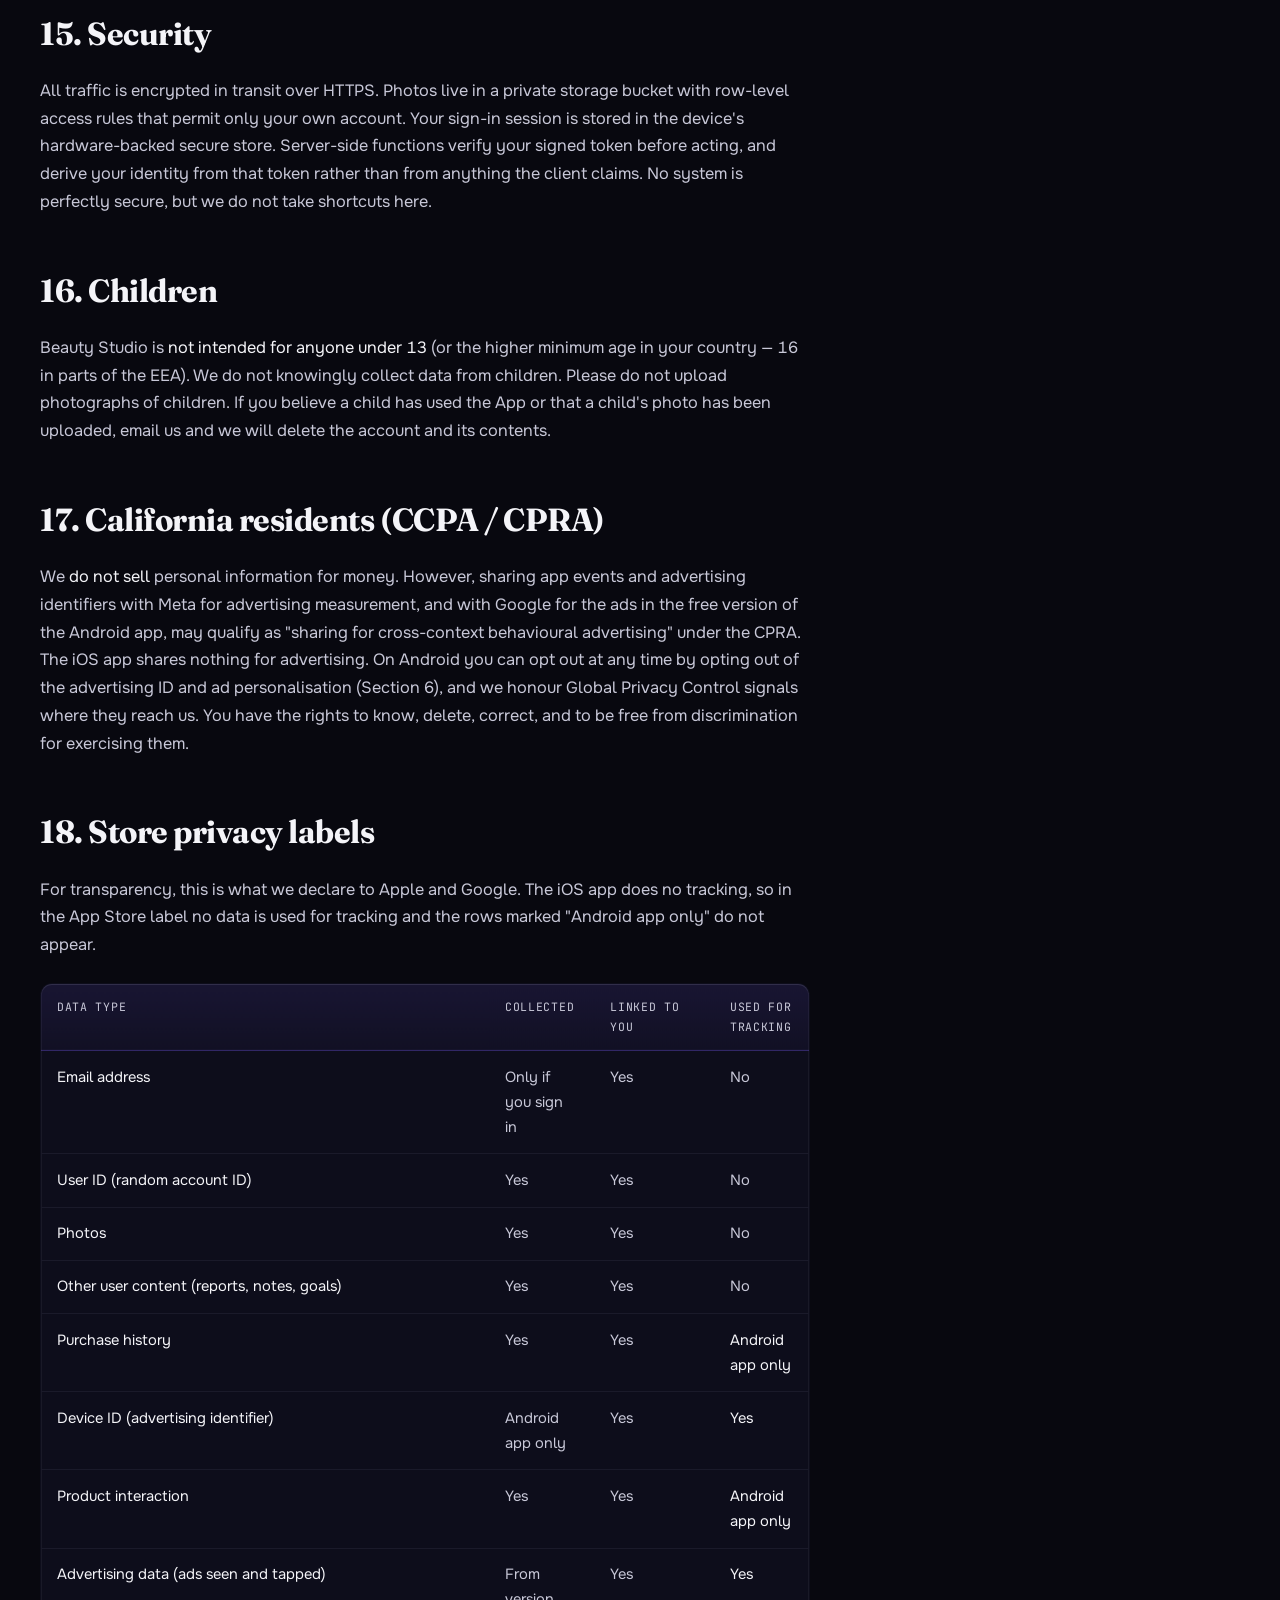
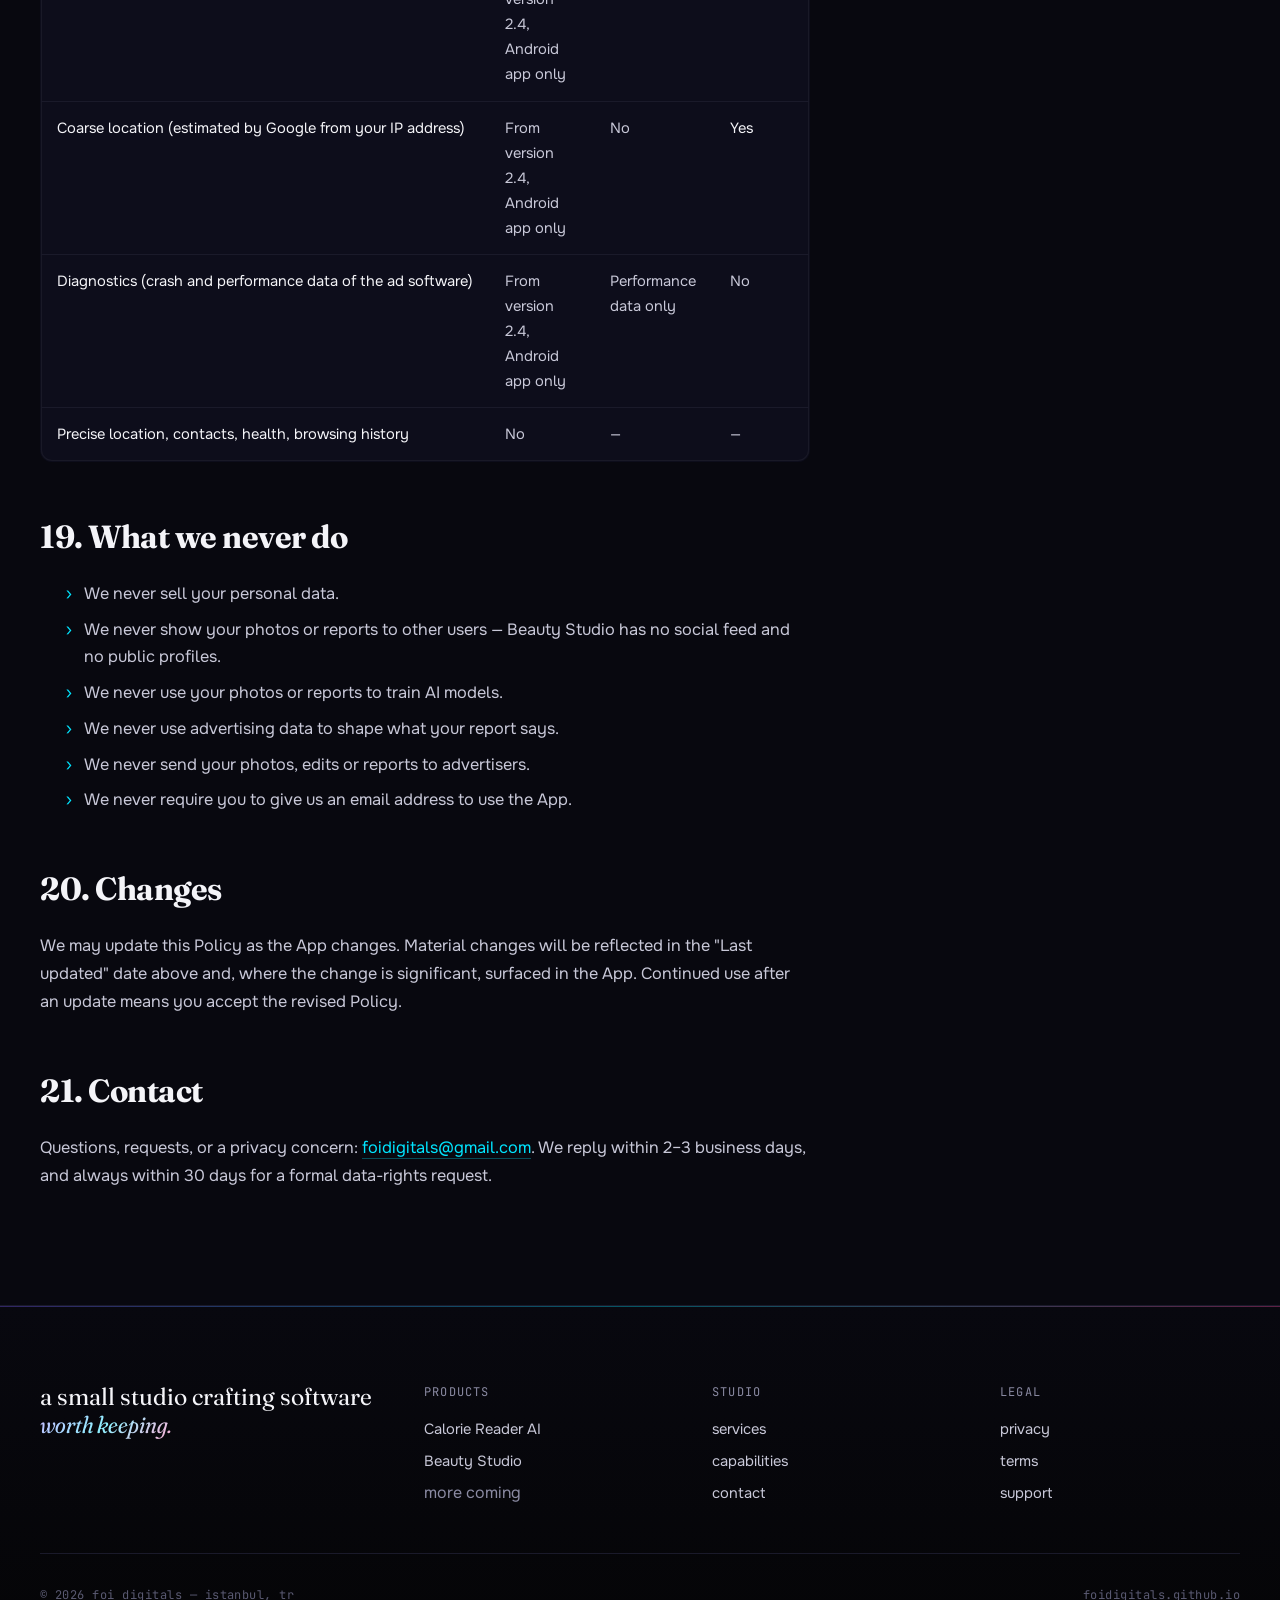
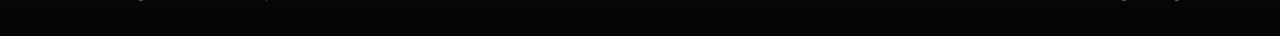
<file: apps/beauty-studio/privacy.html>
<!DOCTYPE html>
<html lang="en" data-i18n-title="meta.appBeautyPrivacyTitle" data-i18n-desc="meta.appBeautyDesc">
<head>
  <meta charset="UTF-8" />
  <meta name="viewport" content="width=device-width, initial-scale=1, viewport-fit=cover" />
  <title>Beauty Studio — Privacy</title>
  <meta name="description" content="Privacy policy for Beauty Studio: Photo Editor by Foi Digitals." />
  <meta name="theme-color" content="#08080F" />

  <link rel="preconnect" href="https://fonts.googleapis.com" />
  <link rel="preconnect" href="https://fonts.gstatic.com" crossorigin />
  <link
    rel="stylesheet"
    href="https://fonts.googleapis.com/css2?family=Fraunces:ital,opsz,wght,SOFT,WONK@0,9..144,300..700,30..100,0..1;1,9..144,300..700,30..100,0..1&family=JetBrains+Mono:wght@400;500&family=Onest:wght@400;500;600;700&display=swap"
  />
  <link rel="stylesheet" href="../../assets/styles.css" />
  <link rel="icon" type="image/png" href="../../assets/images/beauty-studio.png" />
</head>

<body>
  <header class="site-header" id="siteHeader">
    <div class="container">
      <a href="../../index.html" class="brand" aria-label="Foi Digitals — home">
        <span class="brand-mark" aria-hidden="true"></span>
        <span>foi digitals</span>
      </a>
      <nav class="site-nav" aria-label="Primary">
        <a href="../../index.html#work"><span data-i18n="nav.work">work</span></a>
        <a href="../../index.html#services"><span data-i18n="nav.services">services</span></a>
        <a href="../../index.html#studio"><span data-i18n="nav.studio">studio</span></a>
        <a href="../../index.html#contact"><span data-i18n="nav.contact">contact</span></a>
      </nav>
      <div class="header-right">
        <div class="lang-toggle" role="group" aria-label="Language">
          <button type="button" class="lang-btn" data-lang="en" aria-pressed="false">EN</button>
          <button type="button" class="lang-btn" data-lang="tr" aria-pressed="false">TR</button>
        </div>
        <button class="menu-btn" type="button" aria-label="Toggle menu" aria-expanded="false" id="menuBtn">
          <svg viewBox="0 0 24 24" fill="none" stroke="currentColor" stroke-width="1.7" stroke-linecap="round"><path d="M4 7h16M4 12h16M4 17h16"/></svg>
        </button>
      </div>
    </div>
  </header>

  <div class="mobile-drawer" id="mobileDrawer" aria-hidden="true">
    <button class="close" type="button" aria-label="Close menu" id="closeMenuBtn">
      <svg width="18" height="18" viewBox="0 0 24 24" fill="none" stroke="currentColor" stroke-width="1.7" stroke-linecap="round"><path d="M6 6l12 12M18 6L6 18"/></svg>
    </button>
    <a href="../../index.html#work" data-i18n="nav.work">work</a>
    <a href="../../index.html#services" data-i18n="nav.services">services</a>
    <a href="../../index.html#studio" data-i18n="nav.studio">studio</a>
    <a href="../../index.html#contact" data-i18n="nav.contact">contact</a>
    <a href="../../support.html" data-i18n="nav.support">support</a>
  </div>

  <main class="longform">
    <div class="container">
      <a href="index.html" class="back-link" data-i18n="bsPrivacy.back">back to beauty studio</a>
      <header class="longform-head">
        <p class="eyebrow" data-i18n="bsPrivacy.eyebrow">beauty studio · privacy</p>
        <h1 data-i18n="bsPrivacy.title">Privacy Policy</h1>
        <p class="meta" data-i18n="bsPrivacy.meta">Last updated · 2026-11-17 · v1.5</p>
      </header>
      <article class="longform-body" data-i18n-html="bsPrivacy.body"></article>
    </div>
  </main>

  <footer class="site-footer">
    <div class="container">
      <div class="footer-top">
        <p class="footer-statement" data-i18n-html="footer.statement">a small studio crafting software <em>worth keeping.</em></p>

        <div class="footer-col">
          <h4 data-i18n="footer.col.products">products</h4>
          <ul>
            <li><a href="../calorie-reader-ai/index.html" data-i18n="footer.link.calorie">Calorie Reader AI</a></li>
            <li><a href="index.html" data-i18n="footer.link.beauty">Beauty Studio</a></li>
            <li><span class="text-muted" data-i18n="footer.link.more">more coming</span></li>
          </ul>
        </div>
        <div class="footer-col">
          <h4 data-i18n="footer.col.studio">studio</h4>
          <ul>
            <li><a href="../../index.html#services" data-i18n="footer.link.services">services</a></li>
            <li><a href="../../index.html#studio" data-i18n="footer.link.capabilities">capabilities</a></li>
            <li><a href="../../index.html#contact" data-i18n="footer.link.contact">contact</a></li>
          </ul>
        </div>
        <div class="footer-col">
          <h4 data-i18n="footer.col.legal">legal</h4>
          <ul>
            <li><a href="privacy.html" data-i18n="footer.link.privacy">privacy</a></li>
            <li><a href="terms.html" data-i18n="footer.link.terms">terms</a></li>
            <li><a href="support.html" data-i18n="footer.link.support">support</a></li>
          </ul>
        </div>
      </div>
      <div class="footer-bottom">
        <span data-i18n="footer.copyright">© 2026 foi digitals — istanbul, tr</span>
        <span>foidigitals.github.io</span>
      </div>
    </div>
  </footer>

  <script src="../../assets/i18n.js"></script>
  <script src="../../assets/main.js"></script>
</body>
</html>
</file>
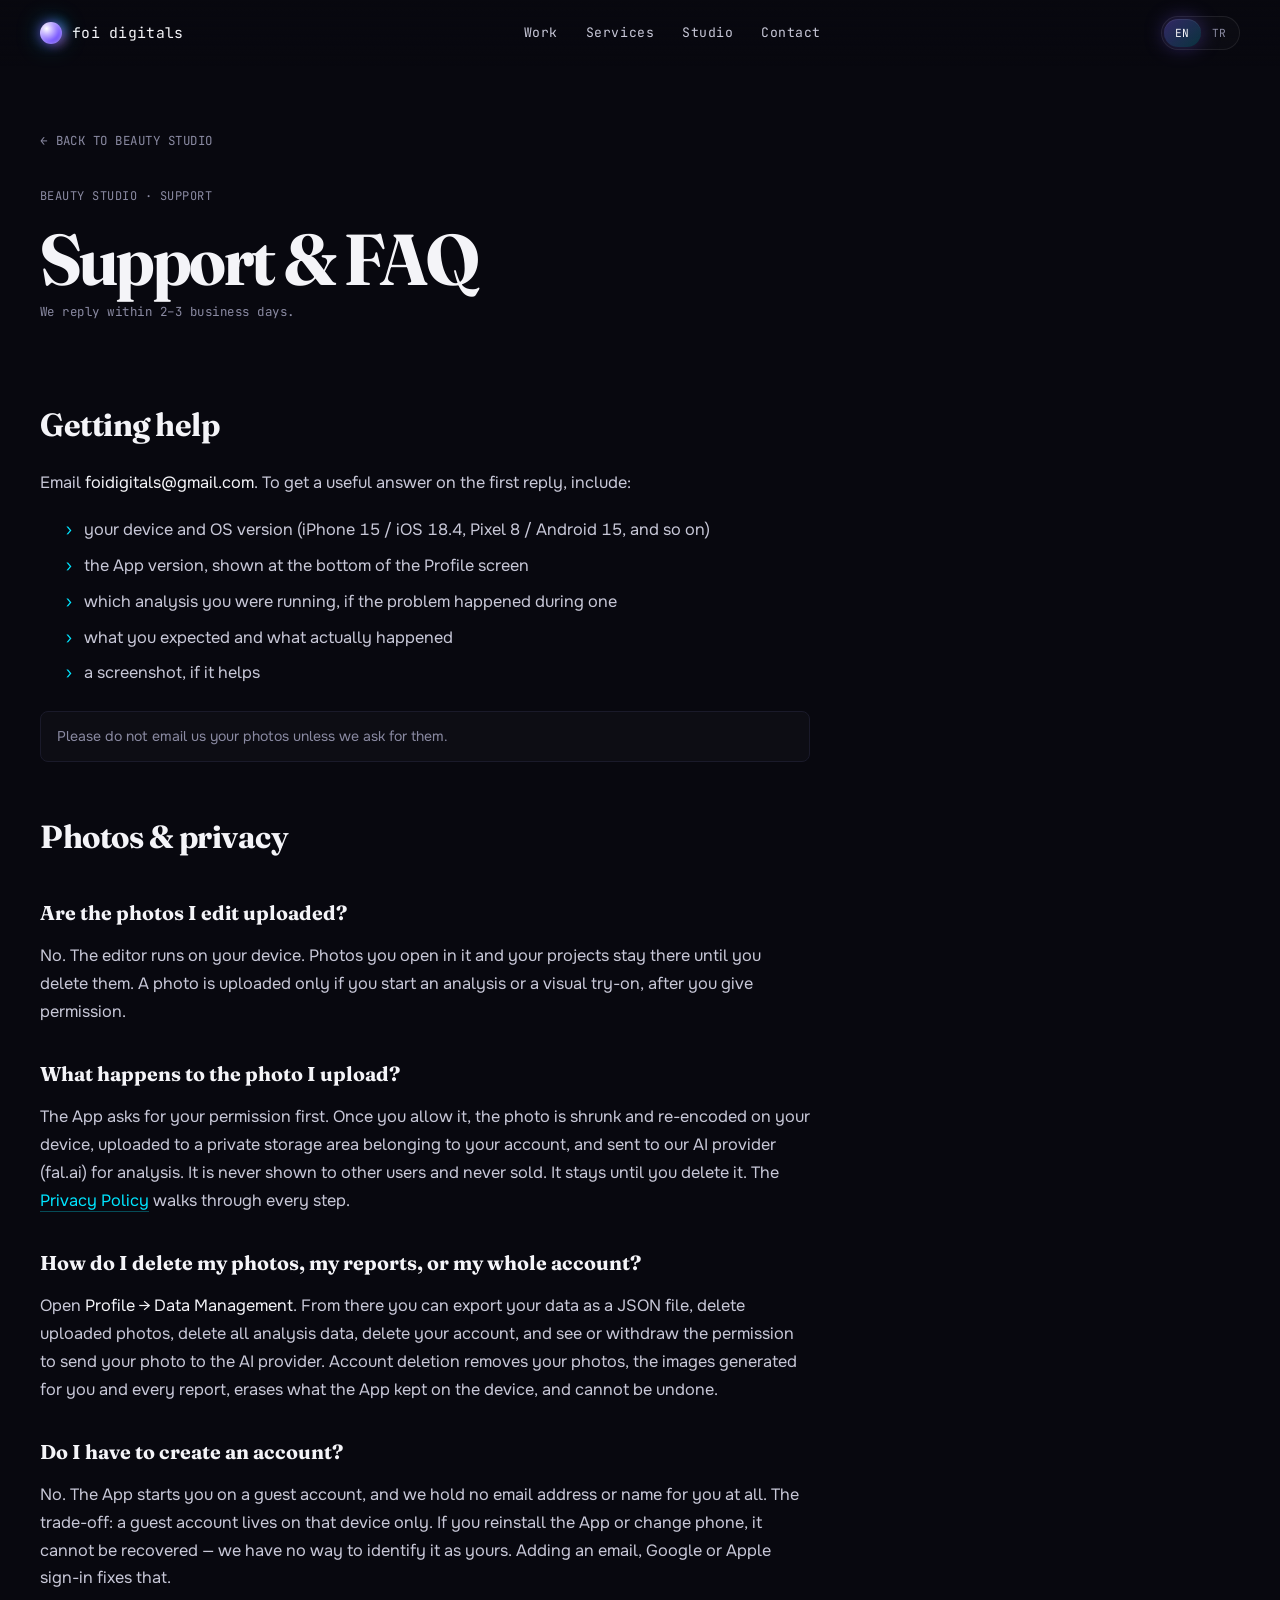
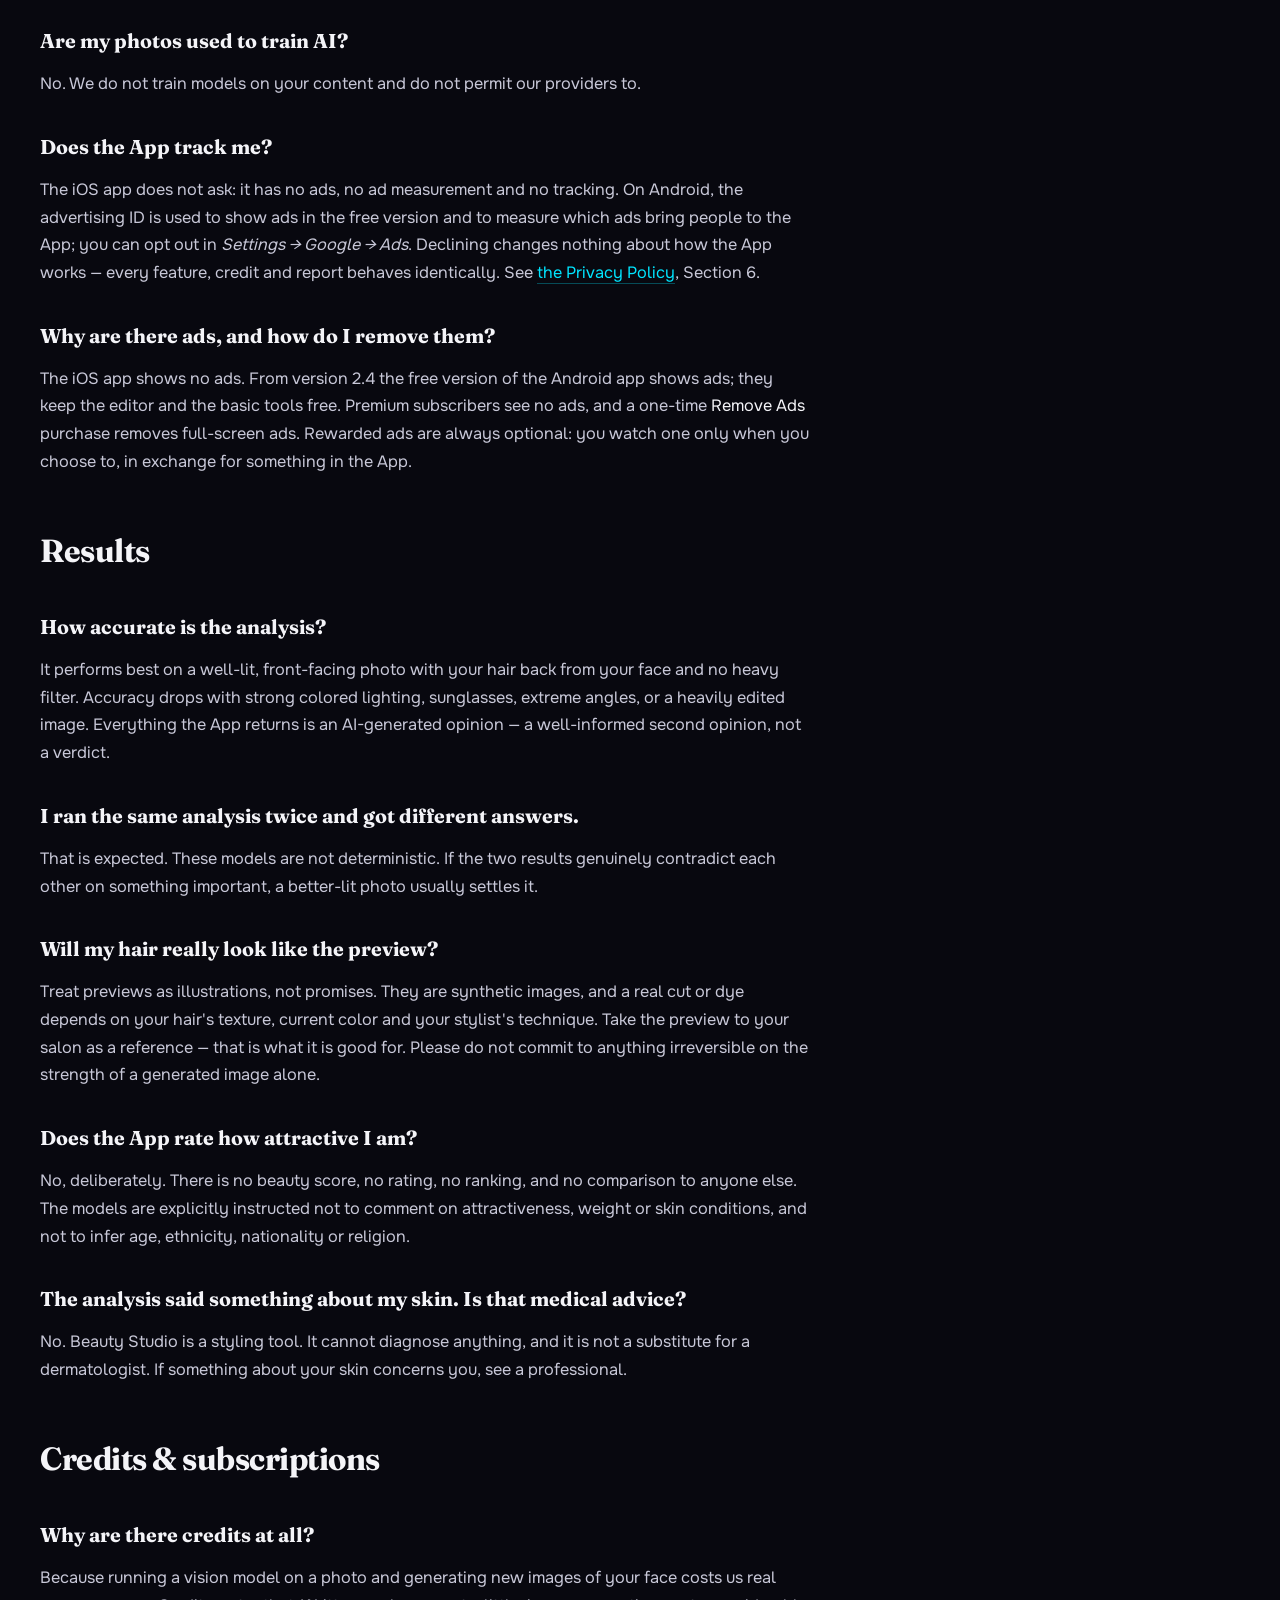
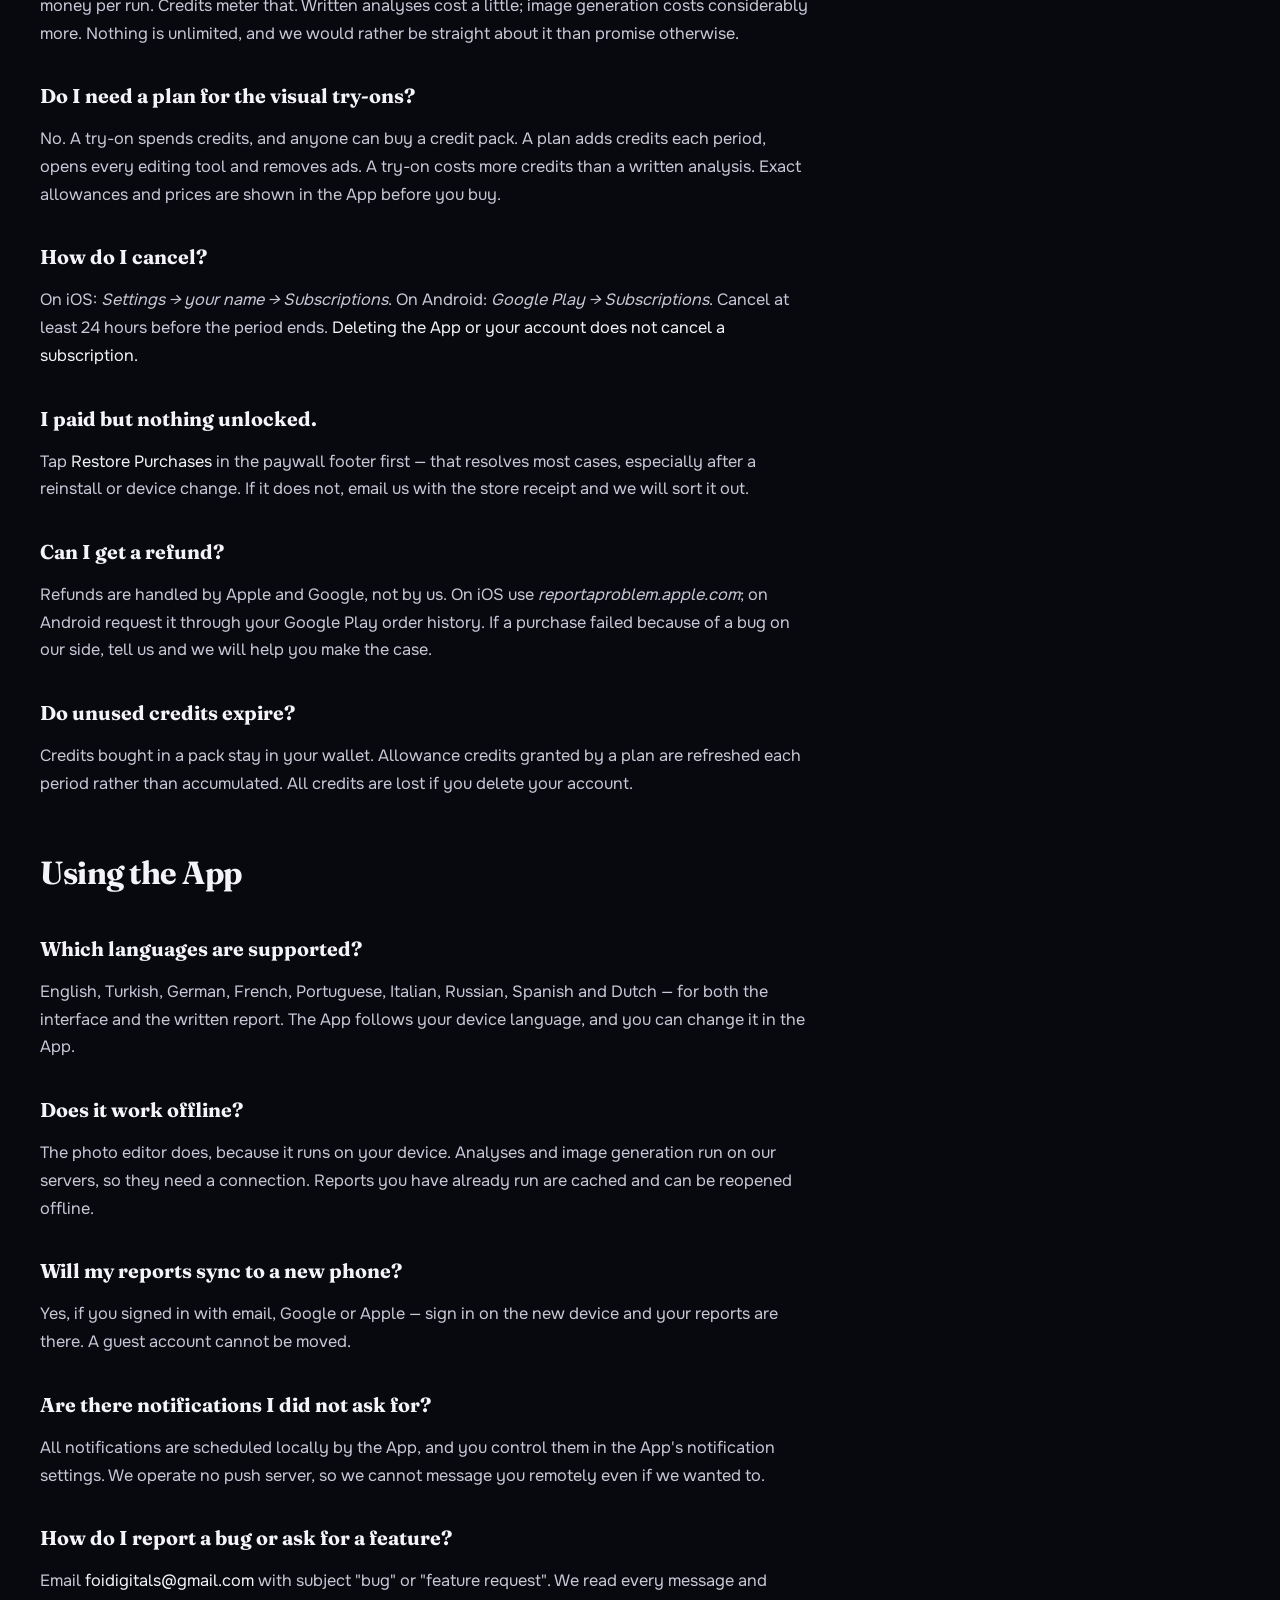
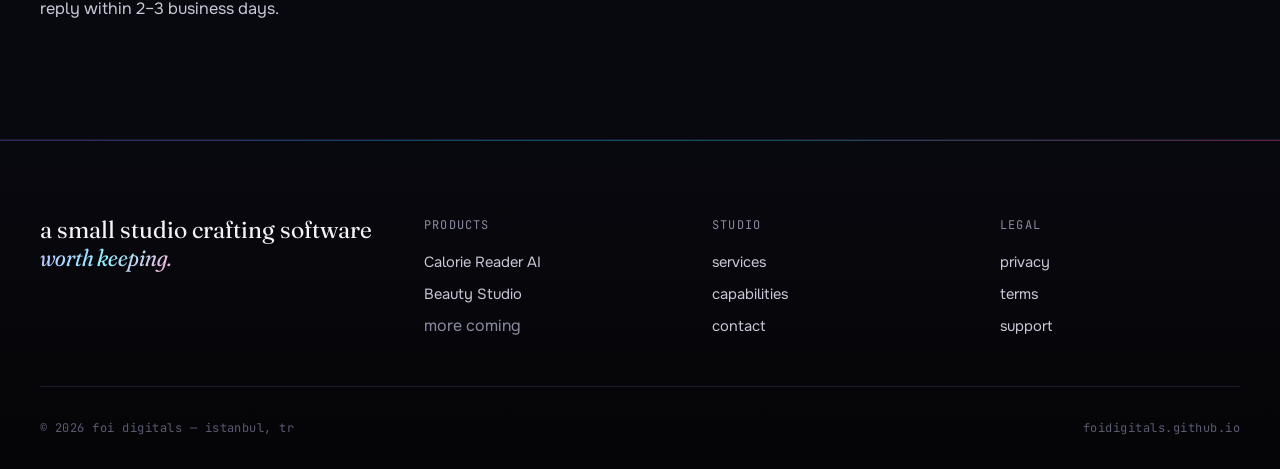
<file: apps/beauty-studio/support.html>
<!DOCTYPE html>
<html lang="en" data-i18n-title="meta.appBeautySupportTitle" data-i18n-desc="meta.appBeautyDesc">
<head>
  <meta charset="UTF-8" />
  <meta name="viewport" content="width=device-width, initial-scale=1, viewport-fit=cover" />
  <title>Beauty Studio — Support</title>
  <meta name="description" content="Help, FAQ, and contact for Beauty Studio: Photo Editor." />
  <meta name="theme-color" content="#08080F" />

  <link rel="preconnect" href="https://fonts.googleapis.com" />
  <link rel="preconnect" href="https://fonts.gstatic.com" crossorigin />
  <link
    rel="stylesheet"
    href="https://fonts.googleapis.com/css2?family=Fraunces:ital,opsz,wght,SOFT,WONK@0,9..144,300..700,30..100,0..1;1,9..144,300..700,30..100,0..1&family=JetBrains+Mono:wght@400;500&family=Onest:wght@400;500;600;700&display=swap"
  />
  <link rel="stylesheet" href="../../assets/styles.css" />
  <link rel="icon" type="image/png" href="../../assets/images/beauty-studio.png" />
</head>

<body>
  <header class="site-header" id="siteHeader">
    <div class="container">
      <a href="../../index.html" class="brand" aria-label="Foi Digitals — home">
        <span class="brand-mark" aria-hidden="true"></span>
        <span>foi digitals</span>
      </a>
      <nav class="site-nav" aria-label="Primary">
        <a href="../../index.html#work"><span data-i18n="nav.work">work</span></a>
        <a href="../../index.html#services"><span data-i18n="nav.services">services</span></a>
        <a href="../../index.html#studio"><span data-i18n="nav.studio">studio</span></a>
        <a href="../../index.html#contact"><span data-i18n="nav.contact">contact</span></a>
      </nav>
      <div class="header-right">
        <div class="lang-toggle" role="group" aria-label="Language">
          <button type="button" class="lang-btn" data-lang="en" aria-pressed="false">EN</button>
          <button type="button" class="lang-btn" data-lang="tr" aria-pressed="false">TR</button>
        </div>
        <button class="menu-btn" type="button" aria-label="Toggle menu" aria-expanded="false" id="menuBtn">
          <svg viewBox="0 0 24 24" fill="none" stroke="currentColor" stroke-width="1.7" stroke-linecap="round"><path d="M4 7h16M4 12h16M4 17h16"/></svg>
        </button>
      </div>
    </div>
  </header>

  <div class="mobile-drawer" id="mobileDrawer" aria-hidden="true">
    <button class="close" type="button" aria-label="Close menu" id="closeMenuBtn">
      <svg width="18" height="18" viewBox="0 0 24 24" fill="none" stroke="currentColor" stroke-width="1.7" stroke-linecap="round"><path d="M6 6l12 12M18 6L6 18"/></svg>
    </button>
    <a href="../../index.html#work" data-i18n="nav.work">work</a>
    <a href="../../index.html#services" data-i18n="nav.services">services</a>
    <a href="../../index.html#studio" data-i18n="nav.studio">studio</a>
    <a href="../../index.html#contact" data-i18n="nav.contact">contact</a>
    <a href="../../support.html" data-i18n="nav.support">support</a>
  </div>

  <main class="longform">
    <div class="container">
      <a href="index.html" class="back-link" data-i18n="bsSupport.back">back to beauty studio</a>
      <header class="longform-head">
        <p class="eyebrow" data-i18n="bsSupport.eyebrow">beauty studio · support</p>
        <h1 data-i18n="bsSupport.title">Support &amp; FAQ</h1>
        <p class="meta" data-i18n="bsSupport.meta">Last updated · 2026-08-20 · v1.0</p>
      </header>
      <article class="longform-body" data-i18n-html="bsSupport.body"></article>
    </div>
  </main>

  <footer class="site-footer">
    <div class="container">
      <div class="footer-top">
        <p class="footer-statement" data-i18n-html="footer.statement">a small studio crafting software <em>worth keeping.</em></p>

        <div class="footer-col">
          <h4 data-i18n="footer.col.products">products</h4>
          <ul>
            <li><a href="../calorie-reader-ai/index.html" data-i18n="footer.link.calorie">Calorie Reader AI</a></li>
            <li><a href="index.html" data-i18n="footer.link.beauty">Beauty Studio</a></li>
            <li><span class="text-muted" data-i18n="footer.link.more">more coming</span></li>
          </ul>
        </div>
        <div class="footer-col">
          <h4 data-i18n="footer.col.studio">studio</h4>
          <ul>
            <li><a href="../../index.html#services" data-i18n="footer.link.services">services</a></li>
            <li><a href="../../index.html#studio" data-i18n="footer.link.capabilities">capabilities</a></li>
            <li><a href="../../index.html#contact" data-i18n="footer.link.contact">contact</a></li>
          </ul>
        </div>
        <div class="footer-col">
          <h4 data-i18n="footer.col.legal">legal</h4>
          <ul>
            <li><a href="privacy.html" data-i18n="footer.link.privacy">privacy</a></li>
            <li><a href="terms.html" data-i18n="footer.link.terms">terms</a></li>
            <li><a href="support.html" data-i18n="footer.link.support">support</a></li>
          </ul>
        </div>
      </div>
      <div class="footer-bottom">
        <span data-i18n="footer.copyright">© 2026 foi digitals — istanbul, tr</span>
        <span>foidigitals.github.io</span>
      </div>
    </div>
  </footer>

  <script src="../../assets/i18n.js"></script>
  <script src="../../assets/main.js"></script>
</body>
</html>
</file>
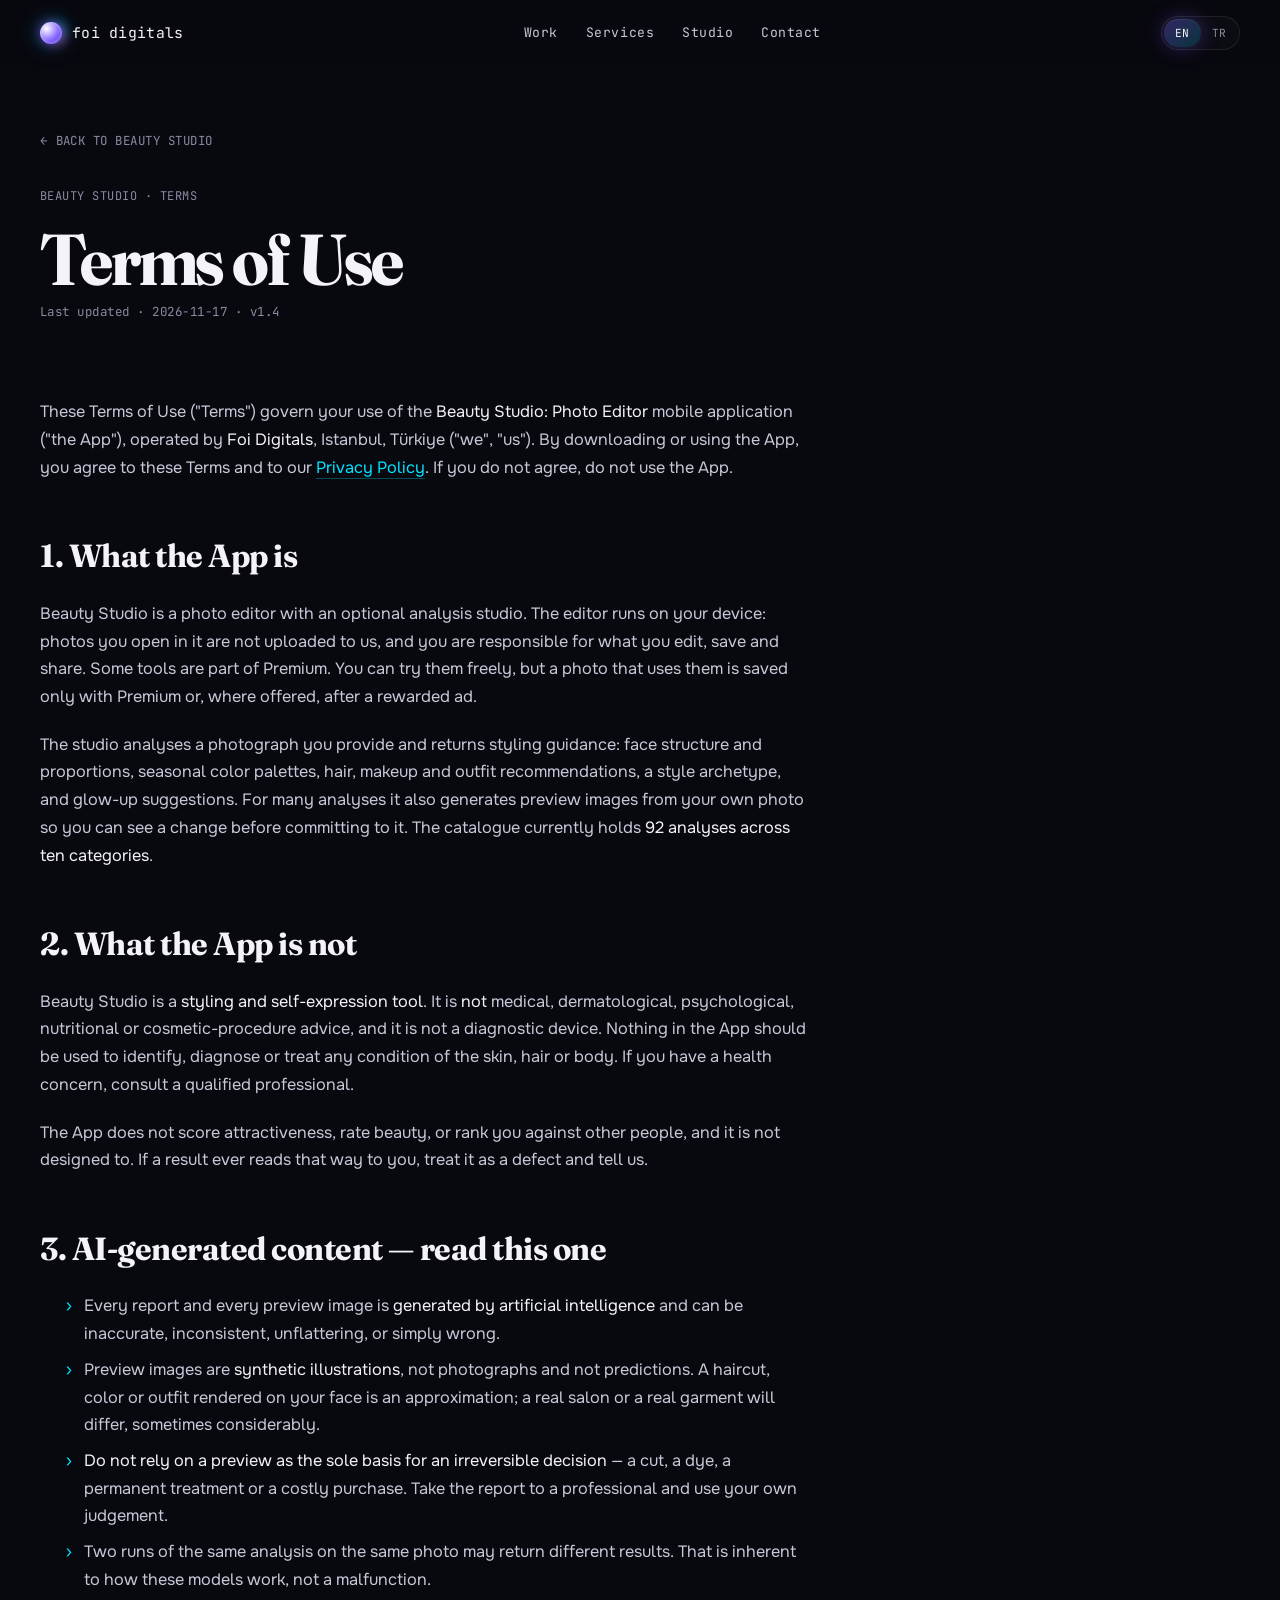
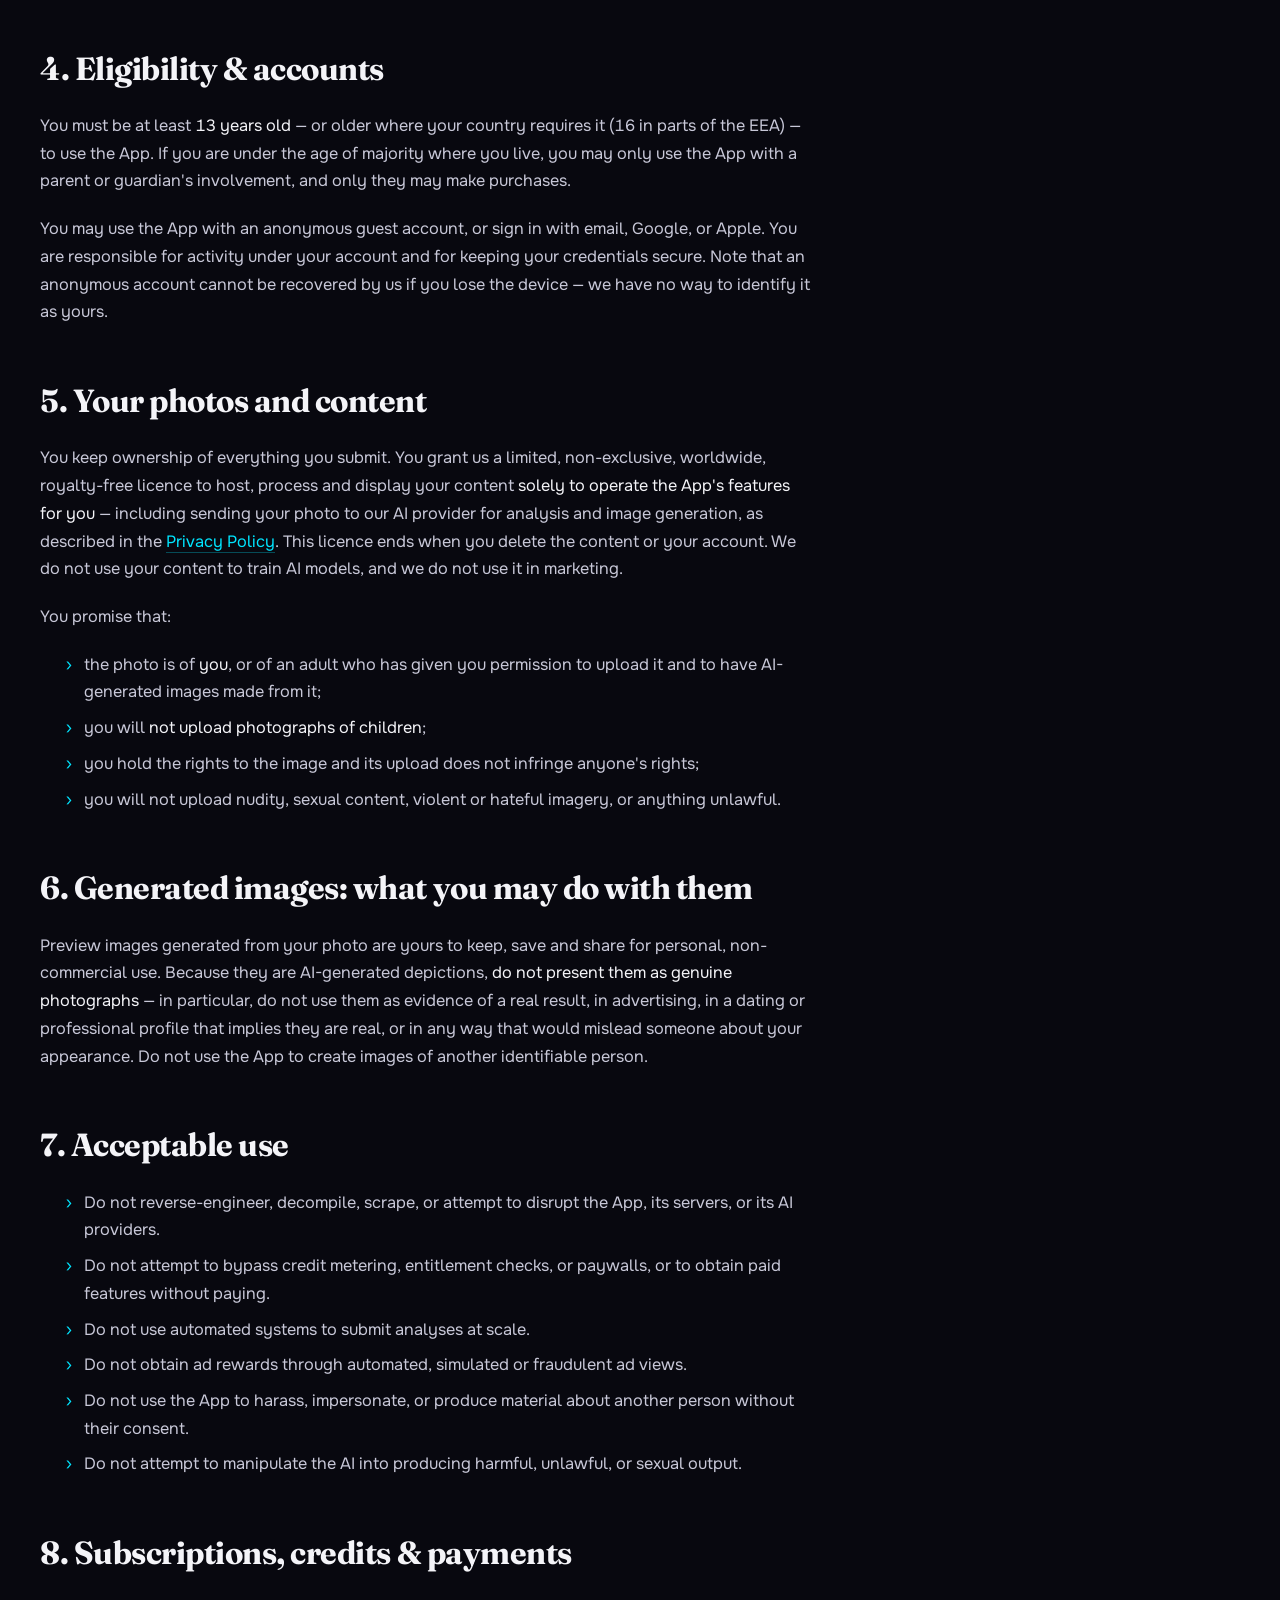
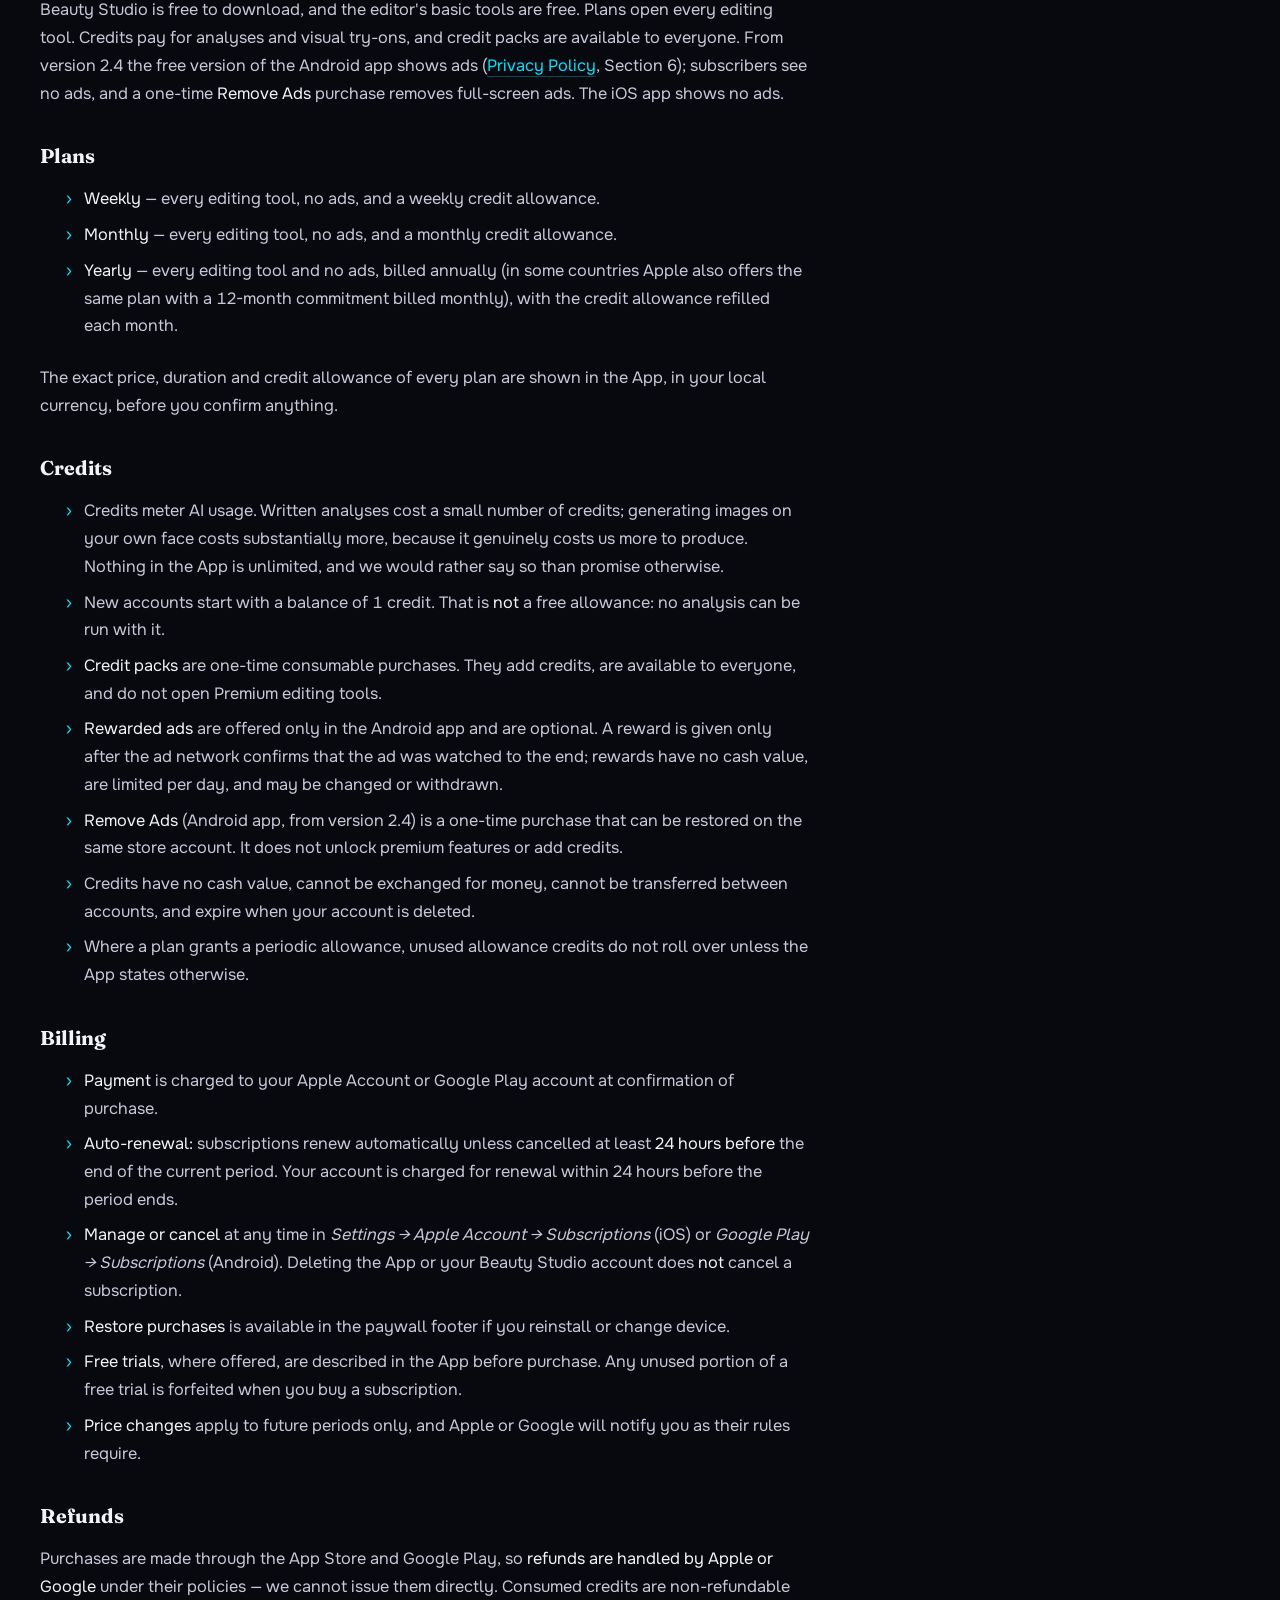
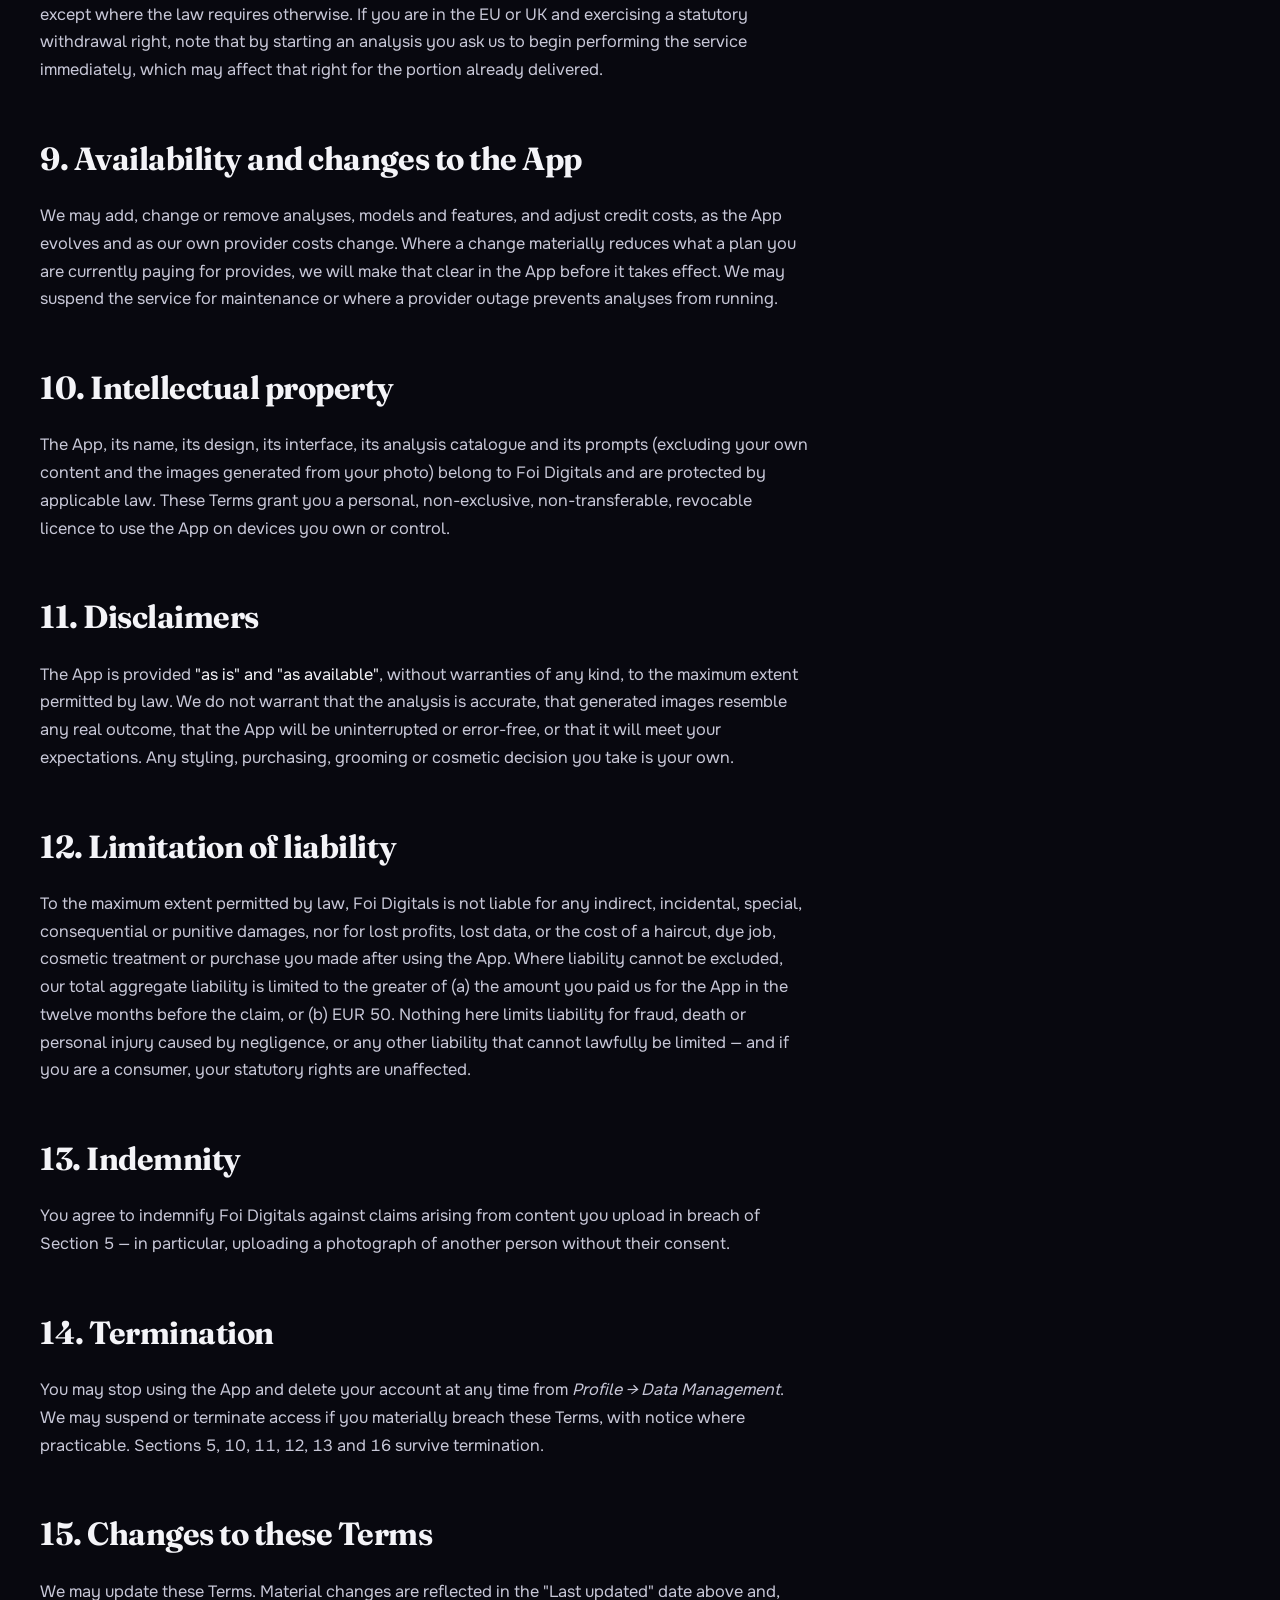
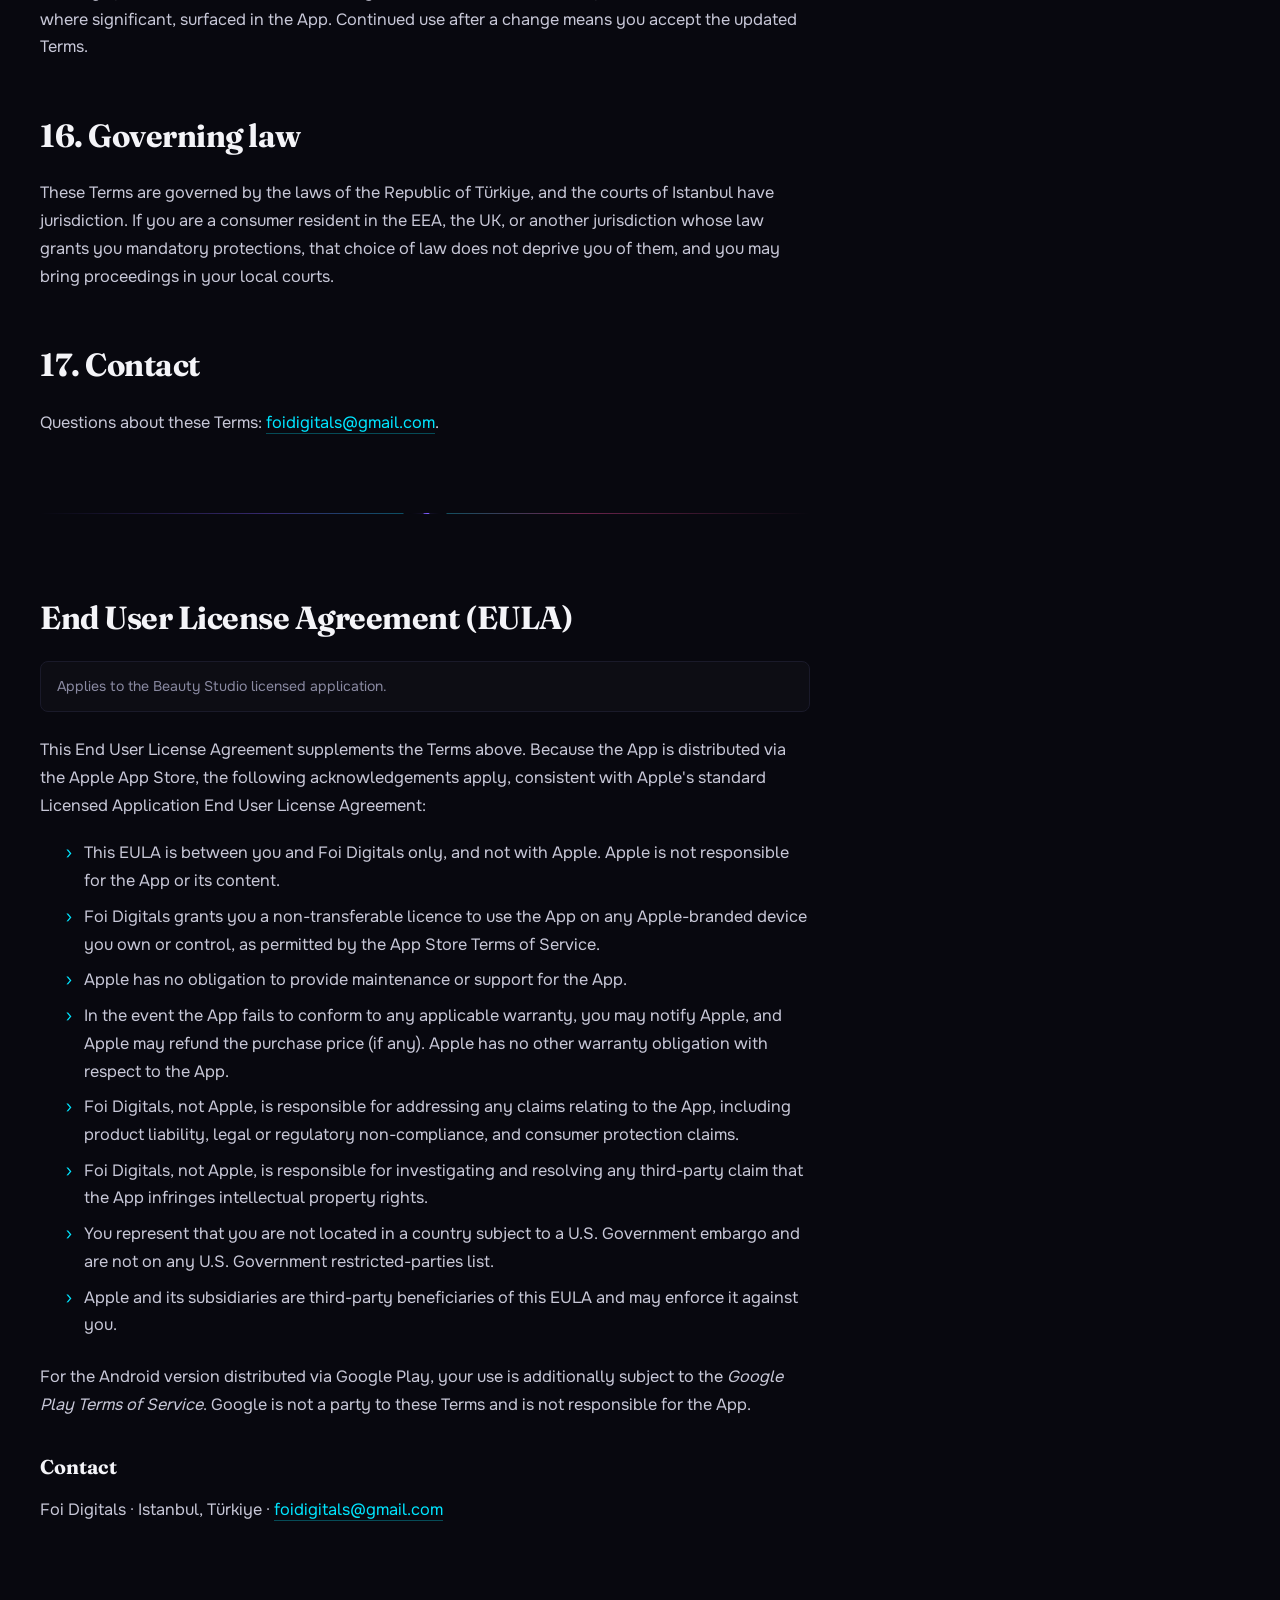
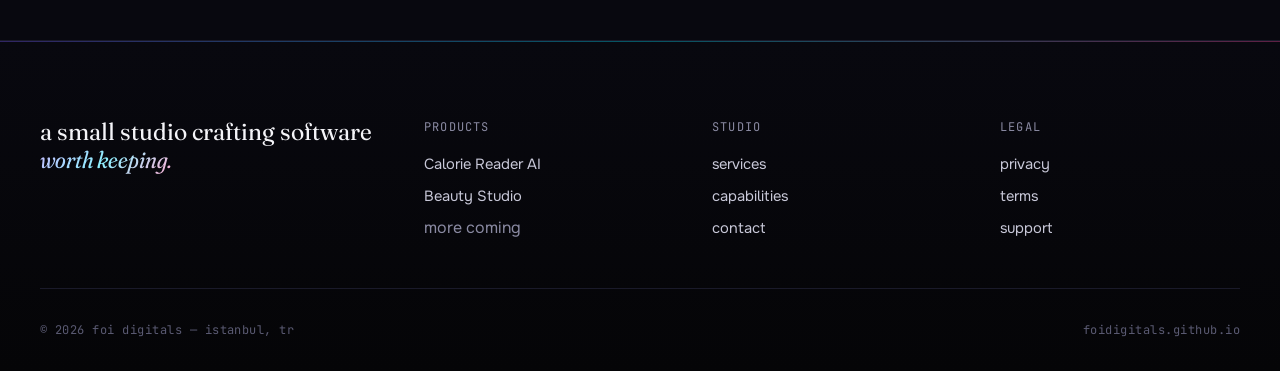
<file: apps/beauty-studio/terms.html>
<!DOCTYPE html>
<html lang="en" data-i18n-title="meta.appBeautyTermsTitle" data-i18n-desc="meta.appBeautyDesc">
<head>
  <meta charset="UTF-8" />
  <meta name="viewport" content="width=device-width, initial-scale=1, viewport-fit=cover" />
  <title>Beauty Studio — Terms</title>
  <meta name="description" content="Terms of use and EULA for Beauty Studio: Photo Editor by Foi Digitals." />
  <meta name="theme-color" content="#08080F" />

  <link rel="preconnect" href="https://fonts.googleapis.com" />
  <link rel="preconnect" href="https://fonts.gstatic.com" crossorigin />
  <link
    rel="stylesheet"
    href="https://fonts.googleapis.com/css2?family=Fraunces:ital,opsz,wght,SOFT,WONK@0,9..144,300..700,30..100,0..1;1,9..144,300..700,30..100,0..1&family=JetBrains+Mono:wght@400;500&family=Onest:wght@400;500;600;700&display=swap"
  />
  <link rel="stylesheet" href="../../assets/styles.css" />
  <link rel="icon" type="image/png" href="../../assets/images/beauty-studio.png" />
</head>

<body>
  <header class="site-header" id="siteHeader">
    <div class="container">
      <a href="../../index.html" class="brand" aria-label="Foi Digitals — home">
        <span class="brand-mark" aria-hidden="true"></span>
        <span>foi digitals</span>
      </a>
      <nav class="site-nav" aria-label="Primary">
        <a href="../../index.html#work"><span data-i18n="nav.work">work</span></a>
        <a href="../../index.html#services"><span data-i18n="nav.services">services</span></a>
        <a href="../../index.html#studio"><span data-i18n="nav.studio">studio</span></a>
        <a href="../../index.html#contact"><span data-i18n="nav.contact">contact</span></a>
      </nav>
      <div class="header-right">
        <div class="lang-toggle" role="group" aria-label="Language">
          <button type="button" class="lang-btn" data-lang="en" aria-pressed="false">EN</button>
          <button type="button" class="lang-btn" data-lang="tr" aria-pressed="false">TR</button>
        </div>
        <button class="menu-btn" type="button" aria-label="Toggle menu" aria-expanded="false" id="menuBtn">
          <svg viewBox="0 0 24 24" fill="none" stroke="currentColor" stroke-width="1.7" stroke-linecap="round"><path d="M4 7h16M4 12h16M4 17h16"/></svg>
        </button>
      </div>
    </div>
  </header>

  <div class="mobile-drawer" id="mobileDrawer" aria-hidden="true">
    <button class="close" type="button" aria-label="Close menu" id="closeMenuBtn">
      <svg width="18" height="18" viewBox="0 0 24 24" fill="none" stroke="currentColor" stroke-width="1.7" stroke-linecap="round"><path d="M6 6l12 12M18 6L6 18"/></svg>
    </button>
    <a href="../../index.html#work" data-i18n="nav.work">work</a>
    <a href="../../index.html#services" data-i18n="nav.services">services</a>
    <a href="../../index.html#studio" data-i18n="nav.studio">studio</a>
    <a href="../../index.html#contact" data-i18n="nav.contact">contact</a>
    <a href="../../support.html" data-i18n="nav.support">support</a>
  </div>

  <main class="longform">
    <div class="container">
      <a href="index.html" class="back-link" data-i18n="bsTerms.back">back to beauty studio</a>
      <header class="longform-head">
        <p class="eyebrow" data-i18n="bsTerms.eyebrow">beauty studio · terms</p>
        <h1 data-i18n="bsTerms.title">Terms of Use</h1>
        <p class="meta" data-i18n="bsTerms.meta">Last updated · 2026-11-17 · v1.4</p>
      </header>
      <article class="longform-body" data-i18n-html="bsTerms.body"></article>
    </div>
  </main>

  <footer class="site-footer">
    <div class="container">
      <div class="footer-top">
        <p class="footer-statement" data-i18n-html="footer.statement">a small studio crafting software <em>worth keeping.</em></p>

        <div class="footer-col">
          <h4 data-i18n="footer.col.products">products</h4>
          <ul>
            <li><a href="../calorie-reader-ai/index.html" data-i18n="footer.link.calorie">Calorie Reader AI</a></li>
            <li><a href="index.html" data-i18n="footer.link.beauty">Beauty Studio</a></li>
            <li><span class="text-muted" data-i18n="footer.link.more">more coming</span></li>
          </ul>
        </div>
        <div class="footer-col">
          <h4 data-i18n="footer.col.studio">studio</h4>
          <ul>
            <li><a href="../../index.html#services" data-i18n="footer.link.services">services</a></li>
            <li><a href="../../index.html#studio" data-i18n="footer.link.capabilities">capabilities</a></li>
            <li><a href="../../index.html#contact" data-i18n="footer.link.contact">contact</a></li>
          </ul>
        </div>
        <div class="footer-col">
          <h4 data-i18n="footer.col.legal">legal</h4>
          <ul>
            <li><a href="privacy.html" data-i18n="footer.link.privacy">privacy</a></li>
            <li><a href="terms.html" data-i18n="footer.link.terms">terms</a></li>
            <li><a href="support.html" data-i18n="footer.link.support">support</a></li>
          </ul>
        </div>
      </div>
      <div class="footer-bottom">
        <span data-i18n="footer.copyright">© 2026 foi digitals — istanbul, tr</span>
        <span>foidigitals.github.io</span>
      </div>
    </div>
  </footer>

  <script src="../../assets/i18n.js"></script>
  <script src="../../assets/main.js"></script>
</body>
</html>
</file>
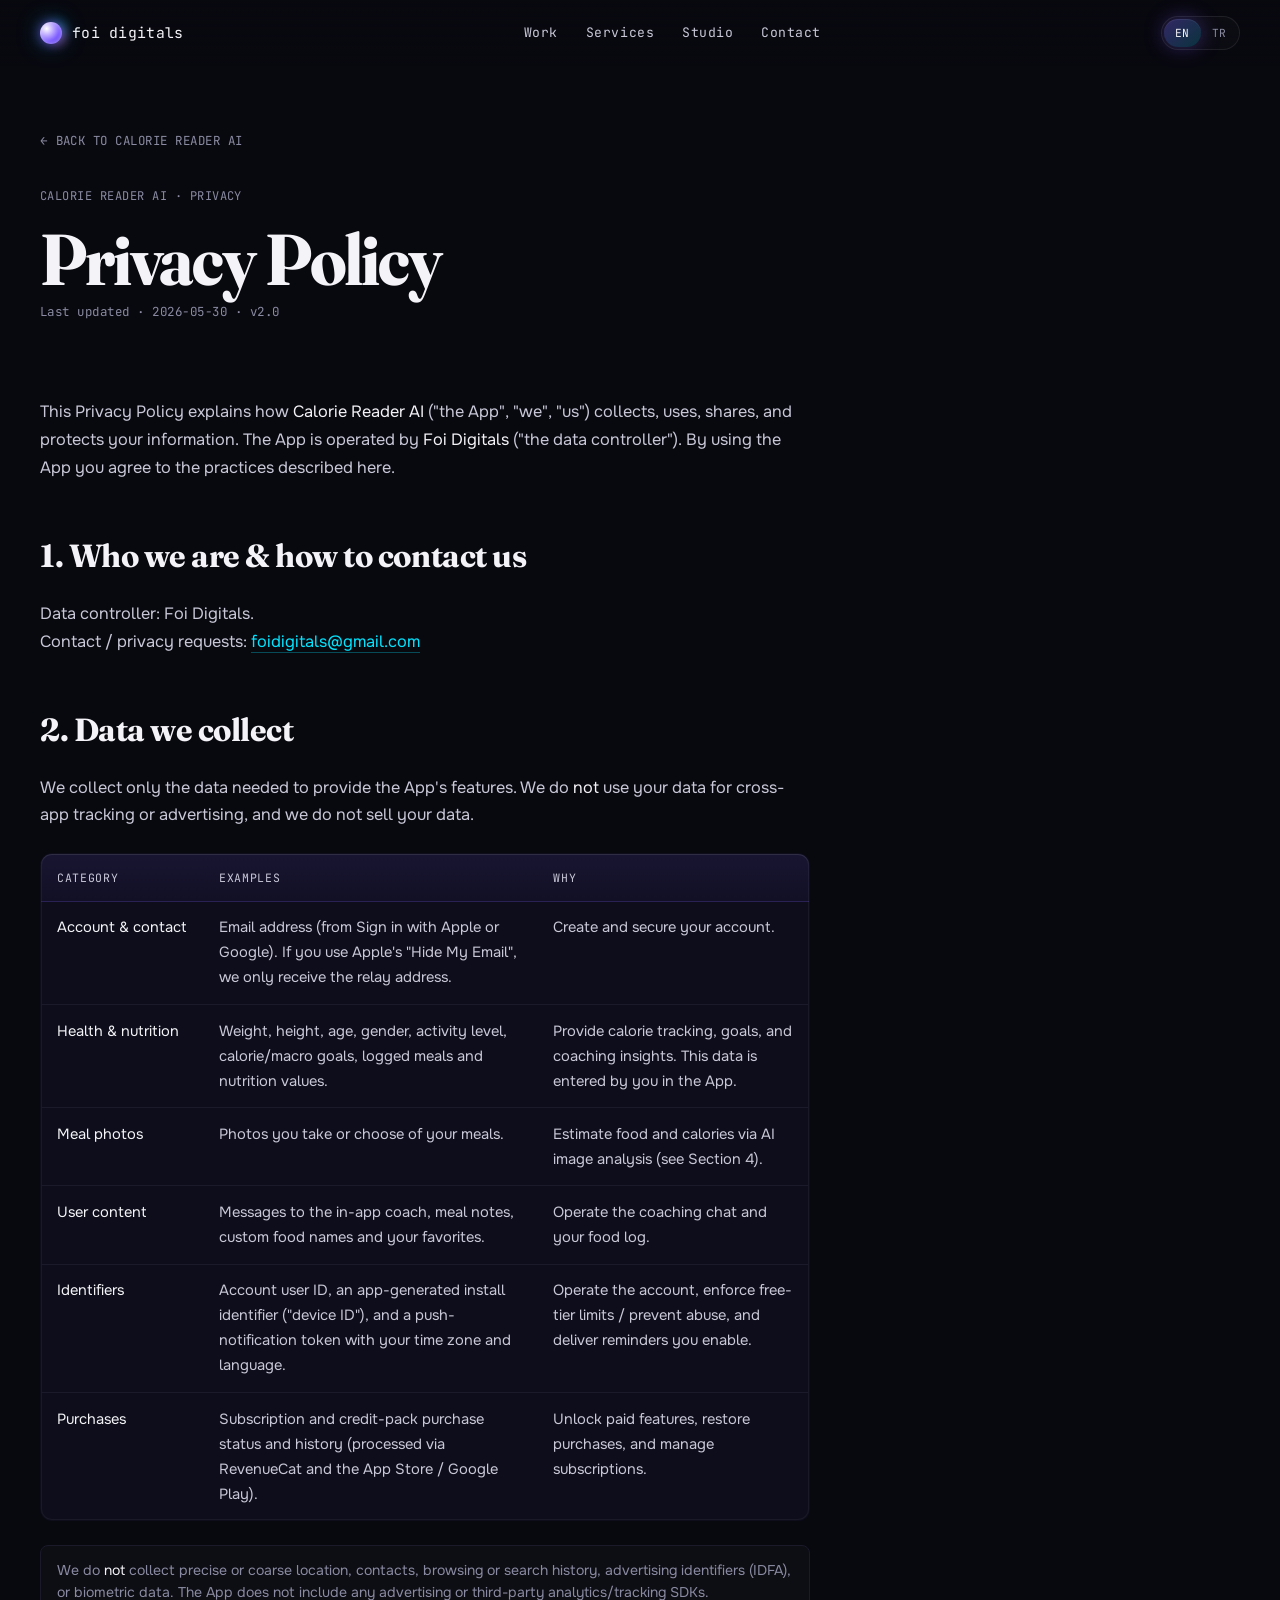
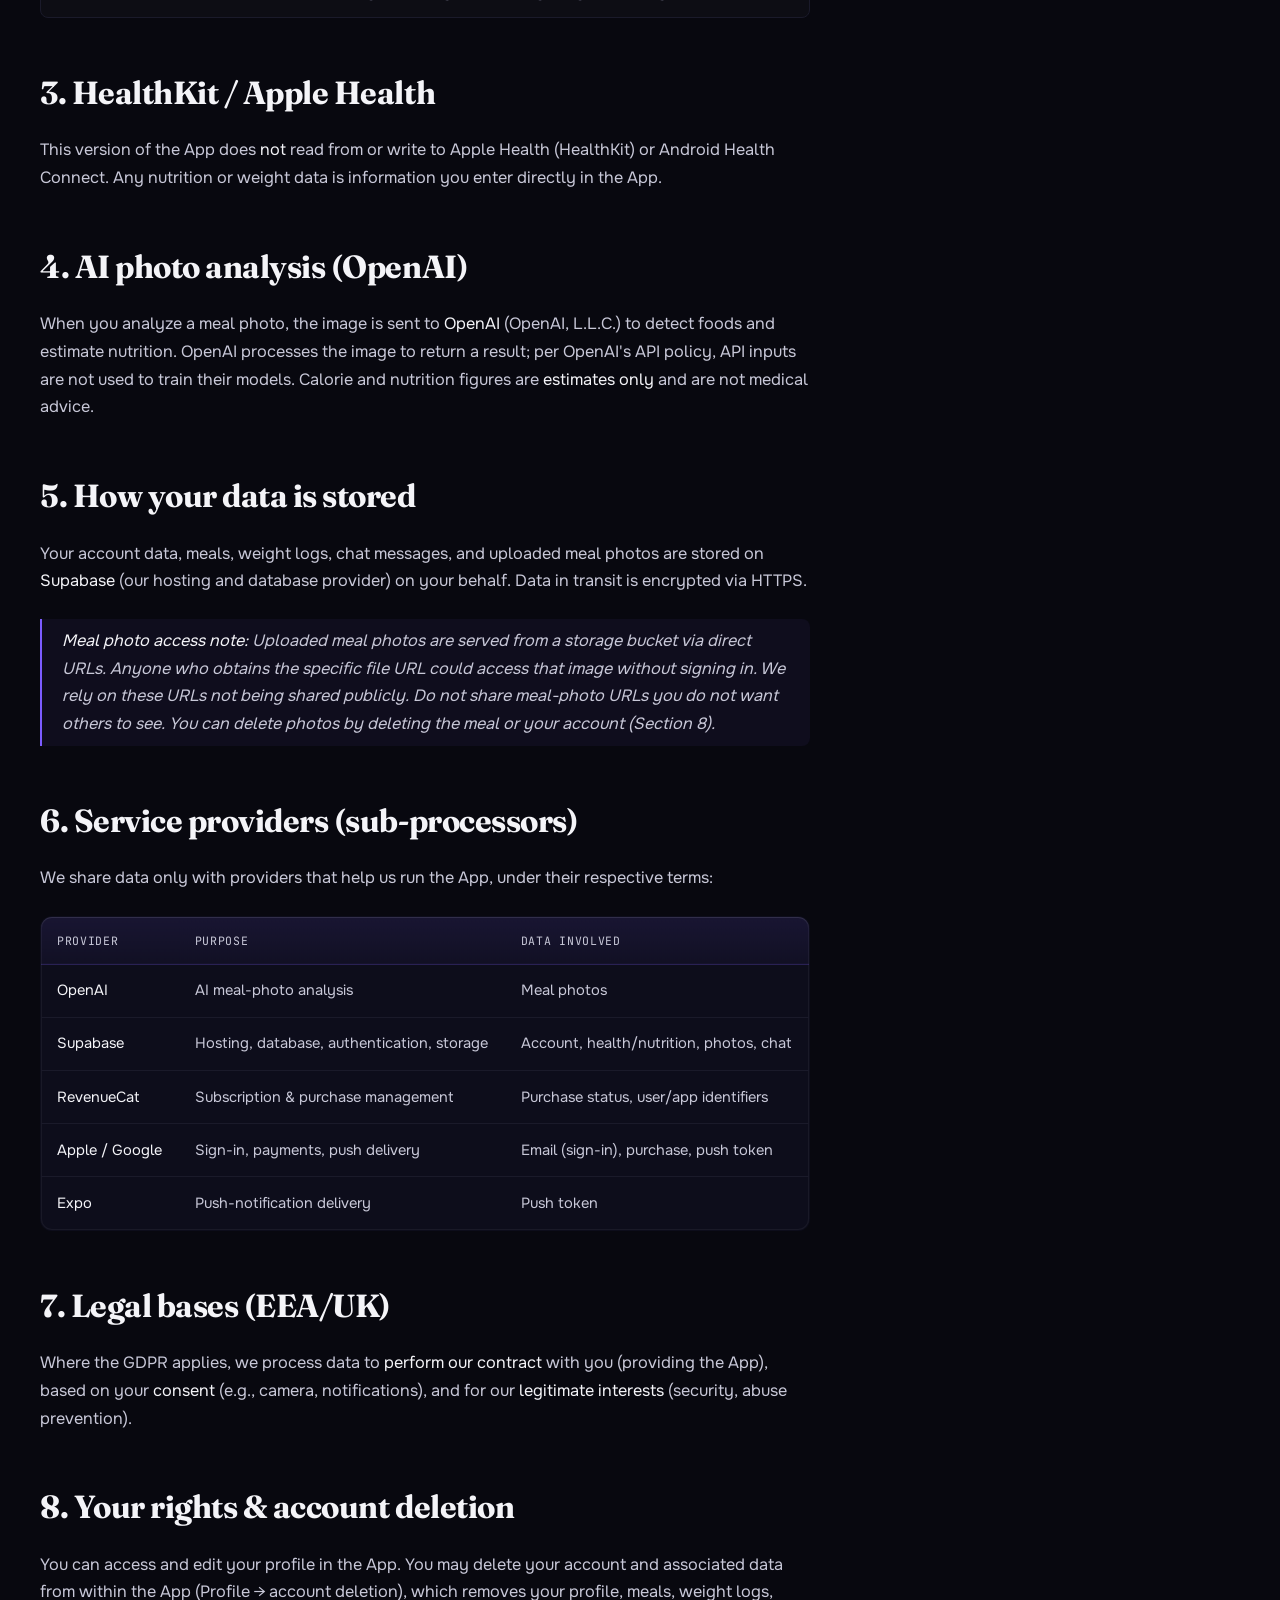
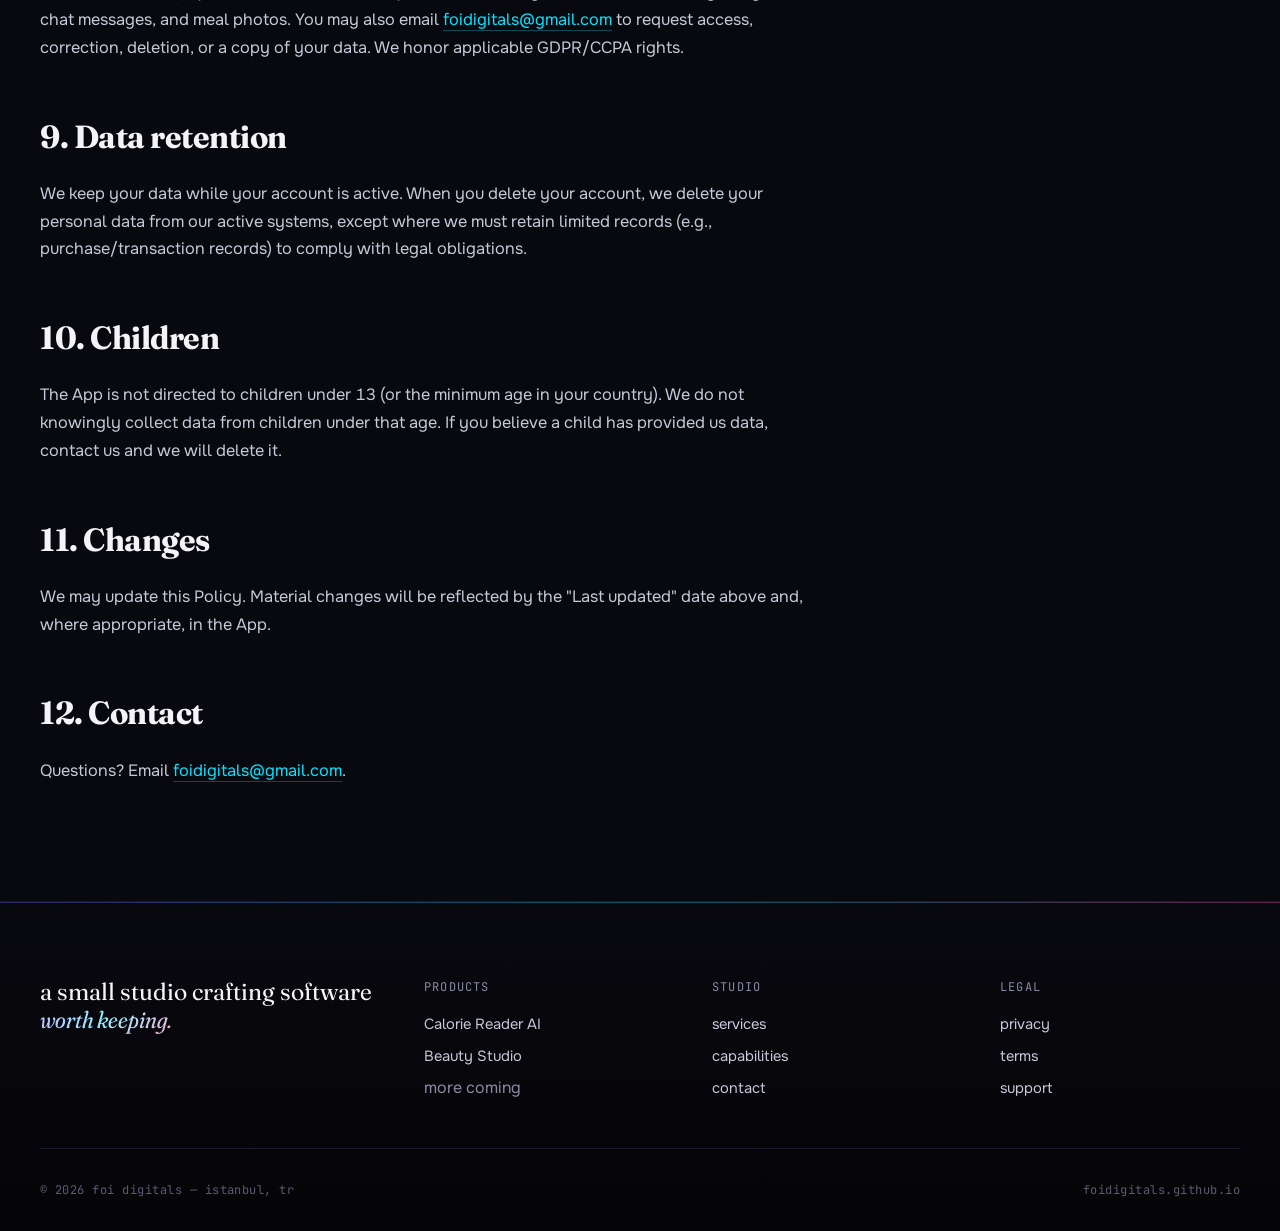
<file: apps/calorie-reader-ai/privacy.html>
<!DOCTYPE html>
<html lang="en" data-i18n-title="meta.appCaloriePrivacyTitle" data-i18n-desc="meta.appCalorieDesc">
<head>
  <meta charset="UTF-8" />
  <meta name="viewport" content="width=device-width, initial-scale=1, viewport-fit=cover" />
  <title>Calorie Reader AI — Privacy</title>
  <meta name="description" content="Privacy policy for Calorie Reader AI by Foi Digitals." />
  <meta name="theme-color" content="#08080F" />

  <link rel="preconnect" href="https://fonts.googleapis.com" />
  <link rel="preconnect" href="https://fonts.gstatic.com" crossorigin />
  <link
    rel="stylesheet"
    href="https://fonts.googleapis.com/css2?family=Fraunces:ital,opsz,wght,SOFT,WONK@0,9..144,300..700,30..100,0..1;1,9..144,300..700,30..100,0..1&family=JetBrains+Mono:wght@400;500&family=Onest:wght@400;500;600;700&display=swap"
  />
  <link rel="stylesheet" href="../../assets/styles.css" />
  <link rel="icon" type="image/png" href="../../assets/images/calorie-reader-ai.png" />
</head>

<body>
  <header class="site-header" id="siteHeader">
    <div class="container">
      <a href="../../index.html" class="brand" aria-label="Foi Digitals — home">
        <span class="brand-mark" aria-hidden="true"></span>
        <span>foi digitals</span>
      </a>
      <nav class="site-nav" aria-label="Primary">
        <a href="../../index.html#work"><span data-i18n="nav.work">work</span></a>
        <a href="../../index.html#services"><span data-i18n="nav.services">services</span></a>
        <a href="../../index.html#studio"><span data-i18n="nav.studio">studio</span></a>
        <a href="../../index.html#contact"><span data-i18n="nav.contact">contact</span></a>
      </nav>
      <div class="header-right">
        <div class="lang-toggle" role="group" aria-label="Language">
          <button type="button" class="lang-btn" data-lang="en" aria-pressed="false">EN</button>
          <button type="button" class="lang-btn" data-lang="tr" aria-pressed="false">TR</button>
        </div>
        <button class="menu-btn" type="button" aria-label="Toggle menu" aria-expanded="false" id="menuBtn">
          <svg viewBox="0 0 24 24" fill="none" stroke="currentColor" stroke-width="1.7" stroke-linecap="round"><path d="M4 7h16M4 12h16M4 17h16"/></svg>
        </button>
      </div>
    </div>
  </header>

  <div class="mobile-drawer" id="mobileDrawer" aria-hidden="true">
    <button class="close" type="button" aria-label="Close menu" id="closeMenuBtn">
      <svg width="18" height="18" viewBox="0 0 24 24" fill="none" stroke="currentColor" stroke-width="1.7" stroke-linecap="round"><path d="M6 6l12 12M18 6L6 18"/></svg>
    </button>
    <a href="../../index.html#work" data-i18n="nav.work">work</a>
    <a href="../../index.html#services" data-i18n="nav.services">services</a>
    <a href="../../index.html#studio" data-i18n="nav.studio">studio</a>
    <a href="../../index.html#contact" data-i18n="nav.contact">contact</a>
    <a href="../../support.html" data-i18n="nav.support">support</a>
  </div>

  <main class="longform">
    <div class="container">
      <a href="index.html" class="back-link" data-i18n="craPrivacy.back">back to calorie reader ai</a>
      <header class="longform-head">
        <p class="eyebrow" data-i18n="craPrivacy.eyebrow">calorie reader ai · privacy</p>
        <h1 data-i18n="craPrivacy.title">Privacy Policy</h1>
        <p class="meta" data-i18n="craPrivacy.meta">Last updated · 2026-05-27 · v1.2</p>
      </header>
      <article class="longform-body" data-i18n-html="craPrivacy.body"></article>
    </div>
  </main>

  <footer class="site-footer">
    <div class="container">
      <div class="footer-top">
        <p class="footer-statement" data-i18n-html="footer.statement">a small studio crafting software <em>worth keeping.</em></p>

        <div class="footer-col">
          <h4 data-i18n="footer.col.products">products</h4>
          <ul>
            <li><a href="index.html" data-i18n="footer.link.calorie">Calorie Reader AI</a></li>
            <li><a href="../beauty-studio/index.html" data-i18n="footer.link.beauty">Beauty Studio</a></li>
            <li><span class="text-muted" data-i18n="footer.link.more">more coming</span></li>
          </ul>
        </div>
        <div class="footer-col">
          <h4 data-i18n="footer.col.studio">studio</h4>
          <ul>
            <li><a href="../../index.html#services" data-i18n="footer.link.services">services</a></li>
            <li><a href="../../index.html#studio" data-i18n="footer.link.capabilities">capabilities</a></li>
            <li><a href="../../index.html#contact" data-i18n="footer.link.contact">contact</a></li>
          </ul>
        </div>
        <div class="footer-col">
          <h4 data-i18n="footer.col.legal">legal</h4>
          <ul>
            <li><a href="privacy.html" data-i18n="footer.link.privacy">privacy</a></li>
            <li><a href="terms.html" data-i18n="footer.link.terms">terms</a></li>
            <li><a href="support.html" data-i18n="footer.link.support">support</a></li>
          </ul>
        </div>
      </div>
      <div class="footer-bottom">
        <span data-i18n="footer.copyright">© 2026 foi digitals — istanbul, tr</span>
        <span>foidigitals.github.io</span>
      </div>
    </div>
  </footer>

  <script src="../../assets/i18n.js"></script>
  <script src="../../assets/main.js"></script>
</body>
</html>
</file>
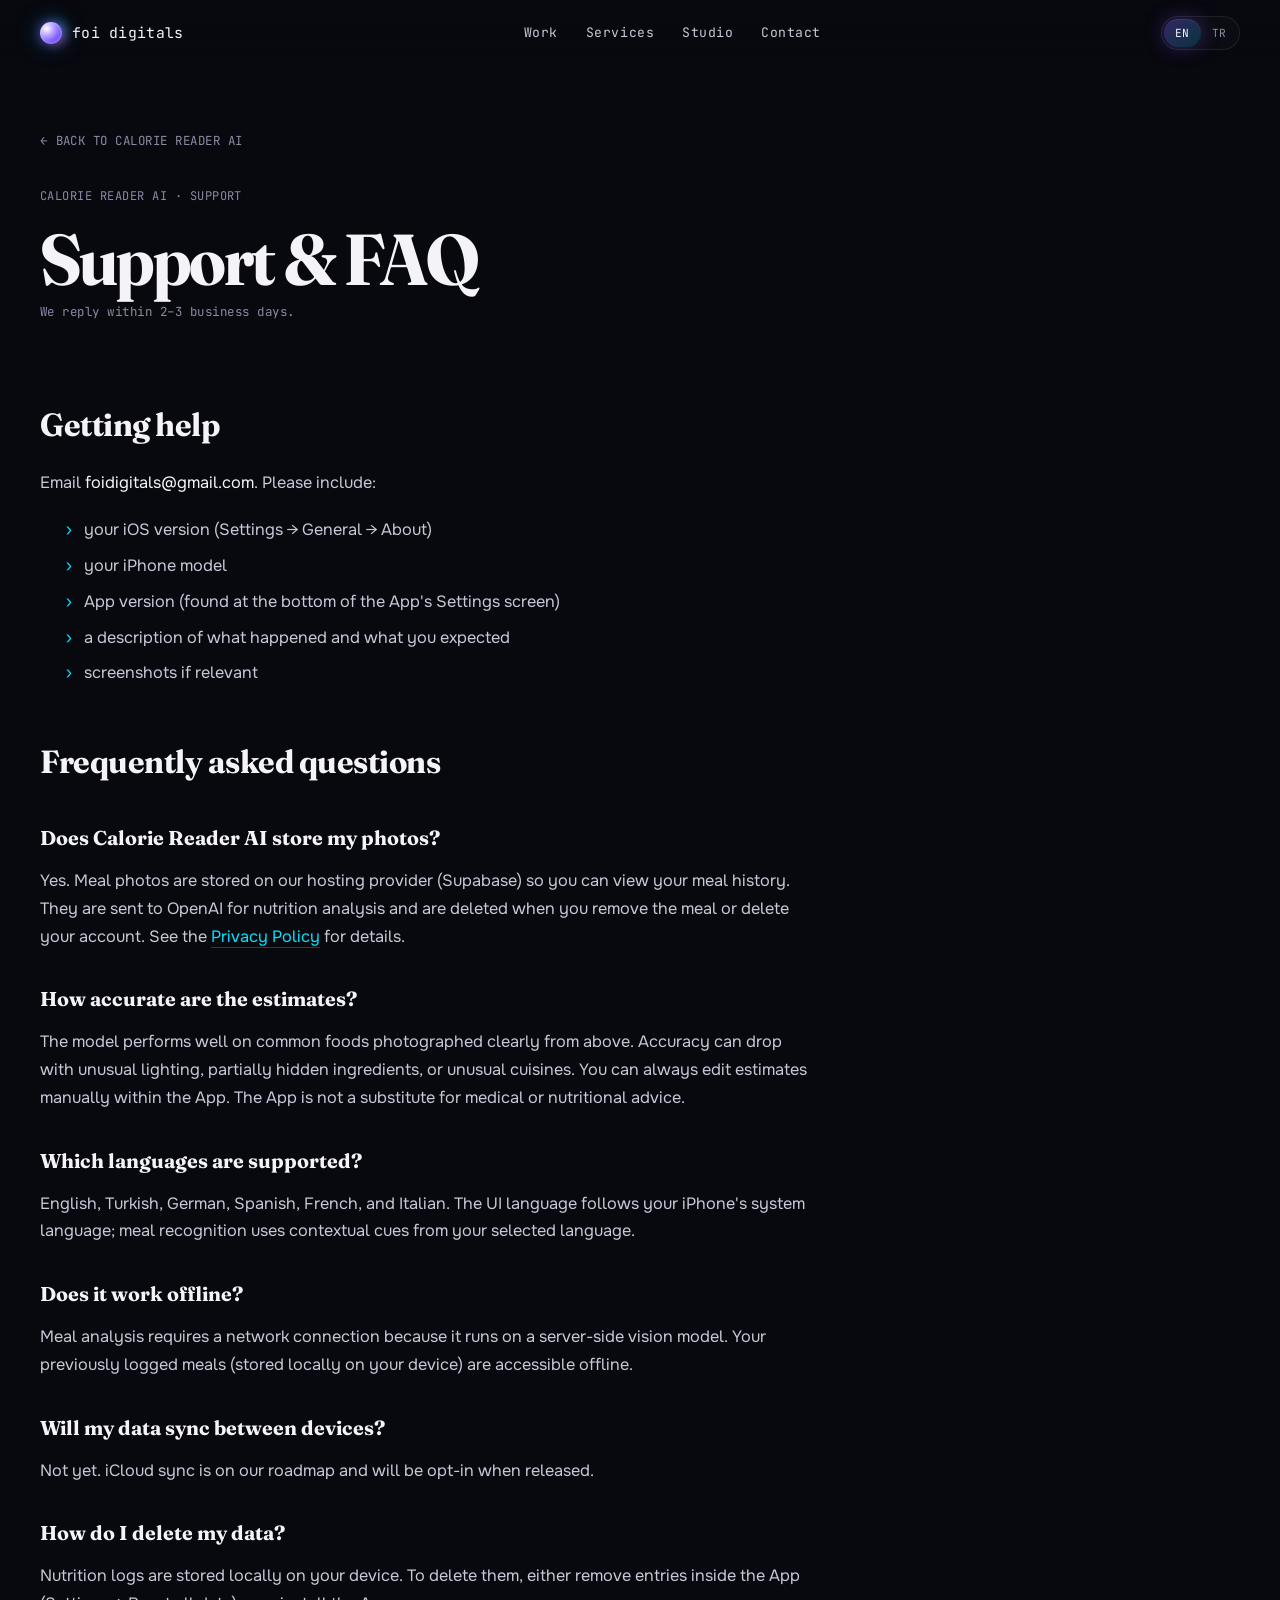
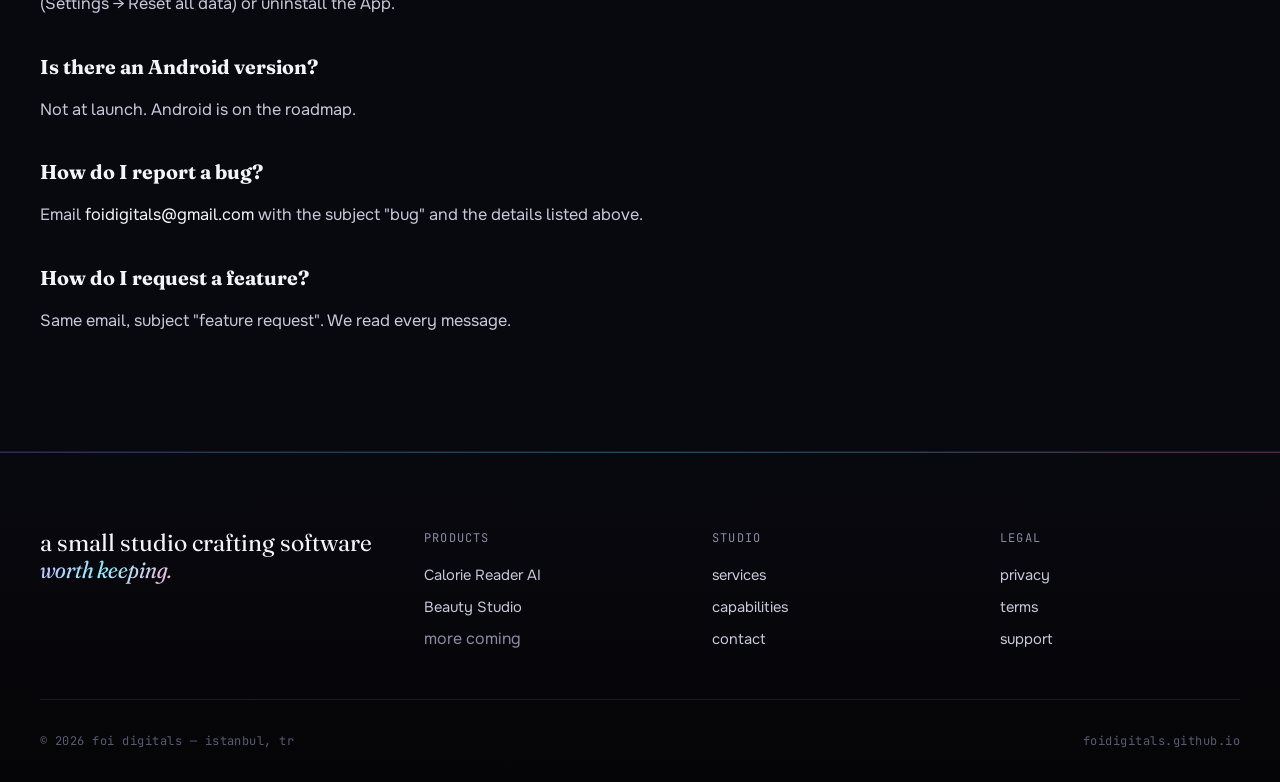
<file: apps/calorie-reader-ai/support.html>
<!DOCTYPE html>
<html lang="en" data-i18n-title="meta.appCalorieSupportTitle" data-i18n-desc="meta.appCalorieDesc">
<head>
  <meta charset="UTF-8" />
  <meta name="viewport" content="width=device-width, initial-scale=1, viewport-fit=cover" />
  <title>Calorie Reader AI — Support</title>
  <meta name="description" content="Help and FAQ for Calorie Reader AI by Foi Digitals." />
  <meta name="theme-color" content="#08080F" />

  <link rel="preconnect" href="https://fonts.googleapis.com" />
  <link rel="preconnect" href="https://fonts.gstatic.com" crossorigin />
  <link
    rel="stylesheet"
    href="https://fonts.googleapis.com/css2?family=Fraunces:ital,opsz,wght,SOFT,WONK@0,9..144,300..700,30..100,0..1;1,9..144,300..700,30..100,0..1&family=JetBrains+Mono:wght@400;500&family=Onest:wght@400;500;600;700&display=swap"
  />
  <link rel="stylesheet" href="../../assets/styles.css" />
  <link rel="icon" type="image/png" href="../../assets/images/calorie-reader-ai.png" />
</head>

<body>
  <header class="site-header" id="siteHeader">
    <div class="container">
      <a href="../../index.html" class="brand" aria-label="Foi Digitals — home">
        <span class="brand-mark" aria-hidden="true"></span>
        <span>foi digitals</span>
      </a>
      <nav class="site-nav" aria-label="Primary">
        <a href="../../index.html#work"><span data-i18n="nav.work">work</span></a>
        <a href="../../index.html#services"><span data-i18n="nav.services">services</span></a>
        <a href="../../index.html#studio"><span data-i18n="nav.studio">studio</span></a>
        <a href="../../index.html#contact"><span data-i18n="nav.contact">contact</span></a>
      </nav>
      <div class="header-right">
        <div class="lang-toggle" role="group" aria-label="Language">
          <button type="button" class="lang-btn" data-lang="en" aria-pressed="false">EN</button>
          <button type="button" class="lang-btn" data-lang="tr" aria-pressed="false">TR</button>
        </div>
        <button class="menu-btn" type="button" aria-label="Toggle menu" aria-expanded="false" id="menuBtn">
          <svg viewBox="0 0 24 24" fill="none" stroke="currentColor" stroke-width="1.7" stroke-linecap="round"><path d="M4 7h16M4 12h16M4 17h16"/></svg>
        </button>
      </div>
    </div>
  </header>

  <div class="mobile-drawer" id="mobileDrawer" aria-hidden="true">
    <button class="close" type="button" aria-label="Close menu" id="closeMenuBtn">
      <svg width="18" height="18" viewBox="0 0 24 24" fill="none" stroke="currentColor" stroke-width="1.7" stroke-linecap="round"><path d="M6 6l12 12M18 6L6 18"/></svg>
    </button>
    <a href="../../index.html#work" data-i18n="nav.work">work</a>
    <a href="../../index.html#services" data-i18n="nav.services">services</a>
    <a href="../../index.html#studio" data-i18n="nav.studio">studio</a>
    <a href="../../index.html#contact" data-i18n="nav.contact">contact</a>
    <a href="../../support.html" data-i18n="nav.support">support</a>
  </div>

  <main class="longform">
    <div class="container">
      <a href="index.html" class="back-link" data-i18n="craSupport.back">back to calorie reader ai</a>
      <header class="longform-head">
        <p class="eyebrow" data-i18n="craSupport.eyebrow">calorie reader ai · support</p>
        <h1 data-i18n-html="craSupport.title">Support &amp; FAQ</h1>
        <p class="meta" data-i18n="craSupport.meta">We reply within 2–3 business days.</p>
      </header>
      <article class="longform-body" data-i18n-html="craSupport.body"></article>
    </div>
  </main>

  <footer class="site-footer">
    <div class="container">
      <div class="footer-top">
        <p class="footer-statement" data-i18n-html="footer.statement">a small studio crafting software <em>worth keeping.</em></p>

        <div class="footer-col">
          <h4 data-i18n="footer.col.products">products</h4>
          <ul>
            <li><a href="index.html" data-i18n="footer.link.calorie">Calorie Reader AI</a></li>
            <li><a href="../beauty-studio/index.html" data-i18n="footer.link.beauty">Beauty Studio</a></li>
            <li><span class="text-muted" data-i18n="footer.link.more">more coming</span></li>
          </ul>
        </div>
        <div class="footer-col">
          <h4 data-i18n="footer.col.studio">studio</h4>
          <ul>
            <li><a href="../../index.html#services" data-i18n="footer.link.services">services</a></li>
            <li><a href="../../index.html#studio" data-i18n="footer.link.capabilities">capabilities</a></li>
            <li><a href="../../index.html#contact" data-i18n="footer.link.contact">contact</a></li>
          </ul>
        </div>
        <div class="footer-col">
          <h4 data-i18n="footer.col.legal">legal</h4>
          <ul>
            <li><a href="privacy.html" data-i18n="footer.link.privacy">privacy</a></li>
            <li><a href="terms.html" data-i18n="footer.link.terms">terms</a></li>
            <li><a href="support.html" data-i18n="footer.link.support">support</a></li>
          </ul>
        </div>
      </div>
      <div class="footer-bottom">
        <span data-i18n="footer.copyright">© 2026 foi digitals — istanbul, tr</span>
        <span>foidigitals.github.io</span>
      </div>
    </div>
  </footer>

  <script src="../../assets/i18n.js"></script>
  <script src="../../assets/main.js"></script>
</body>
</html>
</file>
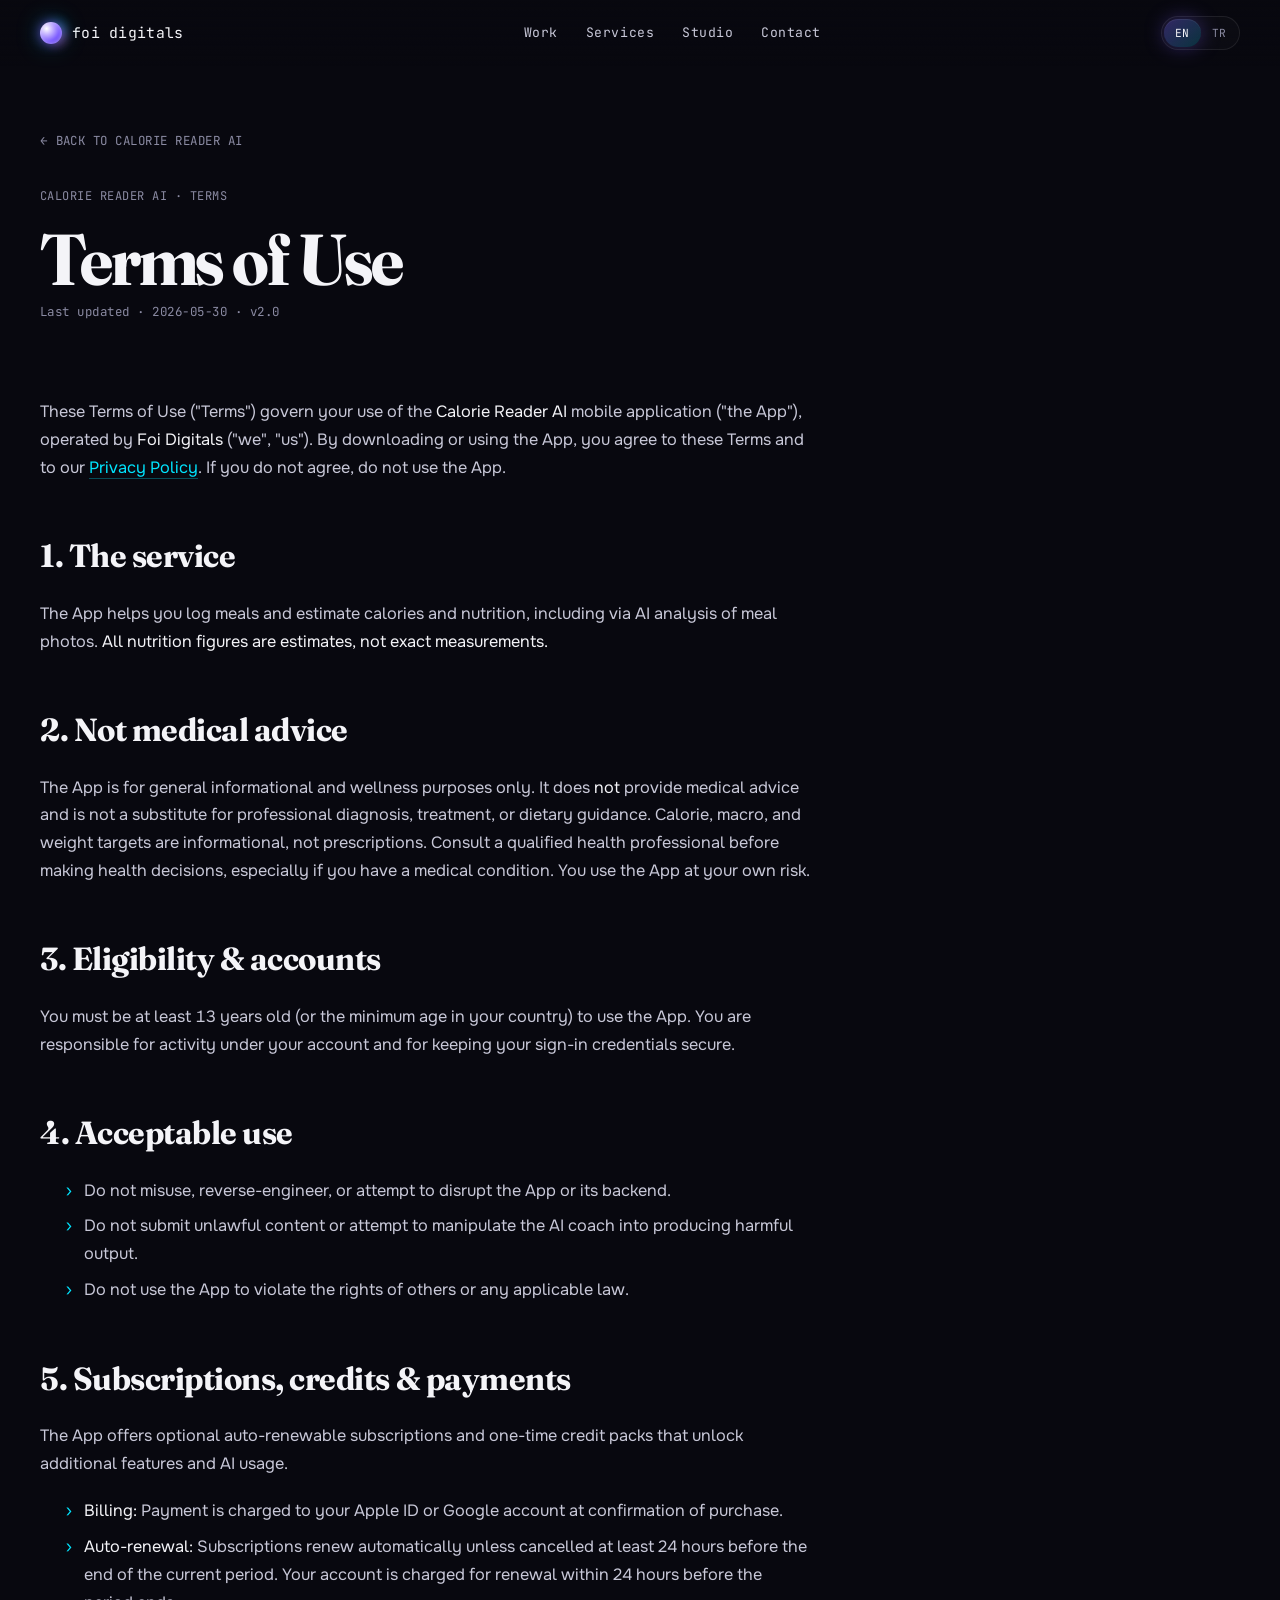
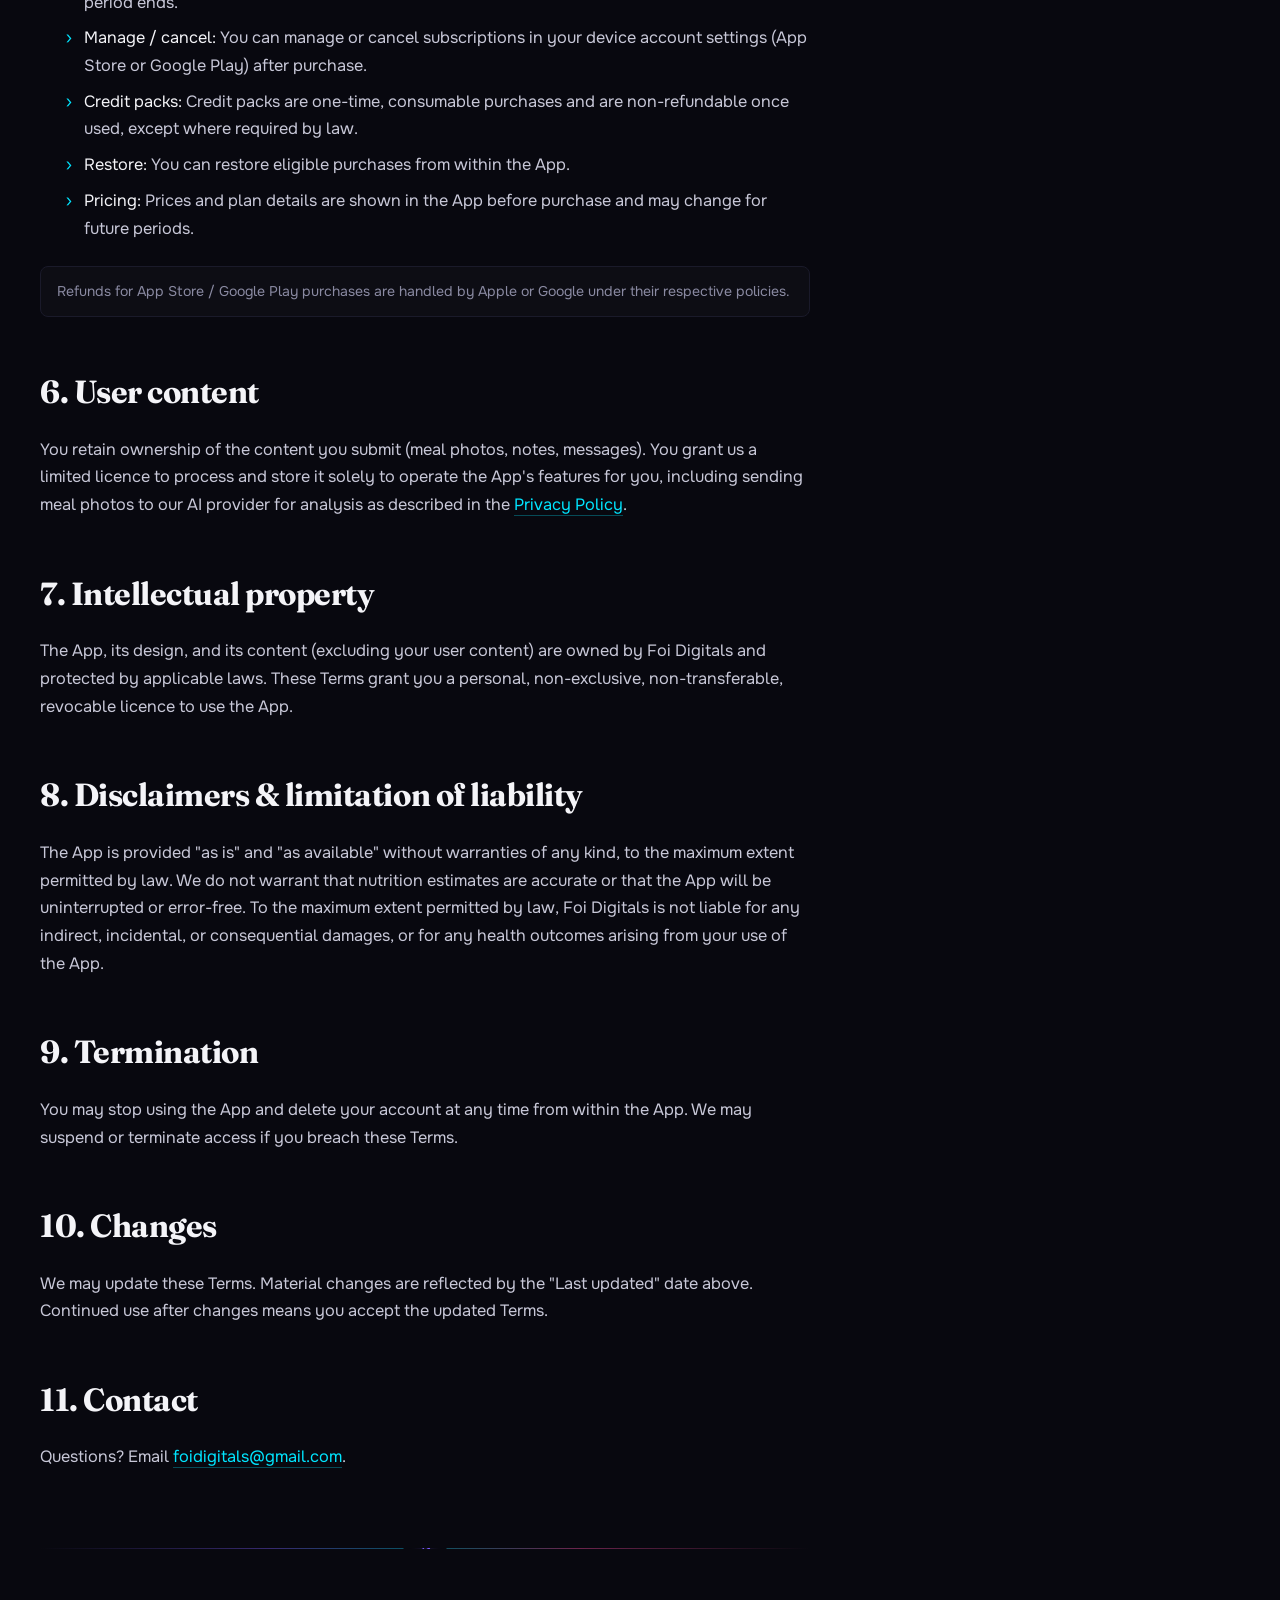
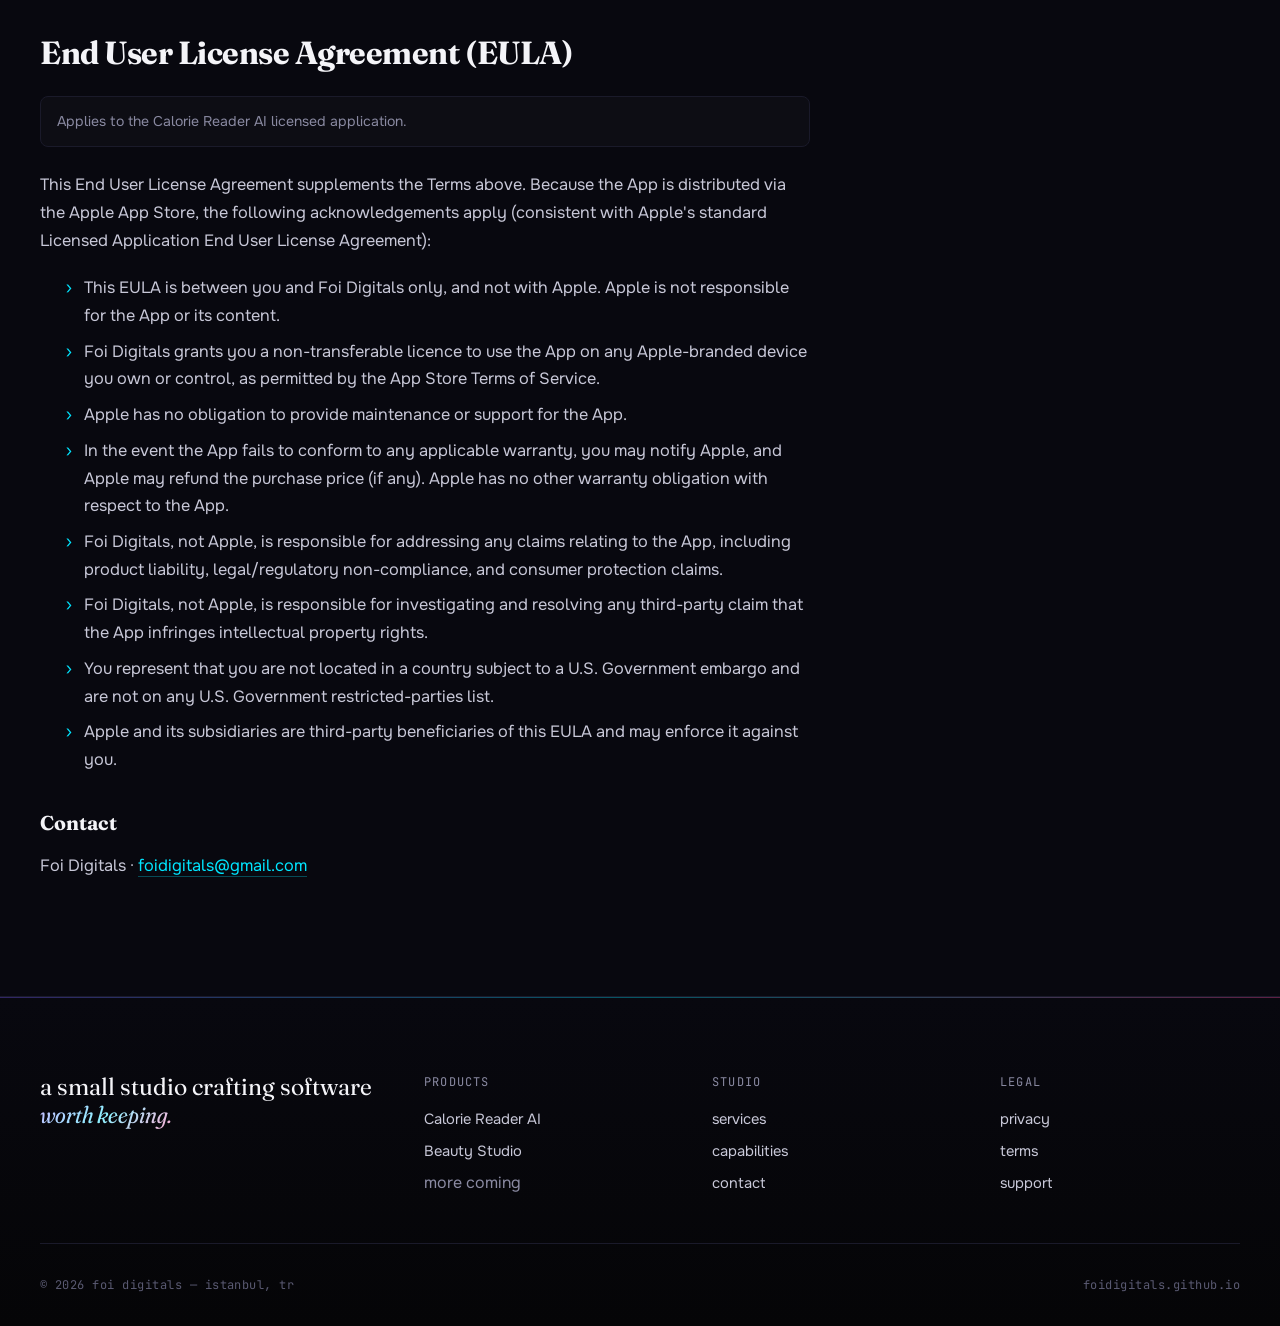
<file: apps/calorie-reader-ai/terms.html>
<!DOCTYPE html>
<html lang="en" data-i18n-title="meta.appCalorieTermsTitle" data-i18n-desc="meta.appCalorieDesc">
<head>
  <meta charset="UTF-8" />
  <meta name="viewport" content="width=device-width, initial-scale=1, viewport-fit=cover" />
  <title>Calorie Reader AI — Terms</title>
  <meta name="description" content="Terms of use for Calorie Reader AI by Foi Digitals." />
  <meta name="theme-color" content="#08080F" />

  <link rel="preconnect" href="https://fonts.googleapis.com" />
  <link rel="preconnect" href="https://fonts.gstatic.com" crossorigin />
  <link
    rel="stylesheet"
    href="https://fonts.googleapis.com/css2?family=Fraunces:ital,opsz,wght,SOFT,WONK@0,9..144,300..700,30..100,0..1;1,9..144,300..700,30..100,0..1&family=JetBrains+Mono:wght@400;500&family=Onest:wght@400;500;600;700&display=swap"
  />
  <link rel="stylesheet" href="../../assets/styles.css" />
  <link rel="icon" type="image/png" href="../../assets/images/calorie-reader-ai.png" />
</head>

<body>
  <header class="site-header" id="siteHeader">
    <div class="container">
      <a href="../../index.html" class="brand" aria-label="Foi Digitals — home">
        <span class="brand-mark" aria-hidden="true"></span>
        <span>foi digitals</span>
      </a>
      <nav class="site-nav" aria-label="Primary">
        <a href="../../index.html#work"><span data-i18n="nav.work">work</span></a>
        <a href="../../index.html#services"><span data-i18n="nav.services">services</span></a>
        <a href="../../index.html#studio"><span data-i18n="nav.studio">studio</span></a>
        <a href="../../index.html#contact"><span data-i18n="nav.contact">contact</span></a>
      </nav>
      <div class="header-right">
        <div class="lang-toggle" role="group" aria-label="Language">
          <button type="button" class="lang-btn" data-lang="en" aria-pressed="false">EN</button>
          <button type="button" class="lang-btn" data-lang="tr" aria-pressed="false">TR</button>
        </div>
        <button class="menu-btn" type="button" aria-label="Toggle menu" aria-expanded="false" id="menuBtn">
          <svg viewBox="0 0 24 24" fill="none" stroke="currentColor" stroke-width="1.7" stroke-linecap="round"><path d="M4 7h16M4 12h16M4 17h16"/></svg>
        </button>
      </div>
    </div>
  </header>

  <div class="mobile-drawer" id="mobileDrawer" aria-hidden="true">
    <button class="close" type="button" aria-label="Close menu" id="closeMenuBtn">
      <svg width="18" height="18" viewBox="0 0 24 24" fill="none" stroke="currentColor" stroke-width="1.7" stroke-linecap="round"><path d="M6 6l12 12M18 6L6 18"/></svg>
    </button>
    <a href="../../index.html#work" data-i18n="nav.work">work</a>
    <a href="../../index.html#services" data-i18n="nav.services">services</a>
    <a href="../../index.html#studio" data-i18n="nav.studio">studio</a>
    <a href="../../index.html#contact" data-i18n="nav.contact">contact</a>
    <a href="../../support.html" data-i18n="nav.support">support</a>
  </div>

  <main class="longform">
    <div class="container">
      <a href="index.html" class="back-link" data-i18n="craTerms.back">back to calorie reader ai</a>
      <header class="longform-head">
        <p class="eyebrow" data-i18n="craTerms.eyebrow">calorie reader ai · terms</p>
        <h1 data-i18n="craTerms.title">Terms of Use</h1>
        <p class="meta" data-i18n="craTerms.meta">Last updated · 2026-05-27 · v1.2</p>
      </header>
      <article class="longform-body" data-i18n-html="craTerms.body"></article>
    </div>
  </main>

  <footer class="site-footer">
    <div class="container">
      <div class="footer-top">
        <p class="footer-statement" data-i18n-html="footer.statement">a small studio crafting software <em>worth keeping.</em></p>

        <div class="footer-col">
          <h4 data-i18n="footer.col.products">products</h4>
          <ul>
            <li><a href="index.html" data-i18n="footer.link.calorie">Calorie Reader AI</a></li>
            <li><a href="../beauty-studio/index.html" data-i18n="footer.link.beauty">Beauty Studio</a></li>
            <li><span class="text-muted" data-i18n="footer.link.more">more coming</span></li>
          </ul>
        </div>
        <div class="footer-col">
          <h4 data-i18n="footer.col.studio">studio</h4>
          <ul>
            <li><a href="../../index.html#services" data-i18n="footer.link.services">services</a></li>
            <li><a href="../../index.html#studio" data-i18n="footer.link.capabilities">capabilities</a></li>
            <li><a href="../../index.html#contact" data-i18n="footer.link.contact">contact</a></li>
          </ul>
        </div>
        <div class="footer-col">
          <h4 data-i18n="footer.col.legal">legal</h4>
          <ul>
            <li><a href="privacy.html" data-i18n="footer.link.privacy">privacy</a></li>
            <li><a href="terms.html" data-i18n="footer.link.terms">terms</a></li>
            <li><a href="support.html" data-i18n="footer.link.support">support</a></li>
          </ul>
        </div>
      </div>
      <div class="footer-bottom">
        <span data-i18n="footer.copyright">© 2026 foi digitals — istanbul, tr</span>
        <span>foidigitals.github.io</span>
      </div>
    </div>
  </footer>

  <script src="../../assets/i18n.js"></script>
  <script src="../../assets/main.js"></script>
</body>
</html>
</file>
<file: assets/styles.css>
/* ============================================================
   FOI DIGITALS — CINEMATIC DARK + AURORA
   Design system + site styles.
   ============================================================ */

/* ----- CSS RESET (tight) -------------------------------------- */
*, *::before, *::after { box-sizing: border-box; }
* { margin: 0; padding: 0; }
html { -webkit-text-size-adjust: 100%; text-size-adjust: 100%; scroll-behavior: smooth; }
body { line-height: 1.5; -webkit-font-smoothing: antialiased; text-rendering: optimizeLegibility; }
img, picture, svg, video { display: block; max-width: 100%; }
button, input, textarea, select { font: inherit; color: inherit; background: none; border: 0; }
a { color: inherit; text-decoration: none; }
ul { list-style: none; }
:focus-visible { outline: 2px solid var(--aur-cyan); outline-offset: 3px; border-radius: 4px; }
::selection { background: rgba(124, 92, 255, 0.45); color: #fff; }

/* ----- DESIGN TOKENS ------------------------------------------ */
:root {
  /* Surfaces (dark tiers) */
  --bg-0: #050507;
  --bg-1: #08080F;
  --bg-2: #0E0E1A;
  --bg-3: #14142B;
  --bg-4: #1F1F38;
  --bg-5: #2A2A48;

  /* Ink (text + line) */
  --ink-1: #F4F4F8;
  --ink-2: #C8C8D8;
  --ink-3: #8A8AA2;
  --ink-4: #5A5A72;
  --ink-5: #2E2E44;
  --ink-6: #1A1A2A;

  /* Aurora palette */
  --aur-violet: #7C5CFF;
  --aur-indigo: #5B3FE0;
  --aur-cyan:   #00E5FF;
  --aur-magenta:#FF4DA6;
  --aur-pink:   #FF7AC9;
  --aur-amber:  #FFB347;
  --aur-emerald:#4DE0A0;

  /* Gradient recipes */
  --grad-aurora: linear-gradient(135deg, #7C5CFF 0%, #00E5FF 50%, #FF4DA6 100%);
  --grad-aurora-vert: linear-gradient(180deg, #7C5CFF 0%, #00E5FF 100%);
  --grad-aurora-soft: linear-gradient(135deg, rgba(124,92,255,.18) 0%, rgba(0,229,255,.10) 50%, rgba(255,77,166,.14) 100%);
  --grad-text-light: linear-gradient(180deg, #FFFFFF 0%, #C8C8D8 100%);
  --grad-text-aurora: linear-gradient(135deg, #C9B8FF 0%, #8DF0FF 50%, #FFB1D8 100%);

  /* Glow tokens (use as box-shadow / filter) */
  --glow-violet-sm: 0 0 20px rgba(124,92,255,.35);
  --glow-violet-md: 0 0 40px rgba(124,92,255,.45), 0 0 80px rgba(124,92,255,.20);
  --glow-violet-lg: 0 0 60px rgba(124,92,255,.55), 0 0 120px rgba(124,92,255,.30);
  --glow-cyan-md: 0 0 40px rgba(0,229,255,.40), 0 0 80px rgba(0,229,255,.20);
  --glow-magenta-md: 0 0 40px rgba(255,77,166,.40), 0 0 80px rgba(255,77,166,.20);
  --glow-emerald-md: 0 0 40px rgba(77,224,160,.35);

  /* Depth shadows (for elevated surfaces on dark bg) */
  --shadow-sm: 0 1px 2px rgba(0,0,0,.4);
  --shadow-md: 0 8px 24px rgba(0,0,0,.5), 0 2px 6px rgba(0,0,0,.6);
  --shadow-lg: 0 24px 60px rgba(0,0,0,.6), 0 8px 20px rgba(0,0,0,.5);
  --shadow-xl: 0 40px 100px rgba(0,0,0,.7), 0 16px 40px rgba(0,0,0,.5);
  --inset-top:  inset 0 1px 0 rgba(255,255,255,.07);
  --inset-rim:  inset 0 0 0 1px rgba(255,255,255,.05);
  --inset-rim-strong: inset 0 0 0 1px rgba(255,255,255,.10);

  /* Glass */
  --glass-bg: rgba(18,18,32,.55);
  --glass-bg-strong: rgba(20,20,42,.72);
  --glass-border: rgba(255,255,255,.08);

  /* Typography */
  --f-display: "Fraunces", "Iowan Old Style", "Apple Garamond", Georgia, serif;
  --f-body:    "Onest", system-ui, -apple-system, "Segoe UI", sans-serif;
  --f-mono:    "JetBrains Mono", ui-monospace, SFMono-Regular, Menlo, monospace;

  /* Motion */
  --ease-out-soft: cubic-bezier(.22,.61,.36,1);
  --ease-out-back: cubic-bezier(.34,1.4,.64,1);
  --ease-in-out:   cubic-bezier(.65,.05,.36,1);

  --t-micro:  180ms;
  --t-short:  320ms;
  --t-med:    560ms;
  --t-long:   880ms;
  --t-cine:   1200ms;

  /* Layout */
  --container: 1280px;
  --gutter: clamp(1.25rem, 4vw, 2.5rem);
  --radius-sm: 0.5rem;
  --radius:    0.875rem;
  --radius-lg: 1.5rem;
  --radius-xl: 2rem;

  /* Aurora-rotating angle (animated property) */
  --angle: 0deg;
}

@property --angle {
  syntax: "<angle>";
  initial-value: 0deg;
  inherits: false;
}

/* ----- BASE --------------------------------------------------- */
html, body { background: var(--bg-1); color: var(--ink-1); }

body {
  font-family: var(--f-body);
  font-size: 16px;
  font-feature-settings: "ss01", "cv11";
  font-variation-settings: "wght" 400;
  overflow-x: hidden;
  min-height: 100vh;
  position: relative;
}

/* Aurora background — fixed pseudo on body, drifts slowly. */
body::before {
  content: "";
  position: fixed;
  inset: -20%;
  background:
    radial-gradient(60vmax 50vmax at 18% 12%, rgba(124,92,255,.22) 0%, transparent 55%),
    radial-gradient(50vmax 50vmax at 82% 28%, rgba(0,229,255,.16) 0%, transparent 55%),
    radial-gradient(70vmax 50vmax at 50% 92%, rgba(255,77,166,.14) 0%, transparent 60%);
  filter: blur(40px) saturate(1.15);
  animation: drift 28s ease-in-out infinite alternate;
  z-index: -2;
  pointer-events: none;
  will-change: transform;
}

/* Film grain overlay (SVG noise inline). Subtle. */
body::after {
  content: "";
  position: fixed;
  inset: 0;
  background-image: url("data:image/svg+xml;utf8,<svg xmlns='http://www.w3.org/2000/svg' width='160' height='160'><filter id='n'><feTurbulence type='fractalNoise' baseFrequency='0.9' numOctaves='2' seed='3'/><feColorMatrix values='0 0 0 0 1  0 0 0 0 1  0 0 0 0 1  0 0 0 .35 0'/></filter><rect width='160' height='160' filter='url(%23n)' opacity='.5'/></svg>");
  opacity: 0.08;
  mix-blend-mode: overlay;
  pointer-events: none;
  z-index: -1;
}

@keyframes drift {
  0%   { transform: translate3d(0,0,0) rotate(0deg) scale(1); }
  50%  { transform: translate3d(1%, -2%, 0) rotate(4deg) scale(1.04); }
  100% { transform: translate3d(2%, -3%, 0) rotate(8deg) scale(1.02); }
}

/* ----- TYPOGRAPHY --------------------------------------------- */
.h-hero {
  font-family: var(--f-display);
  font-weight: 400;
  font-variation-settings: "opsz" 144, "SOFT" 30, "WONK" 0;
  font-size: clamp(2.75rem, 9vw, 8rem);
  line-height: 0.96;
  letter-spacing: -0.035em;
  color: var(--ink-1);
}
.h-display {
  font-family: var(--f-display);
  font-weight: 400;
  font-variation-settings: "opsz" 96, "SOFT" 40;
  font-size: clamp(2rem, 5.5vw, 4.25rem);
  line-height: 1;
  letter-spacing: -0.03em;
  color: var(--ink-1);
}
.h-section {
  font-family: var(--f-display);
  font-weight: 400;
  font-variation-settings: "opsz" 60;
  font-size: clamp(1.5rem, 3vw, 2.25rem);
  line-height: 1.1;
  letter-spacing: -0.02em;
}
em, .it {
  font-style: italic;
  font-variation-settings: "opsz" 96, "SOFT" 60;
}
.aur-text {
  background: var(--grad-text-aurora);
  -webkit-background-clip: text;
  background-clip: text;
  -webkit-text-fill-color: transparent;
  color: transparent;
}
.eyebrow {
  display: inline-flex;
  align-items: center;
  gap: 0.5rem;
  font-family: var(--f-mono);
  font-size: 0.75rem;
  font-weight: 500;
  letter-spacing: 0.04em;
  text-transform: uppercase;
  color: var(--ink-3);
}
.mono { font-family: var(--f-mono); }

p { color: var(--ink-2); }
.lede {
  font-size: clamp(1rem, 1.6vw, 1.25rem);
  line-height: 1.55;
  color: var(--ink-2);
  max-width: 56ch;
}

/* ----- LAYOUT ------------------------------------------------- */
.container {
  width: min(100% - var(--gutter)*2, var(--container));
  margin-inline: auto;
}
.section {
  padding: clamp(4rem, 10vw, 8rem) 0;
  position: relative;
}
.section--tight { padding: clamp(2.5rem, 6vw, 4.5rem) 0; }

.section-head {
  display: grid;
  grid-template-columns: 1fr;
  gap: 1rem;
  margin-bottom: clamp(2.5rem, 5vw, 4rem);
}
.section-head--row {
  grid-template-columns: 1fr;
  align-items: end;
  gap: 2rem;
}
@media (min-width: 800px) {
  .section-head--row {
    grid-template-columns: minmax(0, 1.4fr) minmax(0, 1fr);
  }
}
.section-id {
  display: flex;
  align-items: baseline;
  gap: 0.75rem;
  font-family: var(--f-mono);
  font-size: 0.78rem;
  font-weight: 500;
  color: var(--ink-3);
  text-transform: uppercase;
  letter-spacing: 0.08em;
  margin-bottom: 1rem;
}
.section-id::before {
  content: "§";
  font-family: var(--f-display);
  font-style: italic;
  font-size: 1.15rem;
  color: var(--aur-violet);
  text-shadow: 0 0 12px rgba(124,92,255,.6);
}
.section-id .rule {
  flex: 1;
  height: 1px;
  background: linear-gradient(90deg, rgba(124,92,255,.5), rgba(0,229,255,.3), transparent);
  align-self: center;
  margin: 0 0.5rem;
  min-width: 2rem;
  max-width: 6rem;
}

/* ----- HEADER ------------------------------------------------- */
.site-header {
  position: fixed;
  top: 0; left: 0; right: 0;
  z-index: 80;
  padding: 1rem 0;
  transition: backdrop-filter var(--t-short), background-color var(--t-short), border-color var(--t-short);
}
.site-header::before {
  content: "";
  position: absolute; inset: 0;
  background: linear-gradient(180deg, rgba(8,8,15,.85) 0%, rgba(8,8,15,.0) 100%);
  pointer-events: none;
  opacity: 1;
  transition: opacity var(--t-short);
  z-index: -1;
}
.site-header.is-scrolled {
  background: rgba(8,8,15,.72);
  backdrop-filter: blur(20px) saturate(1.4);
  -webkit-backdrop-filter: blur(20px) saturate(1.4);
  border-bottom: 1px solid var(--glass-border);
}
.site-header.is-scrolled::before { opacity: 0; }

.site-header .container {
  display: flex;
  align-items: center;
  justify-content: space-between;
  gap: 1rem;
}

.brand {
  display: inline-flex;
  align-items: center;
  gap: 0.625rem;
  font-family: var(--f-mono);
  font-size: 0.92rem;
  font-weight: 500;
  letter-spacing: 0.02em;
  color: var(--ink-1);
}
.brand-mark {
  width: 22px; height: 22px;
  border-radius: 50%;
  background:
    radial-gradient(circle at 30% 30%, #fff 0%, #C9B8FF 25%, #7C5CFF 60%, #5B3FE0 90%);
  box-shadow:
    0 0 12px rgba(124,92,255,.7),
    0 0 24px rgba(0,229,255,.35),
    inset 0 0 4px rgba(255,255,255,.5);
  position: relative;
  flex-shrink: 0;
}
.brand-mark::after {
  content: "";
  position: absolute;
  inset: -3px;
  border-radius: 50%;
  background: conic-gradient(from var(--angle), transparent 0deg, rgba(0,229,255,.5) 60deg, rgba(255,77,166,.6) 120deg, transparent 180deg, transparent 360deg);
  filter: blur(6px);
  z-index: -1;
  animation: spin 8s linear infinite;
}
@keyframes spin { to { --angle: 360deg; } }

.site-nav {
  display: none;
  gap: 1.75rem;
  font-family: var(--f-mono);
  font-size: 0.82rem;
  letter-spacing: 0.04em;
}
@media (min-width: 900px) { .site-nav { display: flex; } }
.site-nav a {
  color: var(--ink-2);
  position: relative;
  padding: 0.25rem 0;
  transition: color var(--t-micro);
}
.site-nav a::after {
  content: "";
  position: absolute;
  left: 0; right: 100%;
  bottom: -2px;
  height: 1px;
  background: var(--grad-aurora);
  transition: right var(--t-short) var(--ease-out-soft);
}
.site-nav a:hover { color: var(--ink-1); }
.site-nav a:hover::after { right: 0; }

.header-right {
  display: flex;
  align-items: center;
  gap: 0.75rem;
}

.lang-toggle {
  display: inline-flex;
  align-items: center;
  border: 1px solid var(--glass-border);
  border-radius: 999px;
  background: rgba(255,255,255,.02);
  padding: 2px;
  font-family: var(--f-mono);
  font-size: 0.7rem;
  letter-spacing: 0.06em;
}
.lang-btn {
  padding: 0.35rem 0.7rem;
  border-radius: 999px;
  color: var(--ink-3);
  cursor: pointer;
  transition: color var(--t-micro), background var(--t-micro);
}
.lang-btn[aria-pressed="true"] {
  color: var(--ink-1);
  background: linear-gradient(135deg, rgba(124,92,255,.35), rgba(0,229,255,.18));
  box-shadow: var(--glow-violet-sm), var(--inset-top);
}

.menu-btn {
  display: inline-flex;
  align-items: center;
  justify-content: center;
  width: 38px; height: 38px;
  border-radius: 12px;
  border: 1px solid var(--glass-border);
  background: rgba(255,255,255,.02);
  color: var(--ink-1);
  cursor: pointer;
  transition: background var(--t-micro), border-color var(--t-micro);
}
.menu-btn svg { width: 18px; height: 18px; }
.menu-btn:hover { background: rgba(255,255,255,.05); border-color: rgba(255,255,255,.15); }
@media (min-width: 900px) { .menu-btn { display: none; } }

/* Mobile menu drawer */
.mobile-drawer {
  position: fixed;
  inset: 0;
  background: rgba(5,5,7,.92);
  backdrop-filter: blur(24px) saturate(1.4);
  -webkit-backdrop-filter: blur(24px) saturate(1.4);
  z-index: 90;
  padding: 6rem var(--gutter) 2rem;
  display: flex;
  flex-direction: column;
  gap: 0.5rem;
  transform: translateY(-100%);
  transition: transform var(--t-med) var(--ease-out-soft);
  visibility: hidden;
}
.mobile-drawer.is-open {
  transform: translateY(0);
  visibility: visible;
}
.mobile-drawer a {
  font-family: var(--f-display);
  font-size: 2.5rem;
  letter-spacing: -0.02em;
  color: var(--ink-1);
  padding: 0.5rem 0;
  border-bottom: 1px solid var(--ink-6);
  position: relative;
  font-variation-settings: "opsz" 96, "SOFT" 40;
}
.mobile-drawer a:last-of-type { border-bottom: 0; }
.mobile-drawer .close {
  position: absolute;
  top: 1.5rem; right: var(--gutter);
  width: 38px; height: 38px;
  border-radius: 12px;
  border: 1px solid var(--glass-border);
  display: inline-flex;
  align-items: center;
  justify-content: center;
  color: var(--ink-1);
  cursor: pointer;
}

/* ----- BUTTONS ------------------------------------------------ */
.btn {
  display: inline-flex;
  align-items: center;
  gap: 0.6rem;
  padding: 0.875rem 1.4rem;
  border-radius: 999px;
  font-family: var(--f-mono);
  font-size: 0.8rem;
  font-weight: 500;
  letter-spacing: 0.04em;
  text-transform: uppercase;
  cursor: pointer;
  transition: transform var(--t-short) var(--ease-out-soft), box-shadow var(--t-short);
  position: relative;
  isolation: isolate;
  white-space: nowrap;
}
.btn svg { width: 14px; height: 14px; transition: transform var(--t-short) var(--ease-out-soft); }
.btn:hover svg { transform: translateX(3px); }

.btn-primary {
  color: #0A0A14;
  background: linear-gradient(135deg, #DFD2FF 0%, #B6EFFF 50%, #FFCFE5 100%);
  box-shadow:
    var(--glow-violet-md),
    var(--inset-top),
    0 8px 28px rgba(0,0,0,.45);
}
.btn-primary:hover {
  transform: translateY(-2px);
  box-shadow: var(--glow-violet-lg), var(--inset-top), 0 14px 40px rgba(0,0,0,.5);
}

.btn-secondary {
  color: var(--ink-1);
  background: rgba(255,255,255,.04);
  border: 1px solid rgba(255,255,255,.10);
  box-shadow: var(--inset-top);
}
.btn-secondary:hover {
  background: rgba(255,255,255,.08);
  border-color: rgba(255,255,255,.18);
  transform: translateY(-2px);
}

.btn-ghost {
  color: var(--ink-3);
  padding: 0.875rem 0.5rem;
  background: transparent;
  border-bottom: 1px solid var(--ink-5);
  border-radius: 0;
}
.btn-ghost:hover { color: var(--ink-1); border-color: var(--aur-cyan); }

/* ----- HERO --------------------------------------------------- */
.hero {
  position: relative;
  padding: clamp(7rem, 14vw, 10rem) 0 clamp(4rem, 10vw, 8rem);
  min-height: clamp(640px, 92vh, 1000px);
  display: flex;
  align-items: center;
  overflow: hidden;
}

/* The Aurora Compass — hero signature visual */
.compass {
  position: absolute;
  top: 50%; left: 50%;
  transform: translate(-50%, -50%);
  width: min(80vmin, 900px);
  aspect-ratio: 1;
  pointer-events: none;
  z-index: 0;
  opacity: 0.85;
}
.compass-rings {
  position: absolute;
  inset: 0;
  border-radius: 50%;
  background:
    radial-gradient(circle, transparent 49.5%, rgba(255,255,255,.045) 50%, transparent 50.5%),
    radial-gradient(circle, transparent 64.5%, rgba(255,255,255,.035) 65%, transparent 65.5%),
    radial-gradient(circle, transparent 79.5%, rgba(255,255,255,.025) 80%, transparent 80.5%),
    radial-gradient(circle, transparent 94.5%, rgba(255,255,255,.015) 95%, transparent 95.5%);
}
.compass-beam {
  position: absolute;
  inset: 0;
  border-radius: 50%;
  background: conic-gradient(from var(--angle),
    transparent 0deg,
    rgba(124,92,255,.0) 20deg,
    rgba(124,92,255,.45) 60deg,
    rgba(0,229,255,.55) 90deg,
    rgba(255,77,166,.45) 120deg,
    transparent 160deg,
    transparent 360deg);
  filter: blur(40px);
  opacity: 0.7;
  animation: spin 24s linear infinite;
}
.compass-core {
  position: absolute;
  top: 50%; left: 50%;
  transform: translate(-50%, -50%);
  width: 6%; aspect-ratio: 1;
  border-radius: 50%;
  background: radial-gradient(circle at 35% 35%, #fff 0%, #C9B8FF 35%, #7C5CFF 65%, transparent 100%);
  box-shadow:
    0 0 30px rgba(124,92,255,.9),
    0 0 60px rgba(0,229,255,.5),
    0 0 100px rgba(124,92,255,.35);
}

.hero .container {
  position: relative;
  z-index: 2;
  width: 100%;
}

.hero-top {
  display: flex;
  align-items: center;
  justify-content: space-between;
  gap: 1rem;
  margin-bottom: clamp(2rem, 6vw, 4rem);
  flex-wrap: wrap;
}
.hero-tag {
  display: inline-flex;
  align-items: center;
  gap: 0.625rem;
  padding: 0.45rem 0.875rem 0.45rem 0.5rem;
  border-radius: 999px;
  background: var(--glass-bg);
  border: 1px solid var(--glass-border);
  backdrop-filter: blur(12px);
  -webkit-backdrop-filter: blur(12px);
  font-family: var(--f-mono);
  font-size: 0.72rem;
  letter-spacing: 0.06em;
  text-transform: uppercase;
  color: var(--ink-2);
  box-shadow: var(--inset-top);
}
.hero-tag .orb {
  width: 8px; height: 8px;
  border-radius: 50%;
  background: var(--aur-emerald);
  box-shadow: 0 0 12px rgba(77,224,160,.8), inset 0 0 3px rgba(255,255,255,.8);
  animation: pulse 2.4s ease-in-out infinite;
}
@keyframes pulse {
  0%, 100% { opacity: 1; transform: scale(1); }
  50%      { opacity: .55; transform: scale(.85); }
}
.hero-side {
  font-family: var(--f-mono);
  font-size: 0.78rem;
  color: var(--ink-3);
  letter-spacing: 0.02em;
  max-width: 26ch;
  text-align: right;
}
@media (max-width: 640px) {
  .hero-side { display: none; }
}

.hero-title {
  max-width: 18ch;
}
.hero-title .reveal-char {
  display: inline-block;
  opacity: 0;
  transform: translateY(0.6em) rotateX(40deg);
  transform-origin: 50% 100% -0.2em;
  animation: char-in 1s var(--ease-out-soft) forwards;
  animation-delay: var(--d, 0ms);
}
@keyframes char-in {
  to { opacity: 1; transform: translateY(0) rotateX(0); }
}

.hero-bottom {
  margin-top: clamp(2rem, 5vw, 3.5rem);
  display: grid;
  gap: 2rem;
  grid-template-columns: 1fr;
  align-items: end;
}
@media (min-width: 800px) {
  .hero-bottom {
    grid-template-columns: minmax(0, 1.2fr) auto;
    gap: 3rem;
  }
}
.hero-lede {
  font-size: clamp(1rem, 1.5vw, 1.18rem);
  color: var(--ink-2);
  line-height: 1.55;
  max-width: 50ch;
}
.hero-cta-row {
  display: flex;
  flex-wrap: wrap;
  gap: 0.75rem;
}

.hero-scroll-cue {
  position: absolute;
  bottom: 2rem; left: 50%;
  transform: translateX(-50%);
  font-family: var(--f-mono);
  font-size: 0.7rem;
  letter-spacing: 0.15em;
  text-transform: uppercase;
  color: var(--ink-3);
  display: flex;
  flex-direction: column;
  align-items: center;
  gap: 0.5rem;
  opacity: 0;
  animation: fade-in 1s var(--ease-out-soft) 2.2s forwards;
}
.hero-scroll-cue::after {
  content: "";
  width: 1px; height: 36px;
  background: linear-gradient(180deg, var(--ink-3), transparent);
  animation: scroll-line 2s ease-in-out infinite;
  transform-origin: top;
}
@keyframes scroll-line {
  0%, 100% { transform: scaleY(.4); }
  50%      { transform: scaleY(1); }
}
@keyframes fade-in { to { opacity: 1; } }

/* ----- MARQUEE ------------------------------------------------ */
.marquee {
  border-top: 1px solid var(--ink-6);
  border-bottom: 1px solid var(--ink-6);
  padding: 1.5rem 0;
  overflow: hidden;
  position: relative;
  background: rgba(8,8,15,.4);
}
.marquee::before, .marquee::after {
  content: "";
  position: absolute;
  top: 0; bottom: 0;
  width: 12vw;
  pointer-events: none;
  z-index: 2;
}
.marquee::before { left: 0;  background: linear-gradient(90deg, var(--bg-1) 0%, transparent 100%); }
.marquee::after  { right: 0; background: linear-gradient(270deg, var(--bg-1) 0%, transparent 100%); }

.marquee-track {
  display: flex;
  gap: 3.5rem;
  width: max-content;
  animation: marquee 32s linear infinite;
  align-items: center;
}
.marquee-item {
  font-family: var(--f-display);
  font-style: italic;
  font-size: clamp(1.5rem, 3.5vw, 2.75rem);
  color: var(--ink-2);
  letter-spacing: -0.02em;
  white-space: nowrap;
  font-variation-settings: "opsz" 96, "SOFT" 80;
}
.marquee-item.is-accent {
  background: var(--grad-text-aurora);
  -webkit-background-clip: text;
  background-clip: text;
  -webkit-text-fill-color: transparent;
  color: transparent;
}
.marquee-dot {
  width: 8px; height: 8px;
  border-radius: 50%;
  background: var(--aur-violet);
  box-shadow: 0 0 12px rgba(124,92,255,.6);
  flex-shrink: 0;
}
@keyframes marquee {
  from { transform: translateX(0); }
  to   { transform: translateX(-50%); }
}

/* ----- BENTO / CAPABILITIES ---------------------------------- */
.bento {
  display: grid;
  grid-template-columns: repeat(6, 1fr);
  grid-auto-rows: minmax(180px, auto);
  gap: 1rem;
}
.bento-card {
  position: relative;
  isolation: isolate;
  grid-column: span 6;
  padding: clamp(1.5rem, 2.5vw, 2rem);
  background: var(--bg-2);
  border-radius: var(--radius-lg);
  box-shadow:
    var(--inset-top),
    var(--inset-rim),
    var(--shadow-md);
  display: flex;
  flex-direction: column;
  justify-content: space-between;
  min-height: 200px;
  overflow: hidden;
  transition: transform var(--t-short) var(--ease-out-soft), box-shadow var(--t-short);
}
.bento-card::before {
  /* aurora glow inside, top-left */
  content: "";
  position: absolute;
  inset: 0;
  background: radial-gradient(80% 60% at 0% 0%, var(--card-glow, rgba(124,92,255,.18)) 0%, transparent 60%);
  opacity: 0.6;
  z-index: -1;
  transition: opacity var(--t-short);
}
.bento-card::after {
  /* mouse-tracked spotlight */
  content: "";
  position: absolute;
  inset: 0;
  background: radial-gradient(220px circle at var(--mx, 50%) var(--my, 50%), rgba(255,255,255,.06), transparent 65%);
  opacity: 0;
  transition: opacity var(--t-short);
  pointer-events: none;
  z-index: 0;
}
.bento-card:hover::after { opacity: 1; }
.bento-card:hover {
  box-shadow: var(--inset-top), var(--inset-rim-strong), var(--shadow-lg);
  transform: translateY(-2px);
}

.bento-card > * { position: relative; z-index: 1; }

.bento-num {
  font-family: var(--f-mono);
  font-size: 0.7rem;
  letter-spacing: 0.1em;
  text-transform: uppercase;
  color: var(--ink-3);
  margin-bottom: 0.5rem;
  display: block;
}
.bento-card-title {
  font-family: var(--f-display);
  font-size: clamp(1.5rem, 2.2vw, 2rem);
  line-height: 1.05;
  letter-spacing: -0.02em;
  color: var(--ink-1);
  margin-bottom: 0.5rem;
  font-variation-settings: "opsz" 60;
}
.bento-card-desc {
  font-size: 0.92rem;
  color: var(--ink-2);
  line-height: 1.5;
  max-width: 34ch;
}
.bento-icon {
  width: 36px; height: 36px;
  color: var(--card-accent, var(--aur-violet));
  filter: drop-shadow(0 0 8px var(--card-accent, rgba(124,92,255,.5)));
  margin-bottom: 1rem;
}

/* Bento layout — desktop */
@media (min-width: 800px) {
  .b-1 { grid-column: span 3; grid-row: span 2; --card-glow: rgba(124,92,255,.20); --card-accent: var(--aur-violet); }
  .b-2 { grid-column: span 3; --card-glow: rgba(0,229,255,.18); --card-accent: var(--aur-cyan); }
  .b-3 { grid-column: span 3; --card-glow: rgba(255,77,166,.18); --card-accent: var(--aur-magenta); }
  .b-4 { grid-column: span 2; --card-glow: rgba(255,179,71,.18); --card-accent: var(--aur-amber); }
  .b-5 { grid-column: span 2; --card-glow: rgba(77,224,160,.18); --card-accent: var(--aur-emerald); }
  .b-6 { grid-column: span 2; --card-glow: rgba(0,229,255,.18); --card-accent: var(--aur-cyan); }
}
@media (max-width: 799px) {
  .b-1 { --card-glow: rgba(124,92,255,.20); --card-accent: var(--aur-violet); }
  .b-2 { --card-glow: rgba(0,229,255,.18); --card-accent: var(--aur-cyan); }
  .b-3 { --card-glow: rgba(255,77,166,.18); --card-accent: var(--aur-magenta); }
  .b-4 { --card-glow: rgba(255,179,71,.18); --card-accent: var(--aur-amber); }
  .b-5 { --card-glow: rgba(77,224,160,.18); --card-accent: var(--aur-emerald); }
  .b-6 { --card-glow: rgba(0,229,255,.18); --card-accent: var(--aur-cyan); }
}

/* ----- FEATURED PRODUCT --------------------------------------- */
.featured {
  position: relative;
  isolation: isolate;
}
.featured-bg {
  position: absolute;
  inset: 0;
  background:
    radial-gradient(40vmax 30vmax at 80% 20%, rgba(124,92,255,.22), transparent 60%),
    radial-gradient(40vmax 30vmax at 10% 80%, rgba(0,229,255,.16), transparent 60%);
  filter: blur(60px);
  z-index: -1;
  opacity: .9;
}

.featured-card {
  position: relative;
  padding: clamp(2rem, 4vw, 4rem);
  border-radius: var(--radius-xl);
  background:
    linear-gradient(180deg, rgba(20,20,43,.85) 0%, rgba(14,14,26,.72) 100%);
  backdrop-filter: blur(20px) saturate(1.4);
  -webkit-backdrop-filter: blur(20px) saturate(1.4);
  box-shadow:
    var(--inset-top),
    var(--inset-rim-strong),
    var(--shadow-xl);
  overflow: hidden;
}
.featured-card::before {
  content: "";
  position: absolute;
  inset: -1px;
  border-radius: inherit;
  padding: 1px;
  background: conic-gradient(from var(--angle), rgba(124,92,255,.4), rgba(0,229,255,.3), rgba(255,77,166,.35), rgba(124,92,255,.4));
  -webkit-mask: linear-gradient(#000 0 0) content-box, linear-gradient(#000 0 0);
  mask: linear-gradient(#000 0 0) content-box, linear-gradient(#000 0 0);
  -webkit-mask-composite: xor;
  mask-composite: exclude;
  animation: spin 14s linear infinite;
  pointer-events: none;
  opacity: .8;
}

.featured-inner {
  display: grid;
  grid-template-columns: 1fr;
  gap: clamp(2rem, 4vw, 4rem);
  align-items: center;
  position: relative;
  z-index: 1;
}
@media (min-width: 900px) {
  .featured-inner {
    grid-template-columns: minmax(0, 1.1fr) minmax(0, 1fr);
  }
}

.featured-pill {
  display: inline-flex;
  align-items: center;
  gap: 0.5rem;
  padding: 0.4rem 0.85rem 0.4rem 0.5rem;
  border-radius: 999px;
  background: rgba(255,255,255,.05);
  border: 1px solid rgba(255,255,255,.1);
  font-family: var(--f-mono);
  font-size: 0.7rem;
  text-transform: uppercase;
  letter-spacing: 0.08em;
  color: var(--ink-2);
  margin-bottom: 1.5rem;
}
.featured-pill .orb {
  width: 7px; height: 7px;
  border-radius: 50%;
  background: var(--aur-cyan);
  box-shadow: 0 0 10px rgba(0,229,255,.8);
}

.featured-title {
  font-family: var(--f-display);
  font-size: clamp(2rem, 4.5vw, 3.5rem);
  line-height: 1.02;
  letter-spacing: -0.025em;
  color: var(--ink-1);
  margin-bottom: 1.25rem;
  max-width: 18ch;
  font-variation-settings: "opsz" 96;
}
.featured-desc {
  font-size: 1.05rem;
  color: var(--ink-2);
  line-height: 1.55;
  max-width: 48ch;
  margin-bottom: 1.5rem;
}
.featured-tags {
  display: flex;
  flex-wrap: wrap;
  gap: 0.5rem;
  margin-bottom: 2rem;
}
.tag {
  font-family: var(--f-mono);
  font-size: 0.7rem;
  letter-spacing: 0.05em;
  text-transform: uppercase;
  padding: 0.35rem 0.75rem;
  border-radius: 999px;
  border: 1px solid var(--ink-5);
  color: var(--ink-2);
  background: rgba(255,255,255,.02);
}
.tag.is-accent {
  color: var(--aur-cyan);
  border-color: rgba(0,229,255,.3);
  background: rgba(0,229,255,.06);
  box-shadow: 0 0 12px rgba(0,229,255,.15);
}
.featured-actions {
  display: flex;
  flex-wrap: wrap;
  gap: 0.75rem;
  align-items: center;
}

.featured-visual {
  perspective: 1200px;
  display: flex;
  align-items: center;
  justify-content: center;
}
.featured-logo {
  width: clamp(220px, 28vw, 360px);
  aspect-ratio: 1;
  border-radius: clamp(2rem, 5vw, 4rem);
  background: linear-gradient(160deg, rgba(255,255,255,.08), rgba(255,255,255,.02));
  box-shadow:
    var(--inset-top),
    var(--inset-rim-strong),
    var(--shadow-xl),
    var(--glow-violet-md);
  position: relative;
  transform: rotateY(var(--ry, -8deg)) rotateX(var(--rx, 6deg));
  transition: transform 500ms var(--ease-out-soft);
  transform-style: preserve-3d;
  display: flex;
  align-items: center;
  justify-content: center;
  padding: 2rem;
}
.featured-logo::before {
  content: "";
  position: absolute;
  inset: 8%;
  border-radius: inherit;
  background: radial-gradient(circle at 30% 25%, rgba(255,255,255,.18), transparent 50%);
  pointer-events: none;
}
.featured-logo img {
  width: 100%;
  height: 100%;
  object-fit: contain;
  border-radius: calc(clamp(2rem, 5vw, 4rem) * 0.65);
  box-shadow: 0 20px 60px rgba(0,0,0,.5);
  filter: drop-shadow(0 0 24px rgba(124,92,255,.3));
}

/* ----- SERVICES / WORK-WITH-US -------------------------------- */
.services {
  position: relative;
}
.services-grid {
  display: grid;
  grid-template-columns: 1fr;
  gap: 1rem;
}
@media (min-width: 800px) {
  .services-grid { grid-template-columns: repeat(2, 1fr); }
}
@media (min-width: 1100px) {
  .services-grid { grid-template-columns: repeat(3, 1fr); }
}

.service-card {
  position: relative;
  padding: 2rem 1.75rem;
  border-radius: var(--radius-lg);
  background: var(--bg-2);
  box-shadow: var(--inset-top), var(--inset-rim), var(--shadow-md);
  display: flex;
  flex-direction: column;
  gap: 1rem;
  min-height: 240px;
  transition: transform var(--t-short) var(--ease-out-soft), box-shadow var(--t-short);
  overflow: hidden;
}
.service-card::before {
  content: "";
  position: absolute;
  top: 0; left: 0; right: 0;
  height: 2px;
  background: var(--service-accent, var(--grad-aurora));
  opacity: .55;
}
.service-card:hover {
  transform: translateY(-4px);
  box-shadow: var(--inset-top), var(--inset-rim-strong), var(--shadow-lg);
}
.service-card .num {
  font-family: var(--f-mono);
  font-size: 0.7rem;
  letter-spacing: 0.12em;
  color: var(--ink-3);
  text-transform: uppercase;
}
.service-card h3 {
  font-family: var(--f-display);
  font-size: 1.5rem;
  letter-spacing: -0.015em;
  color: var(--ink-1);
  line-height: 1.1;
  font-variation-settings: "opsz" 60;
}
.service-card p {
  font-size: 0.92rem;
  line-height: 1.55;
  color: var(--ink-2);
}
.service-card .tags {
  display: flex; flex-wrap: wrap; gap: 0.35rem;
  margin-top: auto;
  padding-top: 1rem;
}
.service-card .tags span {
  font-family: var(--f-mono);
  font-size: 0.65rem;
  letter-spacing: 0.04em;
  text-transform: uppercase;
  color: var(--ink-3);
  padding: 0.25rem 0.5rem;
  border-radius: 999px;
  background: rgba(255,255,255,.03);
  border: 1px solid var(--ink-6);
}

/* per-service accent */
.s-mobile  { --service-accent: linear-gradient(90deg, #7C5CFF, transparent); }
.s-games   { --service-accent: linear-gradient(90deg, #FF4DA6, transparent); }
.s-web     { --service-accent: linear-gradient(90deg, #00E5FF, transparent); }
.s-saas    { --service-accent: linear-gradient(90deg, #4DE0A0, transparent); }
.s-ai      { --service-accent: linear-gradient(90deg, #FFB347, transparent); }
.s-custom  { --service-accent: linear-gradient(90deg, #C9B8FF, transparent); }

/* ----- NEXT FROM STUDIO --------------------------------------- */
.next-grid {
  display: grid;
  grid-template-columns: 1fr;
  gap: 1rem;
}
@media (min-width: 700px) {
  .next-grid { grid-template-columns: repeat(2, 1fr); }
}

.next-card {
  position: relative;
  padding: 2rem;
  border-radius: var(--radius-lg);
  background: linear-gradient(180deg, rgba(20,20,43,.55), rgba(14,14,26,.4));
  border: 1px dashed var(--ink-5);
  display: flex;
  flex-direction: column;
  gap: 0.5rem;
  min-height: 200px;
}
.next-card .num {
  font-family: var(--f-mono);
  font-size: 0.78rem;
  letter-spacing: 0.1em;
  color: var(--ink-3);
}
.next-card h3 {
  font-family: var(--f-display);
  font-size: 1.6rem;
  font-style: italic;
  color: var(--ink-1);
  line-height: 1.1;
  font-variation-settings: "opsz" 60, "SOFT" 60;
}
.next-card p {
  font-size: 0.9rem;
  color: var(--ink-3);
  margin-top: 0.25rem;
}
.next-card .status {
  margin-top: auto;
  font-family: var(--f-mono);
  font-size: 0.7rem;
  text-transform: uppercase;
  letter-spacing: 0.08em;
  color: var(--aur-amber);
  display: inline-flex;
  align-items: center;
  gap: 0.4rem;
}
.next-card .status::before {
  content: "";
  width: 6px; height: 6px;
  border-radius: 50%;
  background: var(--aur-amber);
  box-shadow: 0 0 8px var(--aur-amber);
  animation: pulse 2s ease-in-out infinite;
}

/* ----- PROCESS / PHILOSOPHY ---------------------------------- */
.philos-list {
  display: flex;
  flex-direction: column;
  gap: 0;
}
.philos-row {
  display: grid;
  grid-template-columns: 60px 1fr;
  gap: 1.5rem;
  padding: 2rem 0;
  border-top: 1px solid var(--ink-6);
  align-items: baseline;
}
@media (min-width: 700px) {
  .philos-row {
    grid-template-columns: 80px 1fr 1fr;
    gap: 2.5rem;
  }
}
.philos-row:last-child { border-bottom: 1px solid var(--ink-6); }

.philos-num {
  font-family: var(--f-display);
  font-style: italic;
  font-size: clamp(1.5rem, 2.5vw, 2rem);
  color: var(--aur-cyan);
  font-variation-settings: "opsz" 60, "SOFT" 80;
  text-shadow: 0 0 16px rgba(0,229,255,.4);
}
.philos-statement {
  font-family: var(--f-display);
  font-size: clamp(1.5rem, 3.5vw, 2.5rem);
  line-height: 1.1;
  letter-spacing: -0.02em;
  color: var(--ink-1);
  font-variation-settings: "opsz" 72;
}
.philos-statement em {
  background: var(--grad-text-aurora);
  -webkit-background-clip: text;
  background-clip: text;
  -webkit-text-fill-color: transparent;
  color: transparent;
}
.philos-body {
  color: var(--ink-2);
  line-height: 1.55;
  max-width: 44ch;
}

/* ----- CONTACT ----------------------------------------------- */
.contact {
  padding: clamp(5rem, 10vw, 9rem) 0;
  position: relative;
}
.contact-grid {
  display: grid;
  grid-template-columns: 1fr;
  gap: 2rem;
}
@media (min-width: 900px) {
  .contact-grid { grid-template-columns: 1.4fr 1fr; gap: 4rem; align-items: end; }
}
.contact-title {
  font-family: var(--f-display);
  font-size: clamp(2.5rem, 6vw, 5rem);
  line-height: 1;
  letter-spacing: -0.03em;
  color: var(--ink-1);
  margin: 1rem 0 2rem;
  max-width: 18ch;
  font-variation-settings: "opsz" 144, "SOFT" 30;
}
.contact-title em {
  background: var(--grad-text-aurora);
  -webkit-background-clip: text;
  background-clip: text;
  -webkit-text-fill-color: transparent;
  color: transparent;
}
.contact-email {
  display: inline-flex;
  align-items: center;
  gap: 0.75rem;
  font-family: var(--f-display);
  font-style: italic;
  font-size: clamp(1.5rem, 3vw, 2.25rem);
  color: var(--ink-1);
  position: relative;
  padding-bottom: 0.5rem;
  border-bottom: 1px solid var(--ink-5);
  transition: color var(--t-short), border-color var(--t-short);
  font-variation-settings: "opsz" 96, "SOFT" 60;
}
.contact-email::after {
  content: "→";
  font-style: normal;
  transition: transform var(--t-short);
}
.contact-email:hover {
  color: var(--aur-cyan);
  border-color: var(--aur-cyan);
}
.contact-email:hover::after { transform: translateX(6px); }

.contact-meta {
  color: var(--ink-3);
  font-family: var(--f-mono);
  font-size: 0.78rem;
  margin-top: 1rem;
  letter-spacing: 0.04em;
}

.contact-side {
  padding: 1.75rem;
  background: var(--bg-2);
  border-radius: var(--radius-lg);
  box-shadow: var(--inset-top), var(--inset-rim), var(--shadow-md);
}
.contact-side h4 {
  font-family: var(--f-display);
  font-size: 1.5rem;
  letter-spacing: -0.015em;
  color: var(--ink-1);
  margin-bottom: 0.75rem;
  font-variation-settings: "opsz" 60;
}
.contact-side p { color: var(--ink-2); font-size: 0.95rem; line-height: 1.55; margin-bottom: 1.25rem; }
.contact-side ul { display: grid; gap: 0.5rem; }
.contact-side li { font-family: var(--f-mono); font-size: 0.85rem; color: var(--ink-2); }
.contact-side li span:first-child { color: var(--ink-3); margin-right: 0.5rem; }

/* ----- FOOTER ------------------------------------------------- */
.site-footer {
  border-top: 1px solid var(--ink-6);
  padding: clamp(3rem, 6vw, 5rem) 0 2rem;
  background: linear-gradient(180deg, var(--bg-1) 0%, var(--bg-0) 100%);
  position: relative;
}
.site-footer::before {
  content: "";
  position: absolute;
  top: 0; left: 0; right: 0;
  height: 1px;
  background: var(--grad-aurora);
  opacity: 0.35;
}

.footer-top {
  display: grid;
  grid-template-columns: 1fr;
  gap: 3rem;
  margin-bottom: 3rem;
}
@media (min-width: 800px) {
  .footer-top { grid-template-columns: 1.4fr 1fr 1fr 1fr; }
}

.footer-statement {
  font-family: var(--f-display);
  font-size: 1.5rem;
  line-height: 1.15;
  color: var(--ink-1);
  max-width: 24ch;
  font-variation-settings: "opsz" 60;
}
.footer-statement em {
  background: var(--grad-text-aurora);
  -webkit-background-clip: text;
  background-clip: text;
  -webkit-text-fill-color: transparent;
  color: transparent;
}

.footer-col h4 {
  font-family: var(--f-mono);
  font-size: 0.75rem;
  text-transform: uppercase;
  letter-spacing: 0.1em;
  color: var(--ink-3);
  margin-bottom: 1rem;
}
.footer-col ul { display: grid; gap: 0.5rem; }
.footer-col a {
  color: var(--ink-2);
  font-size: 0.92rem;
  transition: color var(--t-micro);
}
.footer-col a:hover { color: var(--ink-1); }

.footer-bottom {
  padding-top: 2rem;
  border-top: 1px solid var(--ink-6);
  display: flex;
  justify-content: space-between;
  flex-wrap: wrap;
  gap: 1rem;
  font-family: var(--f-mono);
  font-size: 0.75rem;
  color: var(--ink-4);
  letter-spacing: 0.04em;
}

/* ----- REVEAL ANIMATION (IntersectionObserver) ---------------- */
.reveal {
  opacity: 0;
  transform: translateY(28px);
  transition: opacity 900ms var(--ease-out-soft), transform 900ms var(--ease-out-soft);
}
.reveal.is-visible {
  opacity: 1;
  transform: none;
}
.reveal.r-delay-1 { transition-delay: 80ms; }
.reveal.r-delay-2 { transition-delay: 160ms; }
.reveal.r-delay-3 { transition-delay: 240ms; }
.reveal.r-delay-4 { transition-delay: 320ms; }

@media (prefers-reduced-motion: reduce) {
  *, *::before, *::after {
    animation-duration: 0.01ms !important;
    animation-iteration-count: 1 !important;
    transition-duration: 0.01ms !important;
  }
  .reveal { opacity: 1; transform: none; }
  body::before { animation: none; }
  .compass-beam { animation: none; }
}

/* ----- LEGAL / LONGFORM PAGES --------------------------------- */
.longform {
  padding: clamp(6rem, 10vw, 8rem) 0 clamp(4rem, 8vw, 6rem);
}
.longform-head {
  margin-bottom: clamp(3rem, 6vw, 5rem);
}
.longform-head h1 {
  font-family: var(--f-display);
  font-size: clamp(2.5rem, 6vw, 4.5rem);
  line-height: 1;
  letter-spacing: -0.03em;
  color: var(--ink-1);
  font-variation-settings: "opsz" 144, "SOFT" 30;
  max-width: 18ch;
  margin: 1rem 0 0.5rem;
}
.longform-head .meta {
  font-family: var(--f-mono);
  font-size: 0.78rem;
  color: var(--ink-3);
  letter-spacing: 0.04em;
}

.longform-body {
  max-width: 70ch;
  font-size: 1.02rem;
  color: var(--ink-2);
  line-height: 1.7;
}
.longform-body h2 {
  font-family: var(--f-display);
  font-size: clamp(1.5rem, 2.5vw, 2rem);
  color: var(--ink-1);
  margin: 3rem 0 1rem;
  letter-spacing: -0.015em;
  font-variation-settings: "opsz" 60;
}
.longform-body h3 {
  font-family: var(--f-display);
  font-size: 1.25rem;
  color: var(--ink-1);
  margin: 2rem 0 0.75rem;
  font-variation-settings: "opsz" 36;
}
.longform-body p { margin-bottom: 1.25rem; }
.longform-body ul { margin: 0 0 1.5rem 1.5rem; padding-left: 0; list-style: none; }
.longform-body ul li {
  position: relative;
  margin-bottom: 0.5rem;
  padding-left: 1.25rem;
}
.longform-body ul li::before {
  content: "›";
  position: absolute;
  left: 0;
  color: var(--aur-cyan);
  font-family: var(--f-mono);
}
.longform-body a {
  color: var(--aur-cyan);
  border-bottom: 1px solid rgba(0,229,255,.3);
  transition: border-color var(--t-micro);
}
.longform-body a:hover { border-color: var(--aur-cyan); }
.longform-body strong { color: var(--ink-1); font-weight: 600; }
.longform-body code {
  font-family: var(--f-mono);
  font-size: 0.9em;
  background: rgba(255,255,255,.05);
  padding: 0.15em 0.4em;
  border-radius: 4px;
  color: var(--aur-cyan);
}
.longform-body blockquote {
  border-left: 2px solid var(--aur-violet);
  padding: 0.5rem 1.25rem;
  margin: 1.5rem 0;
  color: var(--ink-2);
  font-style: italic;
  background: rgba(124,92,255,.06);
  border-radius: 0 8px 8px 0;
}
.longform-body hr {
  border: 0;
  height: 1px;
  background: linear-gradient(90deg, transparent 0%, rgba(124,92,255,.4) 30%, rgba(0,229,255,.35) 50%, rgba(255,77,166,.4) 70%, transparent 100%);
  margin: clamp(3rem, 6vw, 5rem) 0;
  position: relative;
}
.longform-body hr::after {
  content: "§";
  position: absolute;
  left: 50%;
  top: 50%;
  transform: translate(-50%, -50%);
  background: var(--bg-1);
  padding: 0 1rem;
  font-family: var(--f-display);
  font-style: italic;
  color: var(--aur-violet);
  text-shadow: 0 0 12px rgba(124,92,255,.6);
  font-size: 1.25rem;
}
.longform-body .muted {
  font-size: 0.88rem;
  color: var(--ink-3);
  background: rgba(255,255,255,.02);
  border: 1px solid var(--ink-6);
  padding: 0.85rem 1rem;
  border-radius: 8px;
  margin: 1rem 0 1.5rem;
  line-height: 1.55;
}
.longform-body .table-wrap {
  overflow-x: auto;
  margin: 1.5rem 0;
  -webkit-overflow-scrolling: touch;
}
.longform-body table {
  width: 100%;
  border-collapse: collapse;
  font-size: 0.92rem;
  background: rgba(20,20,43,.42);
  border: 1px solid var(--ink-6);
  border-radius: 12px;
  overflow: hidden;
  box-shadow: var(--inset-top), var(--inset-rim);
}
.longform-body th, .longform-body td {
  padding: 0.85rem 1rem;
  text-align: left;
  vertical-align: top;
  border-bottom: 1px solid var(--ink-6);
}
.longform-body th {
  background: linear-gradient(180deg, rgba(124,92,255,.10), rgba(124,92,255,.04));
  font-family: var(--f-mono);
  font-size: 0.72rem;
  text-transform: uppercase;
  letter-spacing: 0.06em;
  color: var(--ink-2);
  font-weight: 500;
  border-bottom-color: rgba(124,92,255,.25);
}
.longform-body tbody tr:last-child td { border-bottom: 0; }
.longform-body tbody tr:hover { background: rgba(255,255,255,.02); }
.longform-body td:first-child {
  color: var(--ink-1);
  font-weight: 500;
  white-space: nowrap;
}
@media (max-width: 640px) {
  .longform-body td:first-child { white-space: normal; }
  .longform-body th, .longform-body td { padding: 0.6rem 0.7rem; font-size: 0.86rem; }
}

/* App index page bits */
.app-hero {
  padding: clamp(6rem, 12vw, 9rem) 0 clamp(3rem, 6vw, 5rem);
  position: relative;
}
.app-hero-card {
  display: grid;
  grid-template-columns: 1fr;
  gap: clamp(2rem, 4vw, 4rem);
  align-items: center;
}
@media (min-width: 800px) {
  .app-hero-card {
    grid-template-columns: minmax(0, 1fr) minmax(0, 1.2fr);
  }
}
.app-icon {
  width: clamp(180px, 24vw, 280px);
  aspect-ratio: 1;
  border-radius: clamp(2rem, 4vw, 3.5rem);
  background: linear-gradient(160deg, rgba(255,255,255,.1), rgba(255,255,255,.02));
  box-shadow:
    var(--inset-top),
    var(--inset-rim-strong),
    var(--shadow-xl),
    var(--glow-violet-md);
  padding: 1.5rem;
  display: flex;
  align-items: center;
  justify-content: center;
  position: relative;
  margin: 0 auto;
  transform: rotateY(-5deg) rotateX(4deg);
  transform-style: preserve-3d;
}
.app-icon img {
  width: 100%; height: 100%;
  object-fit: contain;
  border-radius: clamp(1.25rem, 2.5vw, 2rem);
  box-shadow: 0 16px 40px rgba(0,0,0,.4);
}
.app-meta {
  display: flex; flex-wrap: wrap; gap: 1rem;
  margin: 1.5rem 0;
}
.app-meta-item {
  font-family: var(--f-mono);
  font-size: 0.78rem;
  color: var(--ink-2);
}
.app-meta-item span:first-child {
  display: block;
  font-size: 0.65rem;
  text-transform: uppercase;
  letter-spacing: 0.1em;
  color: var(--ink-3);
  margin-bottom: 0.25rem;
}

.app-features {
  display: grid;
  grid-template-columns: 1fr;
  gap: 1rem;
  margin-top: clamp(3rem, 5vw, 4rem);
}
@media (min-width: 700px) {
  .app-features { grid-template-columns: repeat(2, 1fr); }
}
@media (min-width: 1000px) {
  .app-features { grid-template-columns: repeat(3, 1fr); }
}
.feature-card {
  padding: 1.5rem;
  background: var(--bg-2);
  border-radius: var(--radius);
  box-shadow: var(--inset-top), var(--inset-rim), var(--shadow-sm);
}
.feature-card .icon {
  width: 32px; height: 32px;
  color: var(--aur-cyan);
  margin-bottom: 0.75rem;
  filter: drop-shadow(0 0 8px rgba(0,229,255,.4));
}
.feature-card h3 {
  font-family: var(--f-display);
  font-size: 1.15rem;
  color: var(--ink-1);
  margin-bottom: 0.5rem;
  font-variation-settings: "opsz" 36;
}
.feature-card p { color: var(--ink-2); font-size: 0.92rem; line-height: 1.55; }

/* ----- BACK LINK --------------------------------------------- */
.back-link {
  display: inline-flex;
  align-items: center;
  gap: 0.5rem;
  font-family: var(--f-mono);
  font-size: 0.78rem;
  color: var(--ink-3);
  letter-spacing: 0.04em;
  text-transform: uppercase;
  margin-bottom: 2rem;
  transition: color var(--t-micro);
}
.back-link:hover { color: var(--ink-1); }
.back-link::before {
  content: "←";
  transition: transform var(--t-short);
}
.back-link:hover::before { transform: translateX(-4px); }

/* ----- UTILITIES --------------------------------------------- */
.text-mono { font-family: var(--f-mono); }
.text-muted { color: var(--ink-3); }
.text-center { text-align: center; }
.hidden { display: none !important; }
.no-scroll { overflow: hidden; }
</file>
